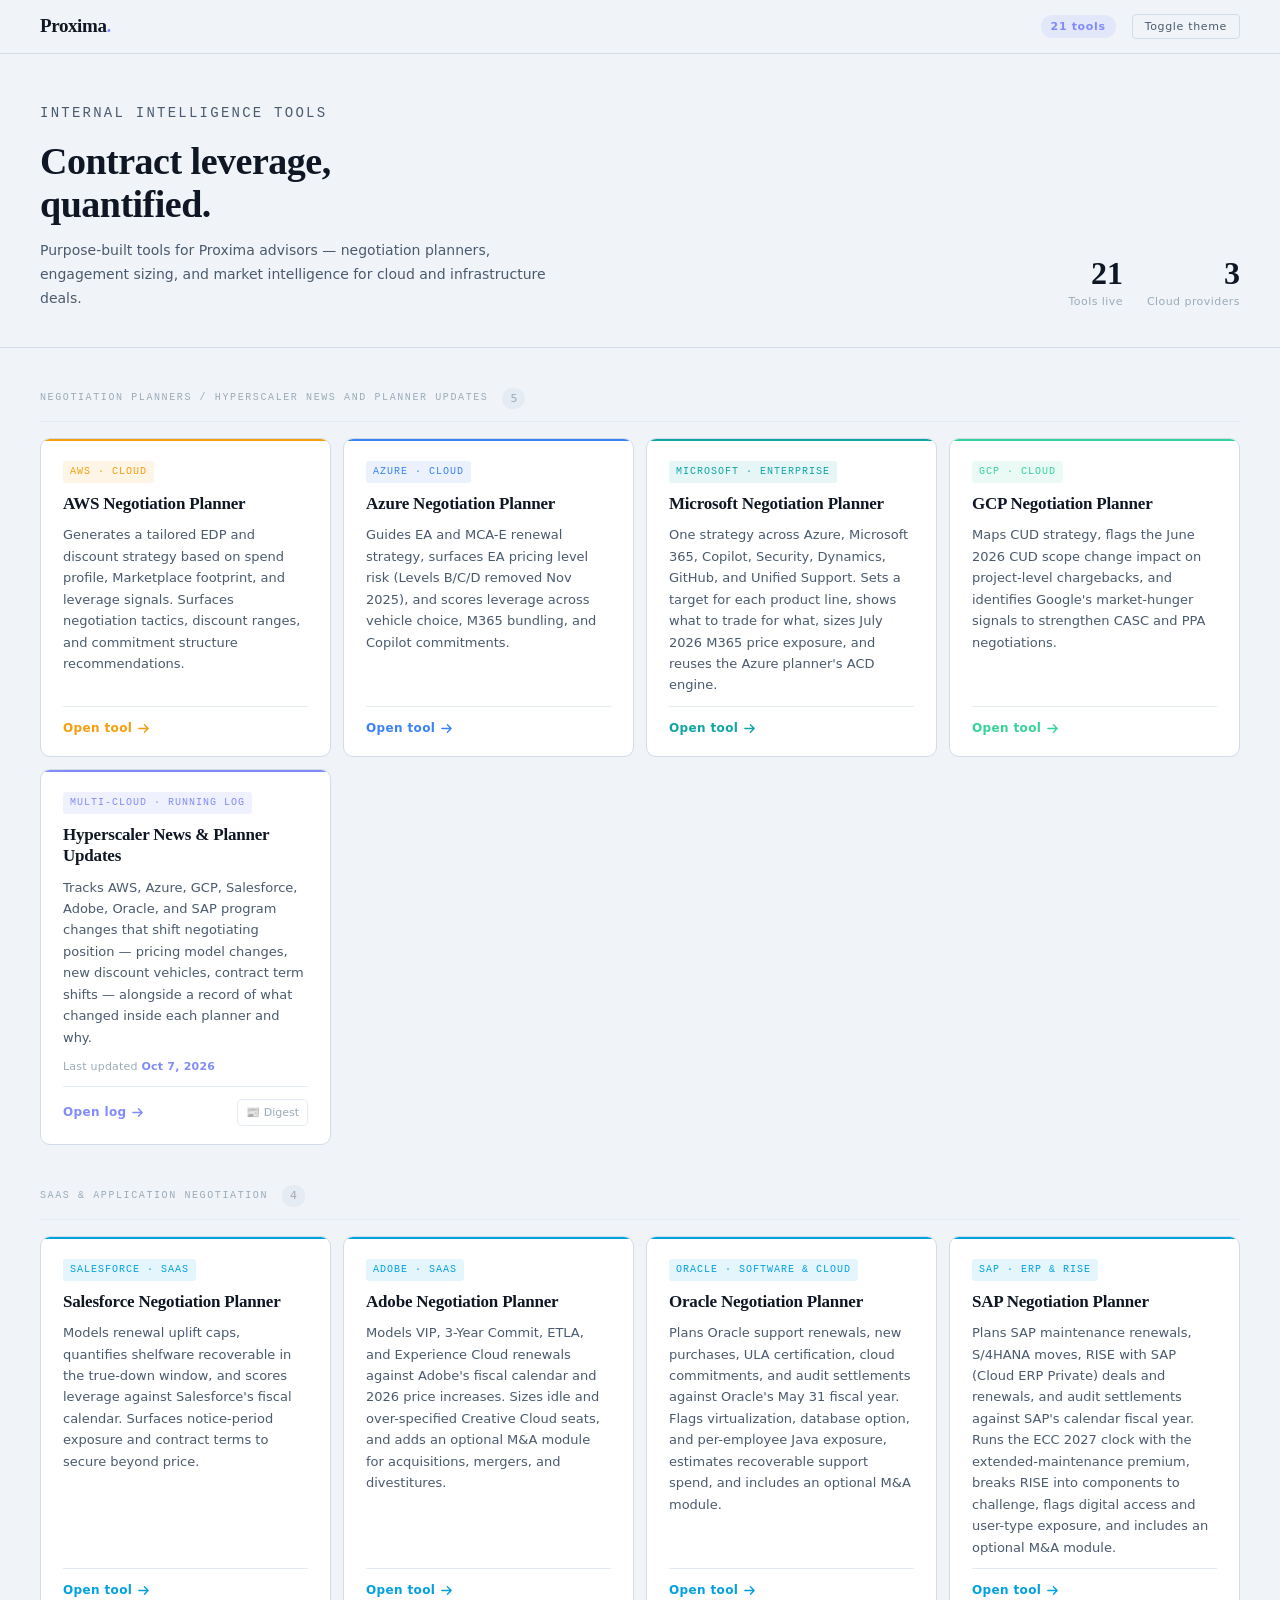
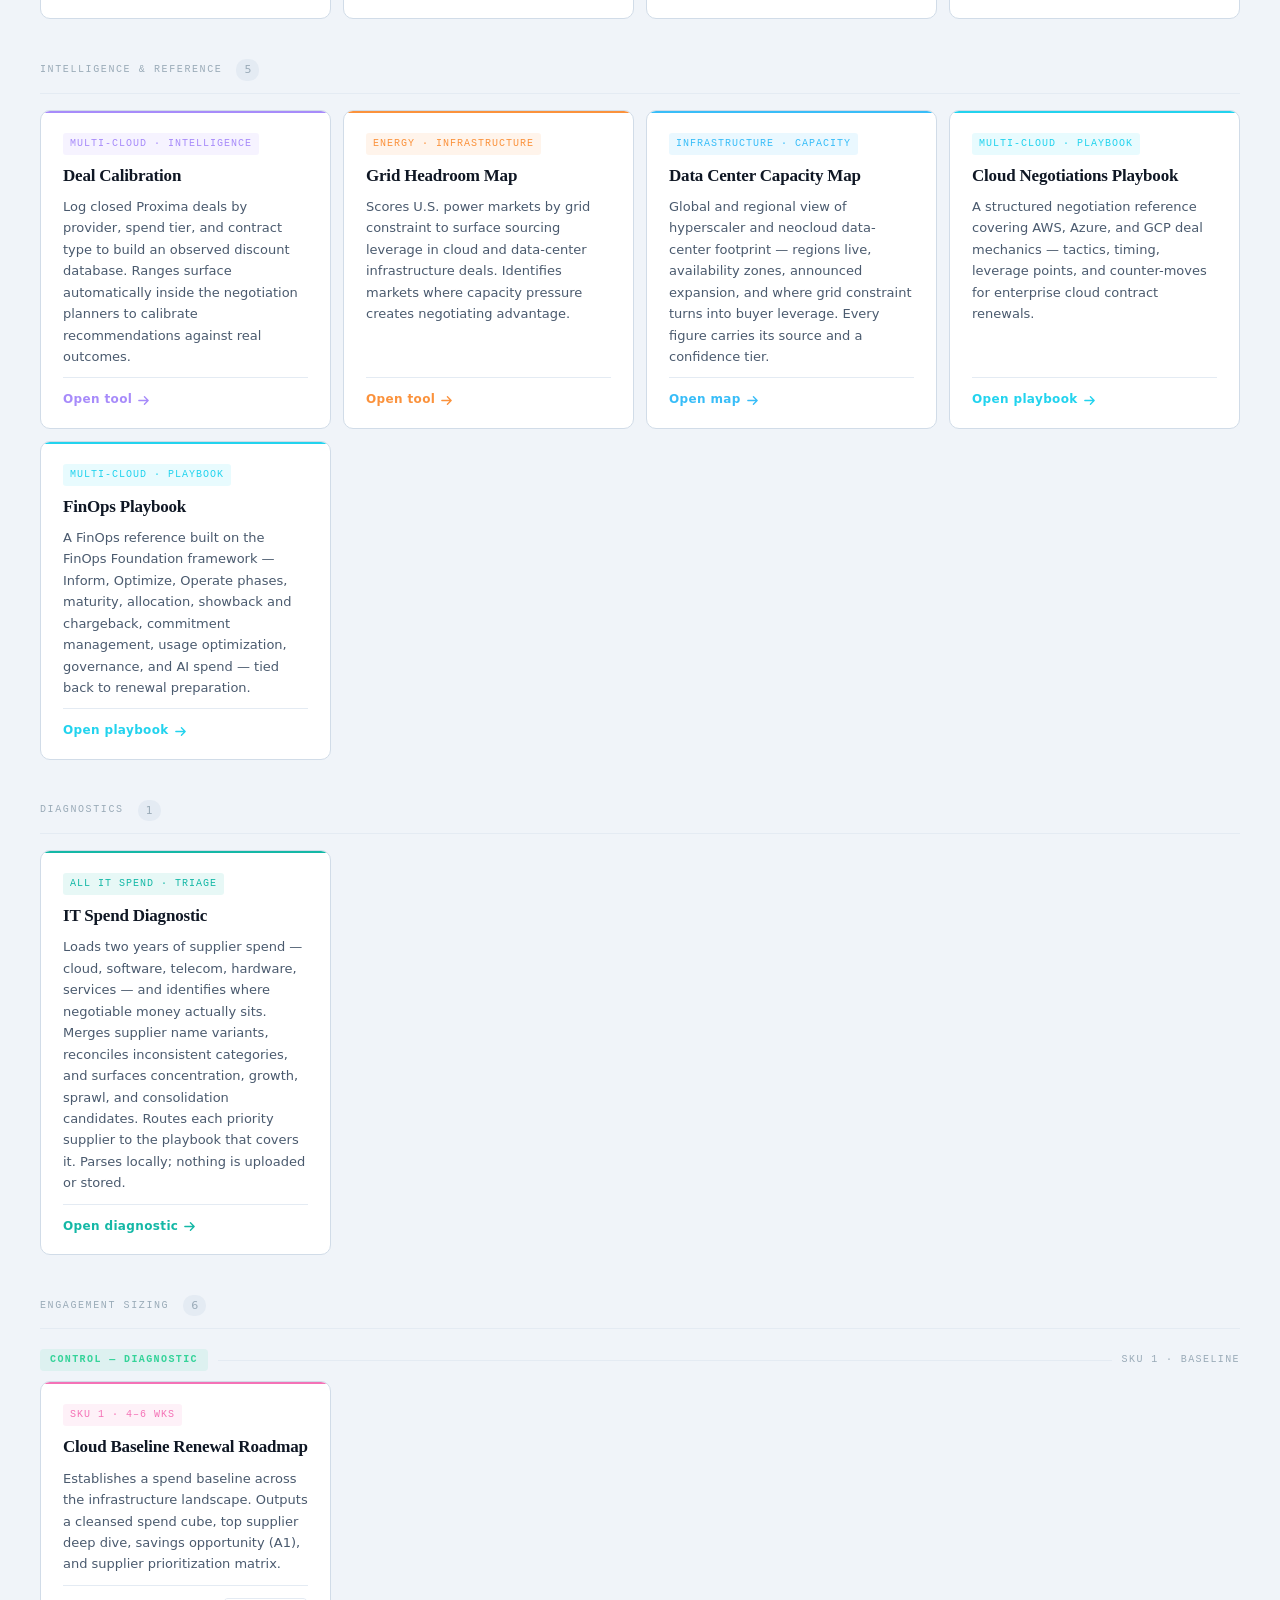
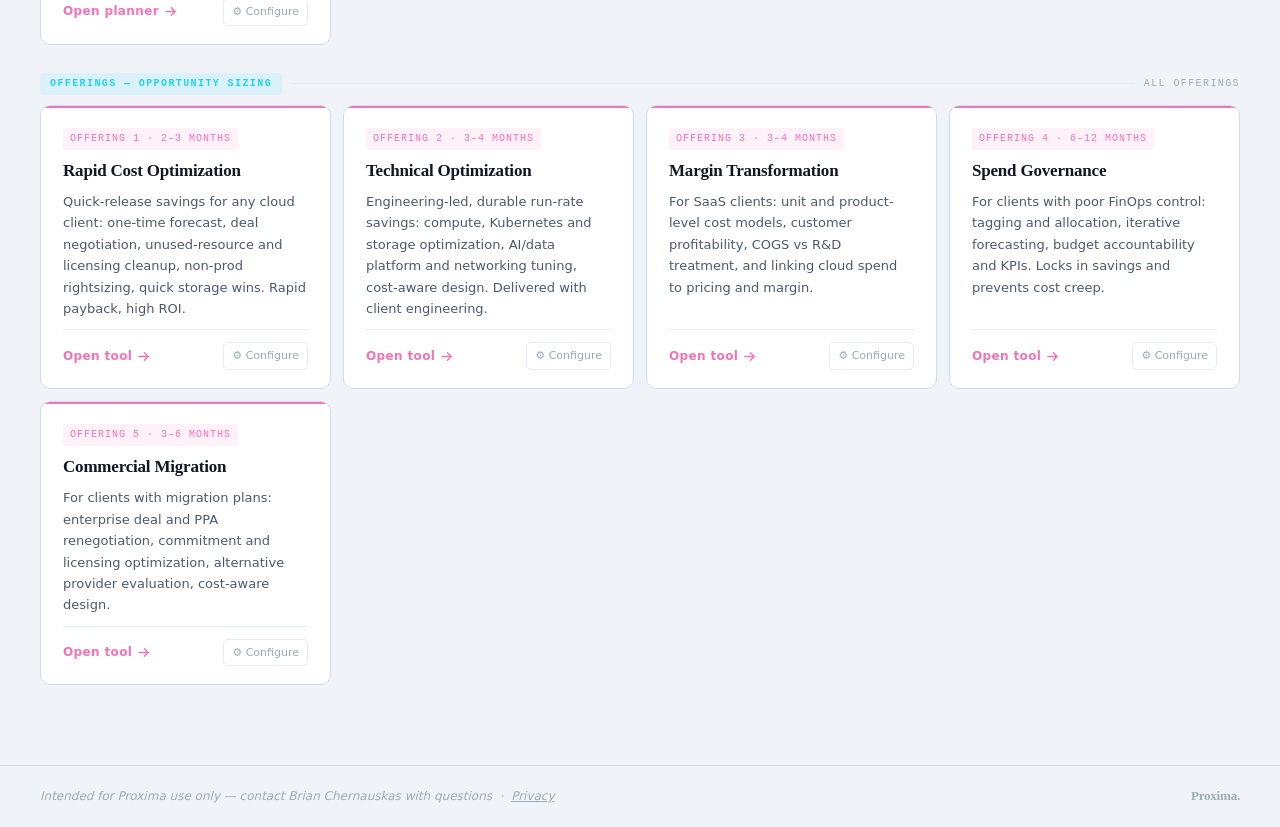
<file: index.html>
<!DOCTYPE html>
<html lang="en" data-theme="light">
<head>
  <meta charset="UTF-8">
  <script async src="https://www.googletagmanager.com/gtag/js?id=G-N5E1D26WRG"></script>
  <script>window.dataLayer=window.dataLayer||[];function gtag(){dataLayer.push(arguments);}gtag('js',new Date());gtag('config','G-N5E1D26WRG');</script>
  <meta name="viewport" content="width=device-width, initial-scale=1.0">
  <title>Proxima — Intelligence Tools</title>
  <style>
    :root {
      --bg:           #080D16;
      --surface:      #0F1724;
      --card:         #111B2B;
      --card-hover:   #152235;
      --border:       #1E2D42;
      --border-sub:   #162030;
      --text:         #E8EFF8;
      --text-2:       #7D8FA3;
      --text-3:       #3E5068;
      --proxima:      #818CF8;
      --proxima-dim:  rgba(129,140,248,.12);
      --aws:          #F59E0B;
      --aws-dim:      rgba(245,158,11,.1);
      --azure:        #3B82F6;
      --azure-dim:    rgba(59,130,246,.1);
      --microsoft:    #0EA5A4;
      --microsoft-dim: rgba(14,165,164,.1);
      --gcp:          #34D399;
      --gcp-dim:      rgba(52,211,153,.1);
      --grid:         #FB923C;
      --grid-dim:     rgba(251,146,60,.1);
      --capacity:     #38BDF8;
      --capacity-dim: rgba(56,189,248,.1);
      --playbook:     #22D3EE;
      --playbook-dim: rgba(34,211,238,.1);
      --deals:        #A78BFA;
      --deals-dim:    rgba(167,139,250,.1);
      --baseline:     #F472B6;
      --baseline-dim: rgba(244,114,182,.1);
      --news:         #818CF8;
      --news-dim:     rgba(129,140,248,.12);
      --saas:         #00A1E0;
      --saas-dim:     rgba(0,161,224,.1);
      --spend:        #14B8A6;
      --spend-dim:    rgba(20,184,166,.1);
    }
    :root[data-theme="light"],
    @media (prefers-color-scheme: light) { :root:not([data-theme="dark"]) {
      --bg:          #F0F4F9;
      --surface:     #FFFFFF;
      --card:        #FFFFFF;
      --card-hover:  #F7F9FC;
      --border:      #D1DCE8;
      --border-sub:  #E4EBF3;
      --text:        #0F1724;
      --text-2:      #4A5A6E;
      --text-3:      #9AABB8;
    }}
    :root[data-theme="light"] {
      --bg:#F0F4F9; --surface:#FFFFFF; --card:#FFFFFF; --card-hover:#F7F9FC;
      --border:#D1DCE8; --border-sub:#E4EBF3; --text:#0F1724; --text-2:#4A5A6E; --text-3:#9AABB8;
    }
    :root[data-theme="dark"] {
      --bg:#080D16; --surface:#0F1724; --card:#111B2B; --card-hover:#152235;
      --border:#1E2D42; --border-sub:#162030; --text:#E8EFF8; --text-2:#7D8FA3; --text-3:#3E5068;
    }

    *, *::before, *::after { box-sizing: border-box; margin: 0; padding: 0; }
    html { scroll-behavior: smooth; }
    body { background: var(--bg); color: var(--text); font-family: 'Segoe UI', system-ui, -apple-system, sans-serif; font-size: 15px; line-height: 1.6; min-height: 100vh; }
    a { color: inherit; text-decoration: none; }

    /* AUTH GATE */

    /* HEADER */
    .site-header { border-bottom:1px solid var(--border);padding:0 40px;display:flex;align-items:center;justify-content:space-between;height:54px; }
    .wordmark { font-family:Georgia,serif;font-size:19px;font-weight:700;letter-spacing:-.4px;color:var(--text); }
    .wordmark span { color:var(--proxima); }
    .header-right { display:flex;align-items:center;gap:16px; }
    .tool-count-pill { font-size:11px;font-weight:600;letter-spacing:.06em;background:var(--proxima-dim);color:var(--proxima);padding:3px 10px;border-radius:20px; }
    .theme-toggle { background:none;border:1px solid var(--border);color:var(--text-2);cursor:pointer;padding:5px 12px;font-size:11px;letter-spacing:.06em;font-family:inherit;border-radius:4px; }
    .theme-toggle:hover { border-color:var(--text-2);color:var(--text); }

    /* HERO */
    .hero { padding:48px 40px 36px;display:flex;align-items:flex-end;justify-content:space-between;gap:40px;border-bottom:1px solid var(--border); }
    .hero-left { max-width:520px; }
    .hero-eyebrow { font-family:'Courier New',monospace;font-size:10px;letter-spacing:.16em;text-transform:uppercase;color:var(--proxima);margin-bottom:14px; }
    .hero h1 { font-family:Georgia,serif;font-size:clamp(26px,3.5vw,38px);font-weight:700;line-height:1.15;letter-spacing:-.5px;color:var(--text);text-wrap:balance;margin-bottom:12px; }
    .hero p { font-size:14px;color:var(--text-2);line-height:1.7; }
    .hero-stats { display:flex;gap:24px;flex-shrink:0; }
    .hero-stat { text-align:right; }
    .hero-stat-num { font-family:Georgia,serif;font-size:32px;font-weight:700;line-height:1;color:var(--text); }
    .hero-stat-label { font-size:11px;color:var(--text-3);letter-spacing:.04em;margin-top:4px; }
    @media(max-width:640px) { .hero { flex-direction:column;padding:32px 20px 24px; } .hero-stats { display:none; } }

    /* TOOL SECTIONS */
    .tools-section { padding:0 40px 80px; }
    @media(max-width:640px) { .tools-section { padding:0 20px 60px; } }

    .tool-group { margin-top:40px; }
    .group-header { display:flex;align-items:center;gap:14px;margin-bottom:16px;padding-bottom:12px;border-bottom:1px solid var(--border-sub); }
    .group-label { font-family:'Courier New',monospace;font-size:10px;letter-spacing:.16em;text-transform:uppercase;color:var(--text-3); }
    .group-count { font-size:11px;color:var(--text-3);background:var(--border-sub);padding:2px 8px;border-radius:10px; }

    /* CARD GRID */
    .tool-grid { display:grid;grid-template-columns:repeat(auto-fill,minmax(280px,1fr));gap:12px; }

    /* CARD — use div so nested links are valid */
    .tool-card {
      background:var(--card);
      border:1px solid var(--border);
      border-radius:10px;
      padding:22px 22px 18px;
      display:flex;
      flex-direction:column;
      gap:10px;
      position:relative;
      cursor:pointer;
      transition:background .15s, border-color .15s, transform .12s;
      overflow:hidden;
    }
    .tool-card::before { content:'';position:absolute;top:0;left:0;right:0;height:2px; }
    .tool-card:hover { background:var(--card-hover);border-color:var(--border);transform:translateY(-1px); }

    .tool-card.aws::before    { background:var(--aws); }
    .tool-card.azure::before  { background:var(--azure); }
    .tool-card.microsoft::before { background:var(--microsoft); }
    .tool-card.gcp::before    { background:var(--gcp); }
    .tool-card.grid::before   { background:var(--grid); }
    .tool-card.capacity::before { background:var(--capacity); }
    .tool-card.playbook::before { background:var(--playbook); }
    .tool-card.deals::before  { background:var(--deals); }
    .tool-card.baseline::before { background:var(--baseline); }
    .tool-card.news::before { background:var(--news); }
    .tool-card.saas::before { background:var(--saas); }
    .tool-card.spend::before { background:var(--spend); }

    .tool-tag { font-family:'Courier New',monospace;font-size:10px;letter-spacing:.1em;text-transform:uppercase;padding:3px 7px;display:inline-block;width:fit-content;border-radius:3px; }
    .aws .tool-tag      { color:var(--aws);      background:var(--aws-dim); }
    .azure .tool-tag    { color:var(--azure);    background:var(--azure-dim); }
    .microsoft .tool-tag { color:var(--microsoft); background:var(--microsoft-dim); }
    .gcp .tool-tag      { color:var(--gcp);      background:var(--gcp-dim); }
    .grid .tool-tag     { color:var(--grid);     background:var(--grid-dim); }
    .capacity .tool-tag { color:var(--capacity); background:var(--capacity-dim); }
    .playbook .tool-tag { color:var(--playbook); background:var(--playbook-dim); }
    .deals .tool-tag    { color:var(--deals);    background:var(--deals-dim); }
    .baseline .tool-tag { color:var(--baseline); background:var(--baseline-dim); }
    .news .tool-tag     { color:var(--news);     background:var(--news-dim); }
    .saas .tool-tag     { color:var(--saas);     background:var(--saas-dim); }
    .spend .tool-tag    { color:var(--spend);    background:var(--spend-dim); }

    .tool-name { font-family:Georgia,serif;font-size:17px;font-weight:700;letter-spacing:-.2px;color:var(--text);line-height:1.25; }
    .tool-desc { font-size:13px;color:var(--text-2);line-height:1.65;flex:1; }

    .tool-footer { display:flex;align-items:center;justify-content:space-between;padding-top:12px;border-top:1px solid var(--border-sub);margin-top:auto; }
    .tool-link { display:inline-flex;align-items:center;gap:5px;font-size:12px;font-weight:600;letter-spacing:.03em; }
    .tool-link svg { transition:transform .15s; }
    .tool-card:hover .tool-link svg { transform:translateX(3px); }

    .aws .tool-link      { color:var(--aws); }
    .azure .tool-link    { color:var(--azure); }
    .microsoft .tool-link { color:var(--microsoft); }
    .gcp .tool-link      { color:var(--gcp); }
    .grid .tool-link     { color:var(--grid); }
    .capacity .tool-link { color:var(--capacity); }
    .playbook .tool-link { color:var(--playbook); }
    .deals .tool-link    { color:var(--deals); }
    .baseline .tool-link { color:var(--baseline); }
    .news .tool-link     { color:var(--news); }
    .saas .tool-link     { color:var(--saas); }
    .spend .tool-link    { color:var(--spend); }
    .news-stamp { font-size:11px;color:var(--text-3);font-variant-numeric:tabular-nums;letter-spacing:.02em; }
    .news-stamp strong { color:var(--news);font-weight:600; }

    .tool-config-link { font-size:11px;color:var(--text-3);display:inline-flex;align-items:center;gap:4px;padding:4px 8px;border-radius:5px;border:1px solid var(--border-sub); }
    .tool-config-link, .tool-link { white-space:nowrap; flex-shrink:0; }
    .tool-config-link:hover { color:var(--text-2);border-color:var(--border); }

    /* COMING SOON CARDS */
    .tool-card.soon { opacity:.55;cursor:default;pointer-events:none; }
    .soon-badge { font-size:10px;font-weight:700;letter-spacing:.08em;text-transform:uppercase;padding:2px 8px;border-radius:3px;background:var(--border);color:var(--text-3);margin-left:auto; }

    /* PHASE SUB-HEADERS */
    .phase-header { display:flex;align-items:center;gap:10px;margin:20px 0 10px;font-family:'Courier New',monospace;font-size:10px;letter-spacing:.14em;text-transform:uppercase; }
    .phase-pill { padding:3px 10px;border-radius:4px;font-weight:700; }
    .phase-control   { color:#34d399;background:rgba(52,211,153,.1); }
    .phase-optimize  { color:#22d3ee;background:rgba(34,211,238,.1); }
    .phase-transform { color:#a78bfa;background:rgba(167,139,250,.1); }
    .phase-line { flex:1;height:1px;background:var(--border-sub); }

    /* FOOTER */
    .site-footer { border-top:1px solid var(--border);padding:20px 40px;display:flex;align-items:center;justify-content:space-between;flex-wrap:wrap;gap:8px; }
    .site-footer p { font-size:12px;color:var(--text-3);font-style:italic; }
    .footer-wordmark { font-family:Georgia,serif;font-size:13px;font-weight:700;color:var(--text-3);letter-spacing:-.2px; }

    @media(max-width:640px) { .site-header { padding:0 20px; } .site-footer { padding:20px; } }
  </style>
</head>
<body>

<header class="site-header">
  <div class="wordmark">Proxima<span>.</span></div>
  <div class="header-right">
    <div class="tool-count-pill" id="tool-count"></div>
    <button class="theme-toggle" onclick="toggleTheme()">Toggle theme</button>
  </div>
</header>

<section class="hero">
  <div class="hero-left">
    <p class="hero-eyebrow">Internal Intelligence Tools</p>
    <h1>Contract leverage,<br>quantified.</h1>
    <p>Purpose-built tools for Proxima advisors — negotiation planners, engagement sizing, and market intelligence for cloud and infrastructure deals.</p>
  </div>
  <div class="hero-stats">
    <div class="hero-stat">
      <div class="hero-stat-num" id="stat-tools">7</div>
      <div class="hero-stat-label">Tools live</div>
    </div>
    <div class="hero-stat">
      <div class="hero-stat-num">3</div>
      <div class="hero-stat-label">Cloud providers</div>
    </div>
  </div>
</section>

<section class="tools-section">

  <!-- NEGOTIATION PLANNERS -->
  <div class="tool-group">
    <div class="group-header">
      <span class="group-label">Negotiation Planners / Hyperscaler News and Planner Updates</span>
      <span class="group-count">5</span>
    </div>
    <div class="tool-grid">

      <div class="tool-card aws" onclick="window.open('https://tools.briansavesbillions.com/aws-negotiation-planner/','_blank')">
        <span class="tool-tag">AWS · Cloud</span>
        <div class="tool-name">AWS Negotiation Planner</div>
        <p class="tool-desc">Generates a tailored EDP and discount strategy based on spend profile, Marketplace footprint, and leverage signals. Surfaces negotiation tactics, discount ranges, and commitment structure recommendations.</p>
        <div class="tool-footer">
          <span class="tool-link">Open tool <svg width="13" height="13" viewBox="0 0 14 14" fill="none"><path d="M2 7h10M8 3l4 4-4 4" stroke="currentColor" stroke-width="1.5" stroke-linecap="round" stroke-linejoin="round"/></svg></span>
        </div>
      </div>

      <div class="tool-card azure" onclick="window.open('https://tools.briansavesbillions.com/azure-negotiation-planner/','_blank')">
        <span class="tool-tag">Azure · Cloud</span>
        <div class="tool-name">Azure Negotiation Planner</div>
        <p class="tool-desc">Guides EA and MCA-E renewal strategy, surfaces EA pricing level risk (Levels B/C/D removed Nov 2025), and scores leverage across vehicle choice, M365 bundling, and Copilot commitments.</p>
        <div class="tool-footer">
          <span class="tool-link">Open tool <svg width="13" height="13" viewBox="0 0 14 14" fill="none"><path d="M2 7h10M8 3l4 4-4 4" stroke="currentColor" stroke-width="1.5" stroke-linecap="round" stroke-linejoin="round"/></svg></span>
        </div>
      </div>

      <div class="tool-card microsoft" onclick="window.open('https://tools.briansavesbillions.com/microsoft-negotiation-planner/','_blank')">
        <span class="tool-tag">Microsoft · Enterprise</span>
        <div class="tool-name">Microsoft Negotiation Planner</div>
        <p class="tool-desc">One strategy across Azure, Microsoft 365, Copilot, Security, Dynamics, GitHub, and Unified Support. Sets a target for each product line, shows what to trade for what, sizes July 2026 M365 price exposure, and reuses the Azure planner's ACD engine.</p>
        <div class="tool-footer">
          <span class="tool-link">Open tool <svg width="13" height="13" viewBox="0 0 14 14" fill="none"><path d="M2 7h10M8 3l4 4-4 4" stroke="currentColor" stroke-width="1.5" stroke-linecap="round" stroke-linejoin="round"/></svg></span>
        </div>
      </div>

      <div class="tool-card gcp" onclick="window.open('https://tools.briansavesbillions.com/gcp-negotiation-planner/','_blank')">
        <span class="tool-tag">GCP · Cloud</span>
        <div class="tool-name">GCP Negotiation Planner</div>
        <p class="tool-desc">Maps CUD strategy, flags the June 2026 CUD scope change impact on project-level chargebacks, and identifies Google's market-hunger signals to strengthen CASC and PPA negotiations.</p>
        <div class="tool-footer">
          <span class="tool-link">Open tool <svg width="13" height="13" viewBox="0 0 14 14" fill="none"><path d="M2 7h10M8 3l4 4-4 4" stroke="currentColor" stroke-width="1.5" stroke-linecap="round" stroke-linejoin="round"/></svg></span>
        </div>
      </div>

      <div class="tool-card news" onclick="window.open('https://tools.briansavesbillions.com/updates.html','_blank')">
        <span class="tool-tag">Multi-Cloud · Running Log</span>
        <div class="tool-name">Hyperscaler News &amp; Planner Updates</div>
        <p class="tool-desc">Tracks AWS, Azure, GCP, Salesforce, Adobe, Oracle, and SAP program changes that shift negotiating position — pricing model changes, new discount vehicles, contract term shifts — alongside a record of what changed inside each planner and why.</p>
        <div class="news-stamp">Last updated <strong id="news-last-updated">—</strong></div>
        <div class="tool-footer">
          <span class="tool-link">Open log <svg width="13" height="13" viewBox="0 0 14 14" fill="none"><path d="M2 7h10M8 3l4 4-4 4" stroke="currentColor" stroke-width="1.5" stroke-linecap="round" stroke-linejoin="round"/></svg></span>
          <a class="tool-config-link" id="digest-link" href="https://tools.briansavesbillions.com/digest/" target="_blank" onclick="event.stopPropagation()">📰 Digest</a>
        </div>
      </div>

    </div>
  </div>

  <!-- SAAS & APPLICATION PLANNERS -->
  <div class="tool-group">
    <div class="group-header">
      <span class="group-label">SaaS &amp; Application Negotiation</span>
      <span class="group-count">2</span>
    </div>
    <div class="tool-grid">

      <div class="tool-card saas" onclick="window.open('https://tools.briansavesbillions.com/salesforce-negotiation-planner/','_blank')">
        <span class="tool-tag">Salesforce · SaaS</span>
        <div class="tool-name">Salesforce Negotiation Planner</div>
        <p class="tool-desc">Models renewal uplift caps, quantifies shelfware recoverable in the true-down window, and scores leverage against Salesforce's fiscal calendar. Surfaces notice-period exposure and contract terms to secure beyond price.</p>
        <div class="tool-footer">
          <span class="tool-link">Open tool <svg width="13" height="13" viewBox="0 0 14 14" fill="none"><path d="M2 7h10M8 3l4 4-4 4" stroke="currentColor" stroke-width="1.5" stroke-linecap="round" stroke-linejoin="round"/></svg></span>
        </div>
      </div>

      <div class="tool-card saas" onclick="window.open('https://tools.briansavesbillions.com/adobe-negotiation-planner/','_blank')">
        <span class="tool-tag">Adobe · SaaS</span>
        <div class="tool-name">Adobe Negotiation Planner</div>
        <p class="tool-desc">Models VIP, 3-Year Commit, ETLA, and Experience Cloud renewals against Adobe's fiscal calendar and 2026 price increases. Sizes idle and over-specified Creative Cloud seats, and adds an optional M&amp;A module for acquisitions, mergers, and divestitures.</p>
        <div class="tool-footer">
          <span class="tool-link">Open tool <svg width="13" height="13" viewBox="0 0 14 14" fill="none"><path d="M2 7h10M8 3l4 4-4 4" stroke="currentColor" stroke-width="1.5" stroke-linecap="round" stroke-linejoin="round"/></svg></span>
        </div>
      </div>

      <div class="tool-card saas" onclick="window.open('https://tools.briansavesbillions.com/oracle-negotiation-planner/','_blank')">
        <span class="tool-tag">Oracle · Software &amp; Cloud</span>
        <div class="tool-name">Oracle Negotiation Planner</div>
        <p class="tool-desc">Plans Oracle support renewals, new purchases, ULA certification, cloud commitments, and audit settlements against Oracle's May 31 fiscal year. Flags virtualization, database option, and per-employee Java exposure, estimates recoverable support spend, and includes an optional M&amp;A module.</p>
        <div class="tool-footer">
          <span class="tool-link">Open tool <svg width="13" height="13" viewBox="0 0 14 14" fill="none"><path d="M2 7h10M8 3l4 4-4 4" stroke="currentColor" stroke-width="1.5" stroke-linecap="round" stroke-linejoin="round"/></svg></span>
        </div>
      </div>

      <div class="tool-card saas" onclick="window.open('https://tools.briansavesbillions.com/sap-negotiation-planner/','_blank')">
        <span class="tool-tag">SAP · ERP &amp; RISE</span>
        <div class="tool-name">SAP Negotiation Planner</div>
        <p class="tool-desc">Plans SAP maintenance renewals, S/4HANA moves, RISE with SAP (Cloud ERP Private) deals and renewals, and audit settlements against SAP's calendar fiscal year. Runs the ECC 2027 clock with the extended-maintenance premium, breaks RISE into components to challenge, flags digital access and user-type exposure, and includes an optional M&amp;A module.</p>
        <div class="tool-footer">
          <span class="tool-link">Open tool <svg width="13" height="13" viewBox="0 0 14 14" fill="none"><path d="M2 7h10M8 3l4 4-4 4" stroke="currentColor" stroke-width="1.5" stroke-linecap="round" stroke-linejoin="round"/></svg></span>
        </div>
      </div>

    </div>
  </div>

  <!-- INTELLIGENCE & REFERENCE -->
  <div class="tool-group">
    <div class="group-header">
      <span class="group-label">Intelligence & Reference</span>
      <span class="group-count">3</span>
    </div>
    <div class="tool-grid">

      <div class="tool-card deals" onclick="window.open('https://tools.briansavesbillions.com/deal-calibration/','_blank')">
        <span class="tool-tag">Multi-Cloud · Intelligence</span>
        <div class="tool-name">Deal Calibration</div>
        <p class="tool-desc">Log closed Proxima deals by provider, spend tier, and contract type to build an observed discount database. Ranges surface automatically inside the negotiation planners to calibrate recommendations against real outcomes.</p>
        <div class="tool-footer">
          <span class="tool-link">Open tool <svg width="13" height="13" viewBox="0 0 14 14" fill="none"><path d="M2 7h10M8 3l4 4-4 4" stroke="currentColor" stroke-width="1.5" stroke-linecap="round" stroke-linejoin="round"/></svg></span>
        </div>
      </div>

      <div class="tool-card grid" onclick="window.open('https://tools.briansavesbillions.com/grid-headroom-map/','_blank')">
        <span class="tool-tag">Energy · Infrastructure</span>
        <div class="tool-name">Grid Headroom Map</div>
        <p class="tool-desc">Scores U.S. power markets by grid constraint to surface sourcing leverage in cloud and data-center infrastructure deals. Identifies markets where capacity pressure creates negotiating advantage.</p>
        <div class="tool-footer">
          <span class="tool-link">Open tool <svg width="13" height="13" viewBox="0 0 14 14" fill="none"><path d="M2 7h10M8 3l4 4-4 4" stroke="currentColor" stroke-width="1.5" stroke-linecap="round" stroke-linejoin="round"/></svg></span>
        </div>
      </div>

      <div class="tool-card capacity" onclick="window.open('https://tools.briansavesbillions.com/datacenter-capacity-map/','_blank')">
        <span class="tool-tag">Infrastructure · Capacity</span>
        <div class="tool-name">Data Center Capacity Map</div>
        <p class="tool-desc">Global and regional view of hyperscaler and neocloud data-center footprint — regions live, availability zones, announced expansion, and where grid constraint turns into buyer leverage. Every figure carries its source and a confidence tier.</p>
        <div class="tool-footer">
          <span class="tool-link">Open map <svg width="13" height="13" viewBox="0 0 14 14" fill="none"><path d="M2 7h10M8 3l4 4-4 4" stroke="currentColor" stroke-width="1.5" stroke-linecap="round" stroke-linejoin="round"/></svg></span>
        </div>
      </div>

      <div class="tool-card playbook" onclick="window.open('https://tools.briansavesbillions.com/cloud-negotiation-playbook/','_blank')">
        <span class="tool-tag">Multi-Cloud · Playbook</span>
        <div class="tool-name">Cloud Negotiations Playbook</div>
        <p class="tool-desc">A structured negotiation reference covering AWS, Azure, and GCP deal mechanics — tactics, timing, leverage points, and counter-moves for enterprise cloud contract renewals.</p>
        <div class="tool-footer">
          <span class="tool-link">Open playbook <svg width="13" height="13" viewBox="0 0 14 14" fill="none"><path d="M2 7h10M8 3l4 4-4 4" stroke="currentColor" stroke-width="1.5" stroke-linecap="round" stroke-linejoin="round"/></svg></span>
        </div>
      </div>

      <div class="tool-card playbook" onclick="window.open('https://tools.briansavesbillions.com/finops-playbook/','_blank')">
        <span class="tool-tag">Multi-Cloud · Playbook</span>
        <div class="tool-name">FinOps Playbook</div>
        <p class="tool-desc">A FinOps reference built on the FinOps Foundation framework — Inform, Optimize, Operate phases, maturity, allocation, showback and chargeback, commitment management, usage optimization, governance, and AI spend — tied back to renewal preparation.</p>
        <div class="tool-footer">
          <span class="tool-link">Open playbook <svg width="13" height="13" viewBox="0 0 14 14" fill="none"><path d="M2 7h10M8 3l4 4-4 4" stroke="currentColor" stroke-width="1.5" stroke-linecap="round" stroke-linejoin="round"/></svg></span>
        </div>
      </div>

    </div>
  </div>

  <!-- DIAGNOSTICS -->
  <div class="tool-group">
    <div class="group-header">
      <span class="group-label">Diagnostics</span>
      <span class="group-count">1</span>
    </div>
    <div class="tool-grid">

      <div class="tool-card spend" onclick="window.open('https://tools.briansavesbillions.com/it-spend-diagnostic/','_blank')">
        <span class="tool-tag">All IT Spend · Triage</span>
        <div class="tool-name">IT Spend Diagnostic</div>
        <p class="tool-desc">Loads two years of supplier spend — cloud, software, telecom, hardware, services — and identifies where negotiable money actually sits. Merges supplier name variants, reconciles inconsistent categories, and surfaces concentration, growth, sprawl, and consolidation candidates. Routes each priority supplier to the playbook that covers it. Parses locally; nothing is uploaded or stored.</p>
        <div class="tool-footer">
          <span class="tool-link">Open diagnostic <svg width="13" height="13" viewBox="0 0 14 14" fill="none"><path d="M2 7h10M8 3l4 4-4 4" stroke="currentColor" stroke-width="1.5" stroke-linecap="round" stroke-linejoin="round"/></svg></span>
        </div>
      </div>

    </div>
  </div>

  <!-- ENGAGEMENT SIZING -->
  <div class="tool-group">
    <div class="group-header">
      <span class="group-label">Engagement Sizing</span>
      <span class="group-count">8</span>
    </div>

    <!-- CONTROL -->
    <div class="phase-header">
      <span class="phase-pill phase-control">Control — Diagnostic</span>
      <div class="phase-line"></div>
      <span style="font-size:10px;color:var(--text-3)">SKU 1 · Baseline</span>
    </div>
    <div class="tool-grid">

      <div class="tool-card baseline" onclick="window.open('https://tools.briansavesbillions.com/cloud-baseline-planner/','_blank')">
        <span class="tool-tag">SKU 1 · 4–6 wks</span>
        <div class="tool-name">Cloud Baseline Renewal Roadmap</div>
        <p class="tool-desc">Establishes a spend baseline across the infrastructure landscape. Outputs a cleansed spend cube, top supplier deep dive, savings opportunity (A1), and supplier prioritization matrix.</p>
        <div class="tool-footer">
          <span class="tool-link">Open planner <svg width="13" height="13" viewBox="0 0 14 14" fill="none"><path d="M2 7h10M8 3l4 4-4 4" stroke="currentColor" stroke-width="1.5" stroke-linecap="round" stroke-linejoin="round"/></svg></span>
          <a class="tool-config-link" href="https://tools.briansavesbillions.com/cloud-baseline-planner/config.html" target="_blank" onclick="event.stopPropagation()">⚙ Configure</a>
        </div>
      </div>

    </div>

    <!-- OFFERINGS -->
    <div class="phase-header" style="margin-top:28px">
      <span class="phase-pill phase-optimize">Offerings — Opportunity Sizing</span>
      <div class="phase-line"></div>
      <span style="font-size:10px;color:var(--text-3)"><a href="https://tools.briansavesbillions.com/" target="_blank" style="color:inherit">All offerings</a></span>
    </div>
    <div class="tool-grid">

      <div class="tool-card baseline" onclick="window.open('https://tools.briansavesbillions.com/rapid-cost-optimization/','_blank')">
        <span class="tool-tag">Offering 1 · 2–3 months</span>
        <div class="tool-name">Rapid Cost Optimization</div>
        <p class="tool-desc">Quick-release savings for any cloud client: one-time forecast, deal negotiation, unused-resource and licensing cleanup, non-prod rightsizing, quick storage wins. Rapid payback, high ROI.</p>
        <div class="tool-footer">
          <span class="tool-link">Open tool <svg width="13" height="13" viewBox="0 0 14 14" fill="none"><path d="M2 7h10M8 3l4 4-4 4" stroke="currentColor" stroke-width="1.5" stroke-linecap="round" stroke-linejoin="round"/></svg></span>
          <a class="tool-config-link" href="https://tools.briansavesbillions.com/rapid-cost-optimization/?config" target="_blank" onclick="event.stopPropagation()">⚙ Configure</a>
        </div>
      </div>

      <div class="tool-card baseline" onclick="window.open('https://tools.briansavesbillions.com/technical-optimization/','_blank')">
        <span class="tool-tag">Offering 2 · 3–4 months</span>
        <div class="tool-name">Technical Optimization</div>
        <p class="tool-desc">Engineering-led, durable run-rate savings: compute, Kubernetes and storage optimization, AI/data platform and networking tuning, cost-aware design. Delivered with client engineering.</p>
        <div class="tool-footer">
          <span class="tool-link">Open tool <svg width="13" height="13" viewBox="0 0 14 14" fill="none"><path d="M2 7h10M8 3l4 4-4 4" stroke="currentColor" stroke-width="1.5" stroke-linecap="round" stroke-linejoin="round"/></svg></span>
          <a class="tool-config-link" href="https://tools.briansavesbillions.com/technical-optimization/?config" target="_blank" onclick="event.stopPropagation()">⚙ Configure</a>
        </div>
      </div>

      <div class="tool-card baseline" onclick="window.open('https://tools.briansavesbillions.com/margin-transformation/','_blank')">
        <span class="tool-tag">Offering 3 · 3–4 months</span>
        <div class="tool-name">Margin Transformation</div>
        <p class="tool-desc">For SaaS clients: unit and product-level cost models, customer profitability, COGS vs R&amp;D treatment, and linking cloud spend to pricing and margin.</p>
        <div class="tool-footer">
          <span class="tool-link">Open tool <svg width="13" height="13" viewBox="0 0 14 14" fill="none"><path d="M2 7h10M8 3l4 4-4 4" stroke="currentColor" stroke-width="1.5" stroke-linecap="round" stroke-linejoin="round"/></svg></span>
          <a class="tool-config-link" href="https://tools.briansavesbillions.com/margin-transformation/?config" target="_blank" onclick="event.stopPropagation()">⚙ Configure</a>
        </div>
      </div>

      <div class="tool-card baseline" onclick="window.open('https://tools.briansavesbillions.com/spend-governance/','_blank')">
        <span class="tool-tag">Offering 4 · 6–12 months</span>
        <div class="tool-name">Spend Governance</div>
        <p class="tool-desc">For clients with poor FinOps control: tagging and allocation, iterative forecasting, budget accountability and KPIs. Locks in savings and prevents cost creep.</p>
        <div class="tool-footer">
          <span class="tool-link">Open tool <svg width="13" height="13" viewBox="0 0 14 14" fill="none"><path d="M2 7h10M8 3l4 4-4 4" stroke="currentColor" stroke-width="1.5" stroke-linecap="round" stroke-linejoin="round"/></svg></span>
          <a class="tool-config-link" href="https://tools.briansavesbillions.com/spend-governance/?config" target="_blank" onclick="event.stopPropagation()">⚙ Configure</a>
        </div>
      </div>

      <div class="tool-card baseline" onclick="window.open('https://tools.briansavesbillions.com/commercial-migration/','_blank')">
        <span class="tool-tag">Offering 5 · 3–6 months</span>
        <div class="tool-name">Commercial Migration</div>
        <p class="tool-desc">For clients with migration plans: enterprise deal and PPA renegotiation, commitment and licensing optimization, alternative provider evaluation, cost-aware design.</p>
        <div class="tool-footer">
          <span class="tool-link">Open tool <svg width="13" height="13" viewBox="0 0 14 14" fill="none"><path d="M2 7h10M8 3l4 4-4 4" stroke="currentColor" stroke-width="1.5" stroke-linecap="round" stroke-linejoin="round"/></svg></span>
          <a class="tool-config-link" href="https://tools.briansavesbillions.com/commercial-migration/?config" target="_blank" onclick="event.stopPropagation()">⚙ Configure</a>
        </div>
      </div>

    </div>

  </div>

</section>

<footer class="site-footer">
  <p>Intended for Proxima use only — contact Brian Chernauskas with questions &nbsp;·&nbsp; <a href="privacy.html" style="text-decoration:underline">Privacy</a></p>
  <div class="footer-wordmark">Proxima.</div>
</footer>

<script>

  // Bump this whenever a new entry is added to updates.html
  const NEWS_LAST_UPDATED = '2026-10-07';
  (function () {
    const [y, m, d] = NEWS_LAST_UPDATED.split('-').map(Number);
    document.getElementById('news-last-updated').textContent =
      new Date(y, m - 1, d).toLocaleDateString('en-US', { month: 'short', day: 'numeric', year: 'numeric' });
  })();

  // Digest link always resolves to whichever issue in issues.json has the newest date
  fetch('https://tools.briansavesbillions.com/digest/issues.json')
    .then(r => r.json())
    .then(issues => {
      const latest = issues.reduce((a, b) => a.date > b.date ? a : b);
      document.getElementById('digest-link').href =
        `https://tools.briansavesbillions.com/digest/${latest.slug}.html`;
    })
    .catch(() => {}); // falls back to the archive link already in the href

  const count = document.querySelectorAll('.tool-card').length;
  document.getElementById('tool-count').textContent = count + ' tools';
  document.getElementById('stat-tools').textContent = count;

  // Group counts are derived, not hand-maintained — they drifted out of sync once already.
  document.querySelectorAll('.tool-group').forEach(g => {
    const pill = g.querySelector('.group-count');
    if (pill) pill.textContent = g.querySelectorAll('.tool-card').length;
  });

  function toggleTheme() {
    const root = document.documentElement;
    root.setAttribute('data-theme', root.getAttribute('data-theme') === 'dark' ? 'light' : 'dark');
  }
</script>
</body>
</html>
</file>
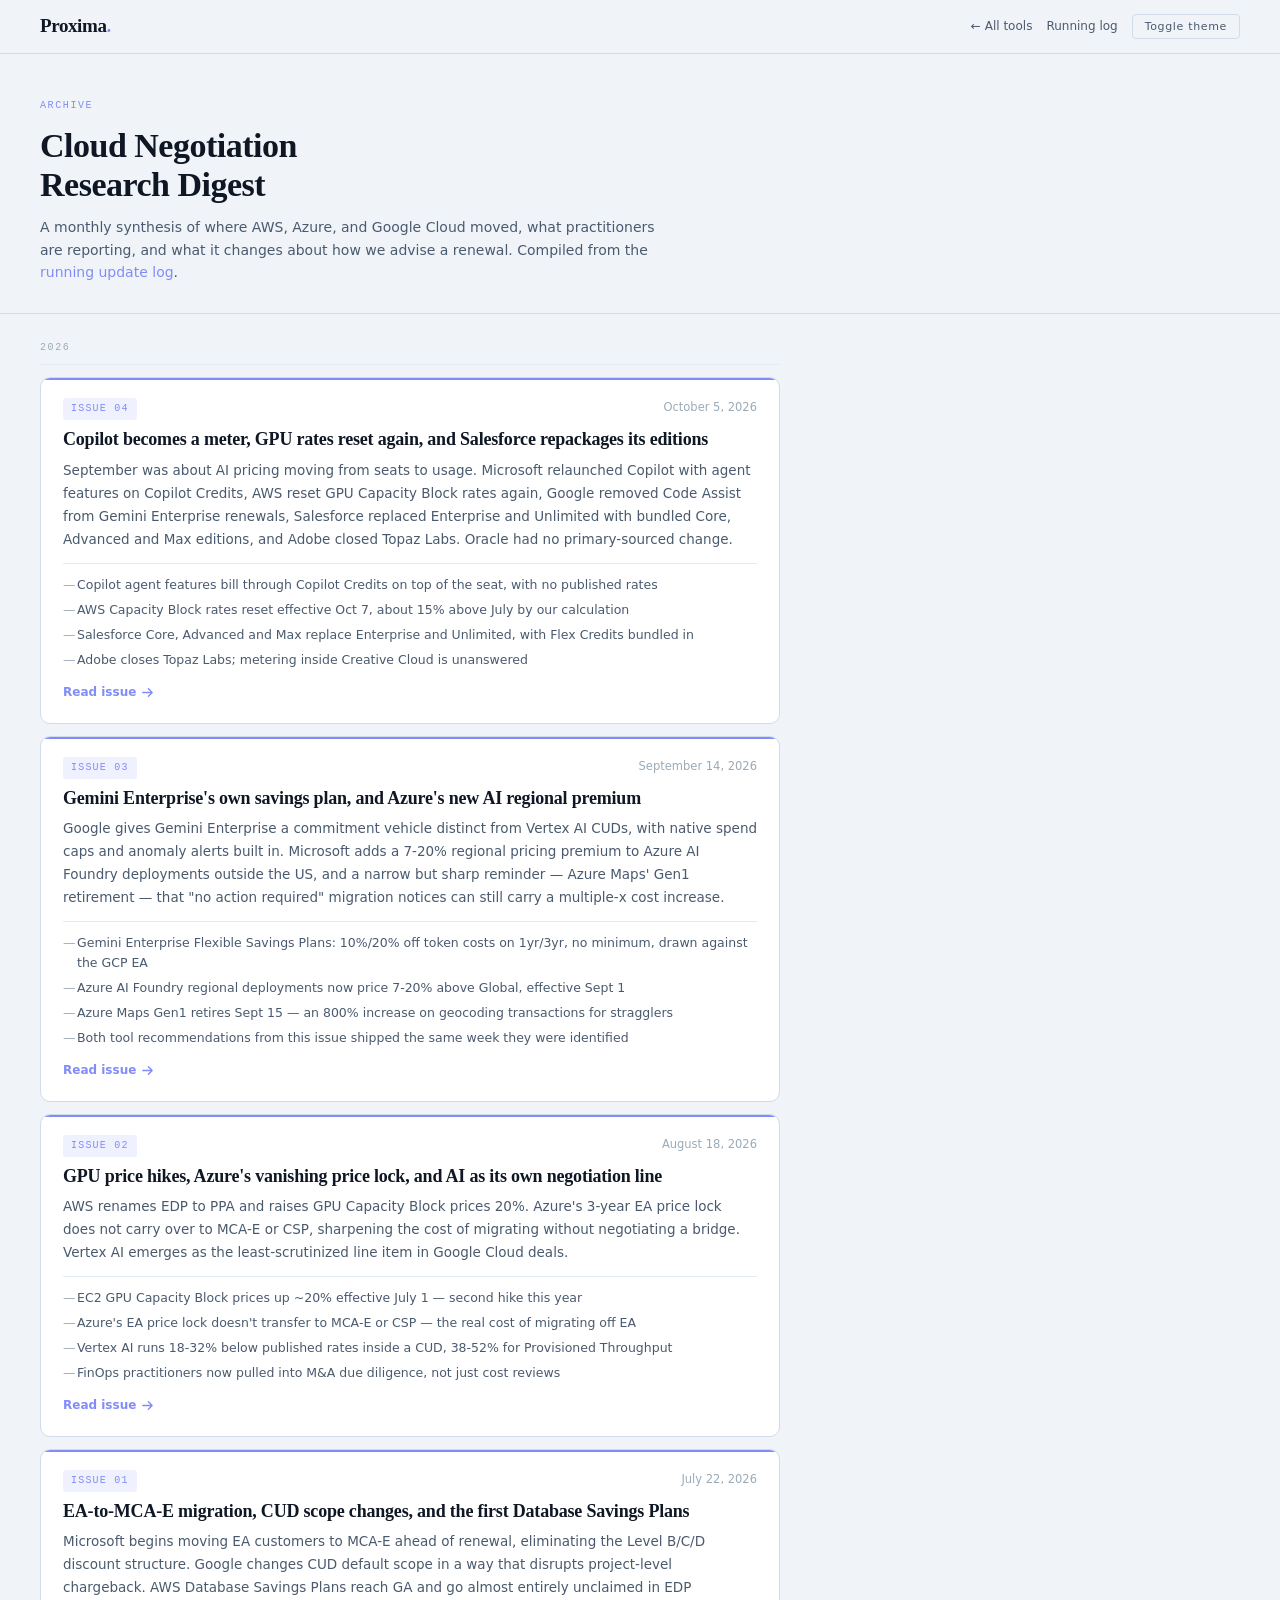
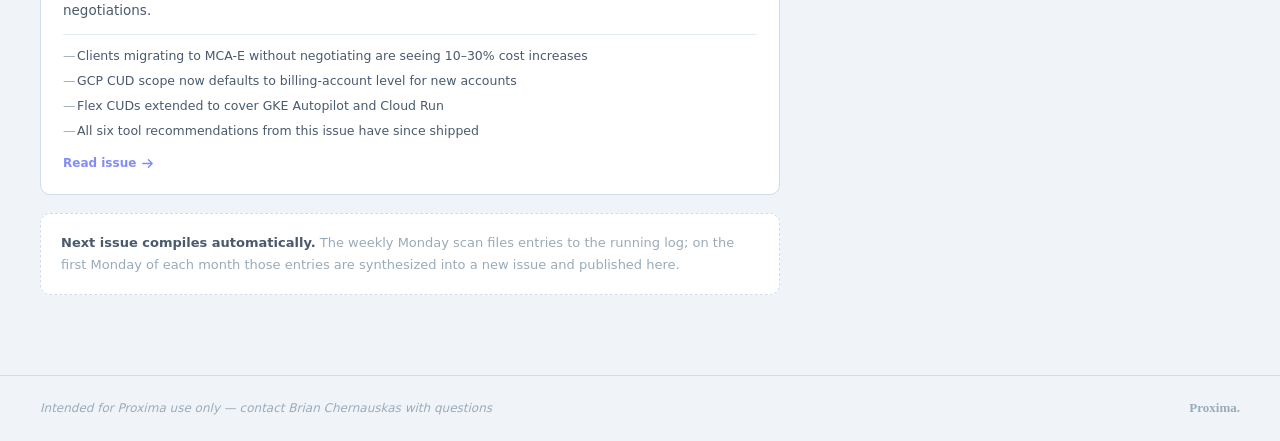
<file: digest/index.html>
<!DOCTYPE html>
<html lang="en">
<head>
  <meta charset="UTF-8">
  <script async src="https://www.googletagmanager.com/gtag/js?id=G-N5E1D26WRG"></script>
  <script>window.dataLayer=window.dataLayer||[];function gtag(){dataLayer.push(arguments);}gtag('js',new Date());gtag('config','G-N5E1D26WRG');</script>
  <meta name="viewport" content="width=device-width, initial-scale=1.0">
  <title>Proxima — Cloud Negotiation Research Digest</title>
  <link rel="stylesheet" href="digest.css">
  <style>
    .archive { padding:26px 40px 80px;max-width:820px; }
    @media(max-width:640px) { .archive { padding:20px 20px 60px; } }
    .year-label { font-family:'Courier New',monospace;font-size:10px;letter-spacing:.16em;text-transform:uppercase;color:var(--text-3);margin:26px 0 12px;padding-bottom:8px;border-bottom:1px solid var(--border-sub); }
    .year-label:first-child { margin-top:0; }
    .issue-card { background:var(--card);border:1px solid var(--border);border-radius:10px;padding:20px 22px;margin-bottom:12px;position:relative;overflow:hidden;cursor:pointer;transition:background .15s,border-color .15s,transform .12s; }
    .issue-card::before { content:'';position:absolute;top:0;left:0;right:0;height:2px;background:var(--proxima); }
    .issue-card:hover { background:var(--card-hover);transform:translateY(-1px);border-color:var(--proxima); }
    .issue-top { display:flex;align-items:baseline;gap:10px;flex-wrap:wrap;margin-bottom:8px; }
    .issue-num { font-family:'Courier New',monospace;font-size:10px;letter-spacing:.12em;text-transform:uppercase;color:var(--proxima);background:var(--proxima-dim);padding:3px 8px;border-radius:3px; }
    .issue-when { font-size:11.5px;color:var(--text-3);margin-left:auto;font-variant-numeric:tabular-nums; }
    .issue-card h2 { font-family:Georgia,serif;font-size:18px;font-weight:700;letter-spacing:-.2px;line-height:1.3;margin-bottom:7px; }
    .issue-card p.summary { font-size:13.5px;color:var(--text-2);line-height:1.7; }
    .highlights { list-style:none;margin-top:12px;padding-top:11px;border-top:1px solid var(--border-sub);display:flex;flex-direction:column;gap:5px; }
    .highlights li { font-size:12.5px;color:var(--text-2);padding-left:14px;position:relative;line-height:1.6; }
    .highlights li::before { content:'—';position:absolute;left:0;color:var(--text-3); }
    .issue-open { display:inline-flex;align-items:center;gap:5px;margin-top:13px;font-size:12px;font-weight:600;color:var(--proxima); }
    .next-issue { background:var(--card);border:1px dashed var(--border);border-radius:10px;padding:18px 20px;margin-top:18px;font-size:13px;color:var(--text-3);line-height:1.7; }
    .next-issue strong { color:var(--text-2); }
  </style>
</head>
<body>

<header class="site-header">
  <div class="wordmark">Proxima<span>.</span></div>
  <div class="header-right">
    <a class="back-link" href="../index.html">← All tools</a>
    <a class="back-link" href="../updates.html">Running log</a>
    <button class="theme-toggle" onclick="toggleTheme()">Toggle theme</button>
  </div>
</header>

<div class="masthead">
  <p class="masthead-eyebrow">Archive</p>
  <h1>Cloud Negotiation<br>Research Digest</h1>
  <p class="standfirst">A monthly synthesis of where AWS, Azure, and Google Cloud moved, what practitioners are reporting, and what it changes about how we advise a renewal. Compiled from the <a href="../updates.html" style="color:var(--proxima)">running update log</a>.</p>
</div>

<div class="archive" id="archive"></div>

<footer class="site-footer">
  <p>Intended for Proxima use only — contact Brian Chernauskas with questions</p>
  <div class="footer-wordmark">Proxima.</div>
</footer>

<script>
/* ============================================================
   DIGEST ARCHIVE
   Issue metadata now lives in digest/issues.json (single source
   of truth shared with the hub's "latest issue" link). Add a new
   entry there when publishing — nothing to edit here.
   ============================================================ */
let ISSUES = [];

function fmtDate(iso) {
  const [y, m, d] = iso.split('-').map(Number);
  return new Date(y, m - 1, d).toLocaleDateString('en-US', { month: 'long', day: 'numeric', year: 'numeric' });
}

function render() {
  const sorted = [...ISSUES].sort((a, b) => b.date.localeCompare(a.date));
  let html = '', lastYear = '';

  for (const i of sorted) {
    const year = i.date.slice(0, 4);
    if (year !== lastYear) { html += `<div class="year-label">${year}</div>`; lastYear = year; }
    html += `<article class="issue-card" onclick="location.href='${i.slug}.html'">
      <div class="issue-top">
        <span class="issue-num">Issue ${String(i.issueNum).padStart(2, '0')}</span>
        <span class="issue-when">${fmtDate(i.date)}</span>
      </div>
      <h2>${i.title}</h2>
      <p class="summary">${i.summary}</p>
      ${i.highlights && i.highlights.length ? `<ul class="highlights">${i.highlights.map(h => `<li>${h}</li>`).join('')}</ul>` : ''}
      <span class="issue-open">Read issue <svg width="13" height="13" viewBox="0 0 14 14" fill="none"><path d="M2 7h10M8 3l4 4-4 4" stroke="currentColor" stroke-width="1.5" stroke-linecap="round" stroke-linejoin="round"/></svg></span>
    </article>`;
  }

  html += `<div class="next-issue"><strong>Next issue compiles automatically.</strong> The weekly Monday scan files entries to the running log; on the first Monday of each month those entries are synthesized into a new issue and published here.</div>`;

  document.getElementById('archive').innerHTML = html;
}

fetch('issues.json')
  .then(r => r.json())
  .then(data => { ISSUES = data; render(); })
  .catch(() => {
    document.getElementById('archive').innerHTML =
      '<p class="summary">Could not load the issue list. <a href="issues.json" style="color:var(--proxima)">View issues.json</a> directly.</p>';
  });

function toggleTheme() {
  const root = document.documentElement;
  root.setAttribute('data-theme', root.getAttribute('data-theme') === 'dark' ? 'light' : 'dark');
}
</script>
</body>
</html>
</file>
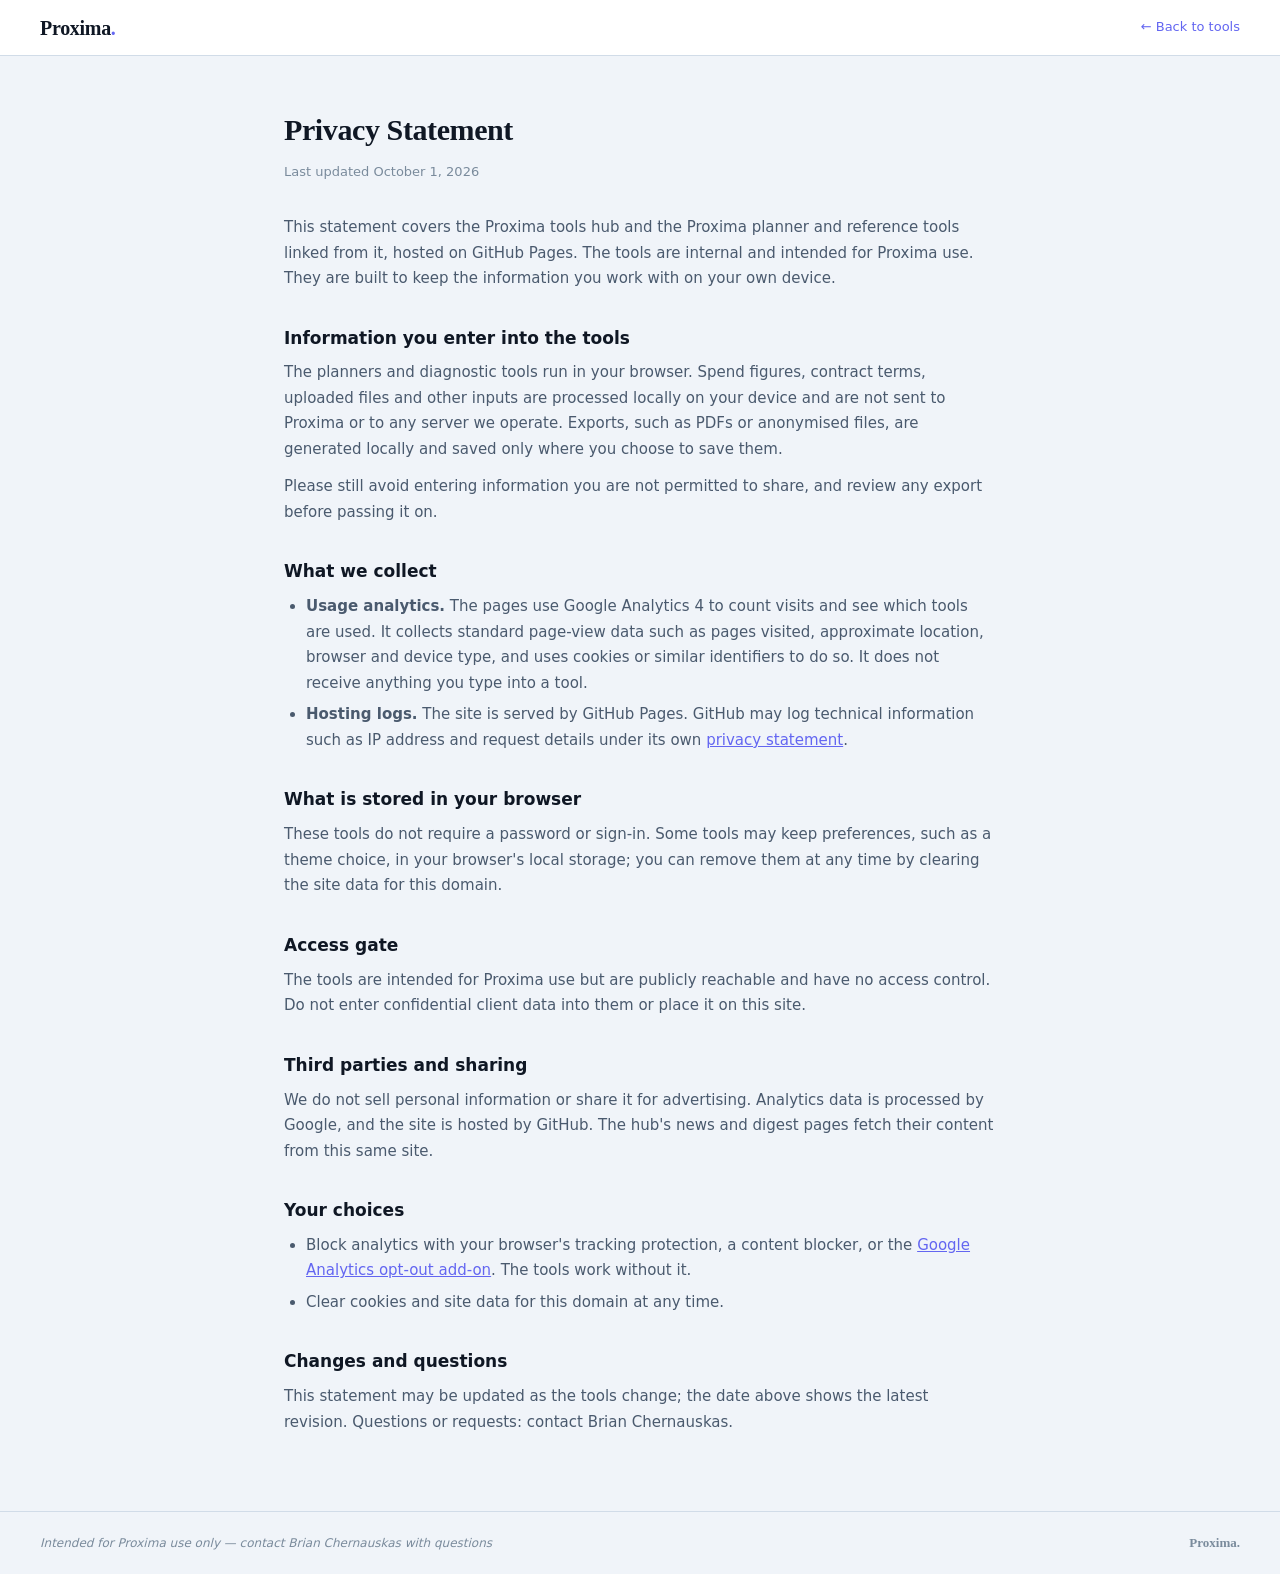
<file: privacy.html>
<!DOCTYPE html>
<html lang="en" data-theme="light">
<head>
  <meta charset="UTF-8">
  <script async src="https://www.googletagmanager.com/gtag/js?id=G-N5E1D26WRG"></script>
  <script>window.dataLayer=window.dataLayer||[];function gtag(){dataLayer.push(arguments);}gtag('js',new Date());gtag('config','G-N5E1D26WRG');</script>
  <meta name="viewport" content="width=device-width, initial-scale=1.0">
  <title>Proxima — Privacy Statement</title>
  <style>
    :root { --bg:#F0F4F9; --surface:#FFFFFF; --border:#D1DCE8; --text:#0F1724; --text-2:#4A5A6E; --text-3:#7A8B9C; --proxima:#6366F1; }
    @media (prefers-color-scheme: dark) {
      :root:not([data-theme="light"]) { --bg:#080D16; --surface:#0F1724; --border:#1E2D42; --text:#E8EFF8; --text-2:#9AABB8; --text-3:#6B7F94; --proxima:#818CF8; }
    }
    *, *::before, *::after { box-sizing:border-box; margin:0; padding:0; }
    body { background:var(--bg); color:var(--text); font-family:'Segoe UI',system-ui,-apple-system,sans-serif; font-size:15px; line-height:1.7; min-height:100vh; display:flex; flex-direction:column; }
    a { color:var(--proxima); }
    .site-header { border-bottom:1px solid var(--border); background:var(--surface); padding:0 40px; height:56px; display:flex; align-items:center; justify-content:space-between; }
    .wordmark { font-family:Georgia,serif; font-size:20px; font-weight:700; letter-spacing:-.3px; color:var(--text); }
    .wordmark span { color:var(--proxima); }
    .back { font-size:13px; text-decoration:none; }
    main { flex:1; width:100%; max-width:760px; margin:0 auto; padding:48px 24px 64px; }
    h1 { font-family:Georgia,serif; font-size:30px; letter-spacing:-.4px; margin-bottom:6px; }
    .updated { font-size:13px; color:var(--text-3); margin-bottom:32px; }
    h2 { font-size:17px; margin:32px 0 8px; }
    p, li { color:var(--text-2); }
    p { margin-bottom:12px; }
    ul { margin:0 0 12px 22px; }
    li { margin-bottom:6px; }
    .site-footer { border-top:1px solid var(--border); padding:20px 40px; display:flex; align-items:center; justify-content:space-between; flex-wrap:wrap; gap:8px; }
    .site-footer p { font-size:12px; color:var(--text-3); font-style:italic; margin:0; }
    .footer-wordmark { font-family:Georgia,serif; font-size:13px; font-weight:700; color:var(--text-3); }
    @media(max-width:640px) { .site-header, .site-footer { padding-left:20px; padding-right:20px; } }
  </style>
</head>
<body>
<header class="site-header">
  <div class="wordmark">Proxima<span>.</span></div>
  <a class="back" href="index.html">&larr; Back to tools</a>
</header>

<main>
  <h1>Privacy Statement</h1>
  <div class="updated">Last updated October 1, 2026</div>

  <p>This statement covers the Proxima tools hub and the Proxima planner and reference tools linked from it, hosted on GitHub Pages. The tools are internal and intended for Proxima use. They are built to keep the information you work with on your own device.</p>

  <h2>Information you enter into the tools</h2>
  <p>The planners and diagnostic tools run in your browser. Spend figures, contract terms, uploaded files and other inputs are processed locally on your device and are not sent to Proxima or to any server we operate. Exports, such as PDFs or anonymised files, are generated locally and saved only where you choose to save them.</p>
  <p>Please still avoid entering information you are not permitted to share, and review any export before passing it on.</p>

  <h2>What we collect</h2>
  <ul>
    <li><strong>Usage analytics.</strong> The pages use Google Analytics 4 to count visits and see which tools are used. It collects standard page-view data such as pages visited, approximate location, browser and device type, and uses cookies or similar identifiers to do so. It does not receive anything you type into a tool.</li>
    <li><strong>Hosting logs.</strong> The site is served by GitHub Pages. GitHub may log technical information such as IP address and request details under its own <a href="https://docs.github.com/en/site-policy/privacy-policies/github-general-privacy-statement" rel="noopener">privacy statement</a>.</li>
  </ul>

  <h2>What is stored in your browser</h2>
  <p>These tools do not require a password or sign-in. Some tools may keep preferences, such as a theme choice, in your browser's local storage; you can remove them at any time by clearing the site data for this domain.</p>

  <h2>Access gate</h2>
  <p>The tools are intended for Proxima use but are publicly reachable and have no access control. Do not enter confidential client data into them or place it on this site.</p>

  <h2>Third parties and sharing</h2>
  <p>We do not sell personal information or share it for advertising. Analytics data is processed by Google, and the site is hosted by GitHub. The hub's news and digest pages fetch their content from this same site.</p>

  <h2>Your choices</h2>
  <ul>
    <li>Block analytics with your browser's tracking protection, a content blocker, or the <a href="https://tools.google.com/dlpage/gaoptout" rel="noopener">Google Analytics opt-out add-on</a>. The tools work without it.</li>
    <li>Clear cookies and site data for this domain at any time.</li>
  </ul>

  <h2>Changes and questions</h2>
  <p>This statement may be updated as the tools change; the date above shows the latest revision. Questions or requests: contact Brian Chernauskas.</p>
</main>

<footer class="site-footer">
  <p>Intended for Proxima use only — contact Brian Chernauskas with questions</p>
  <div class="footer-wordmark">Proxima.</div>
</footer>
</body>
</html>
</file>
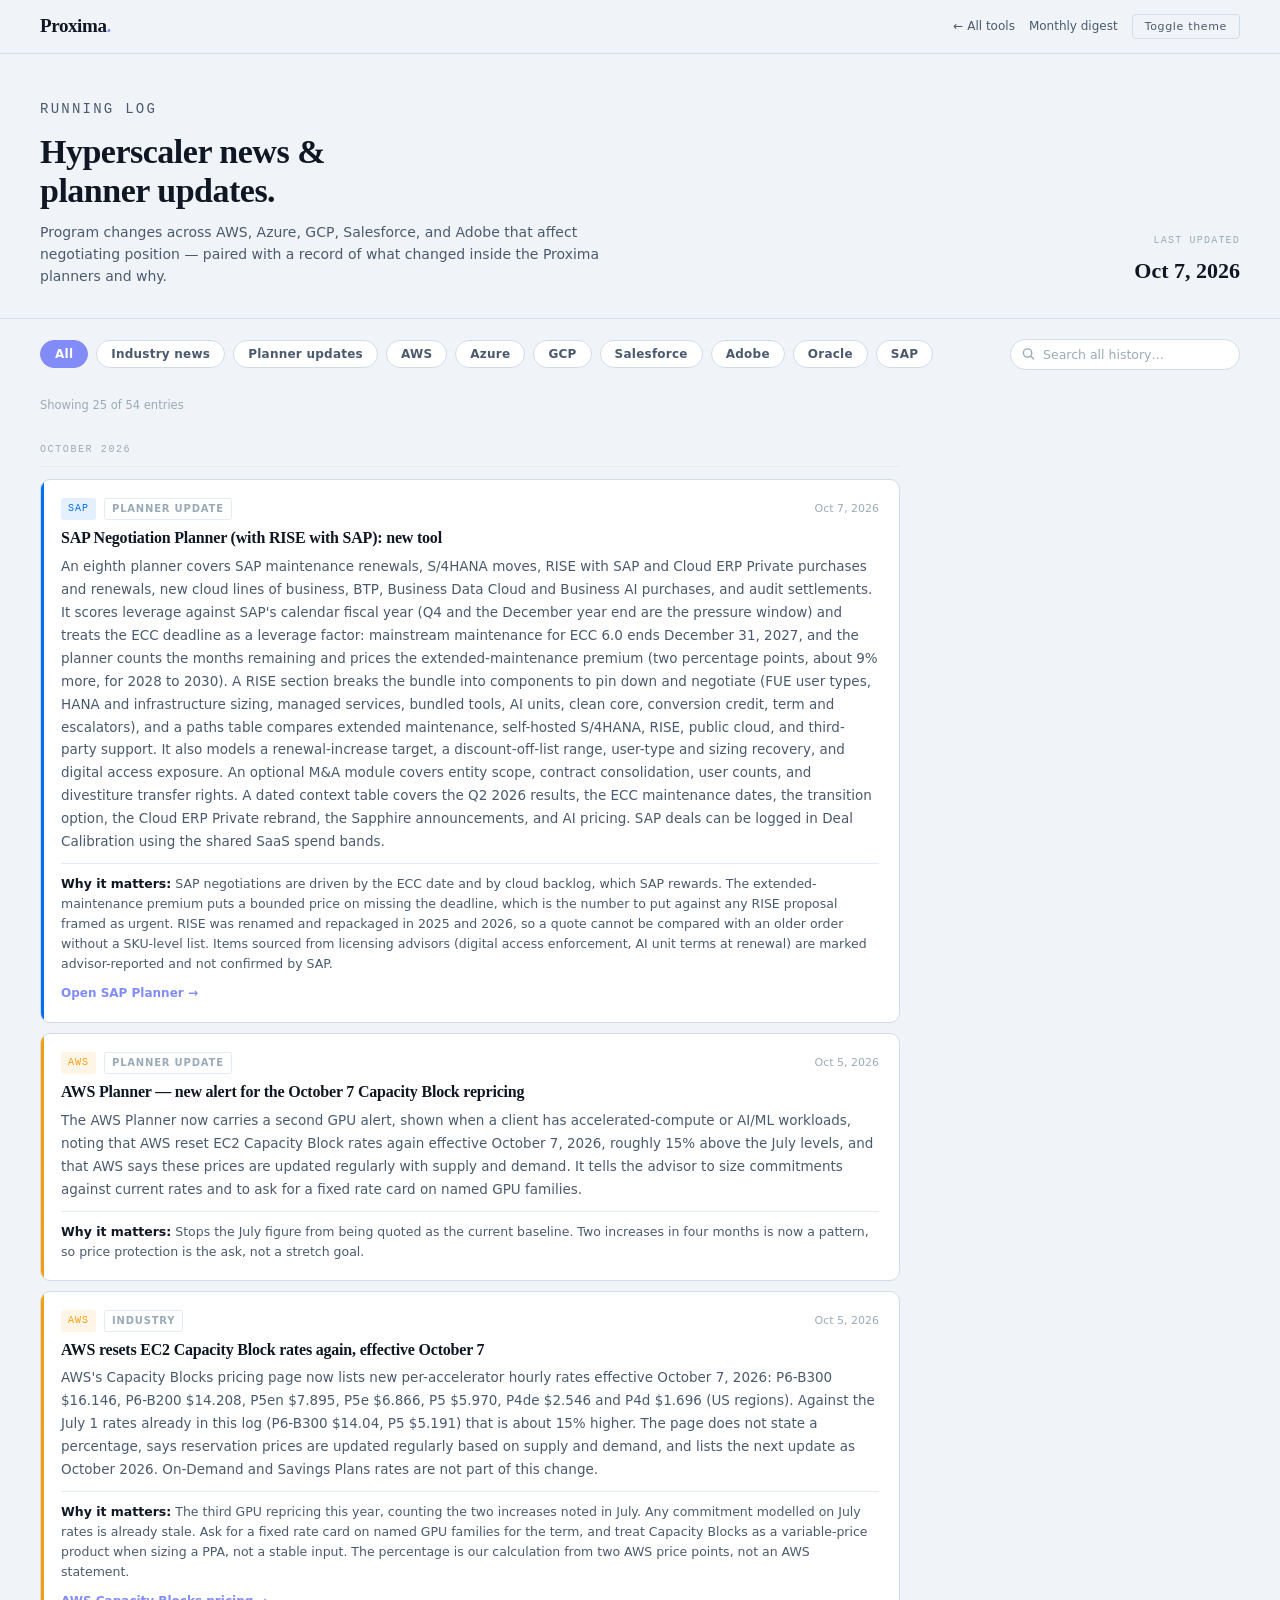
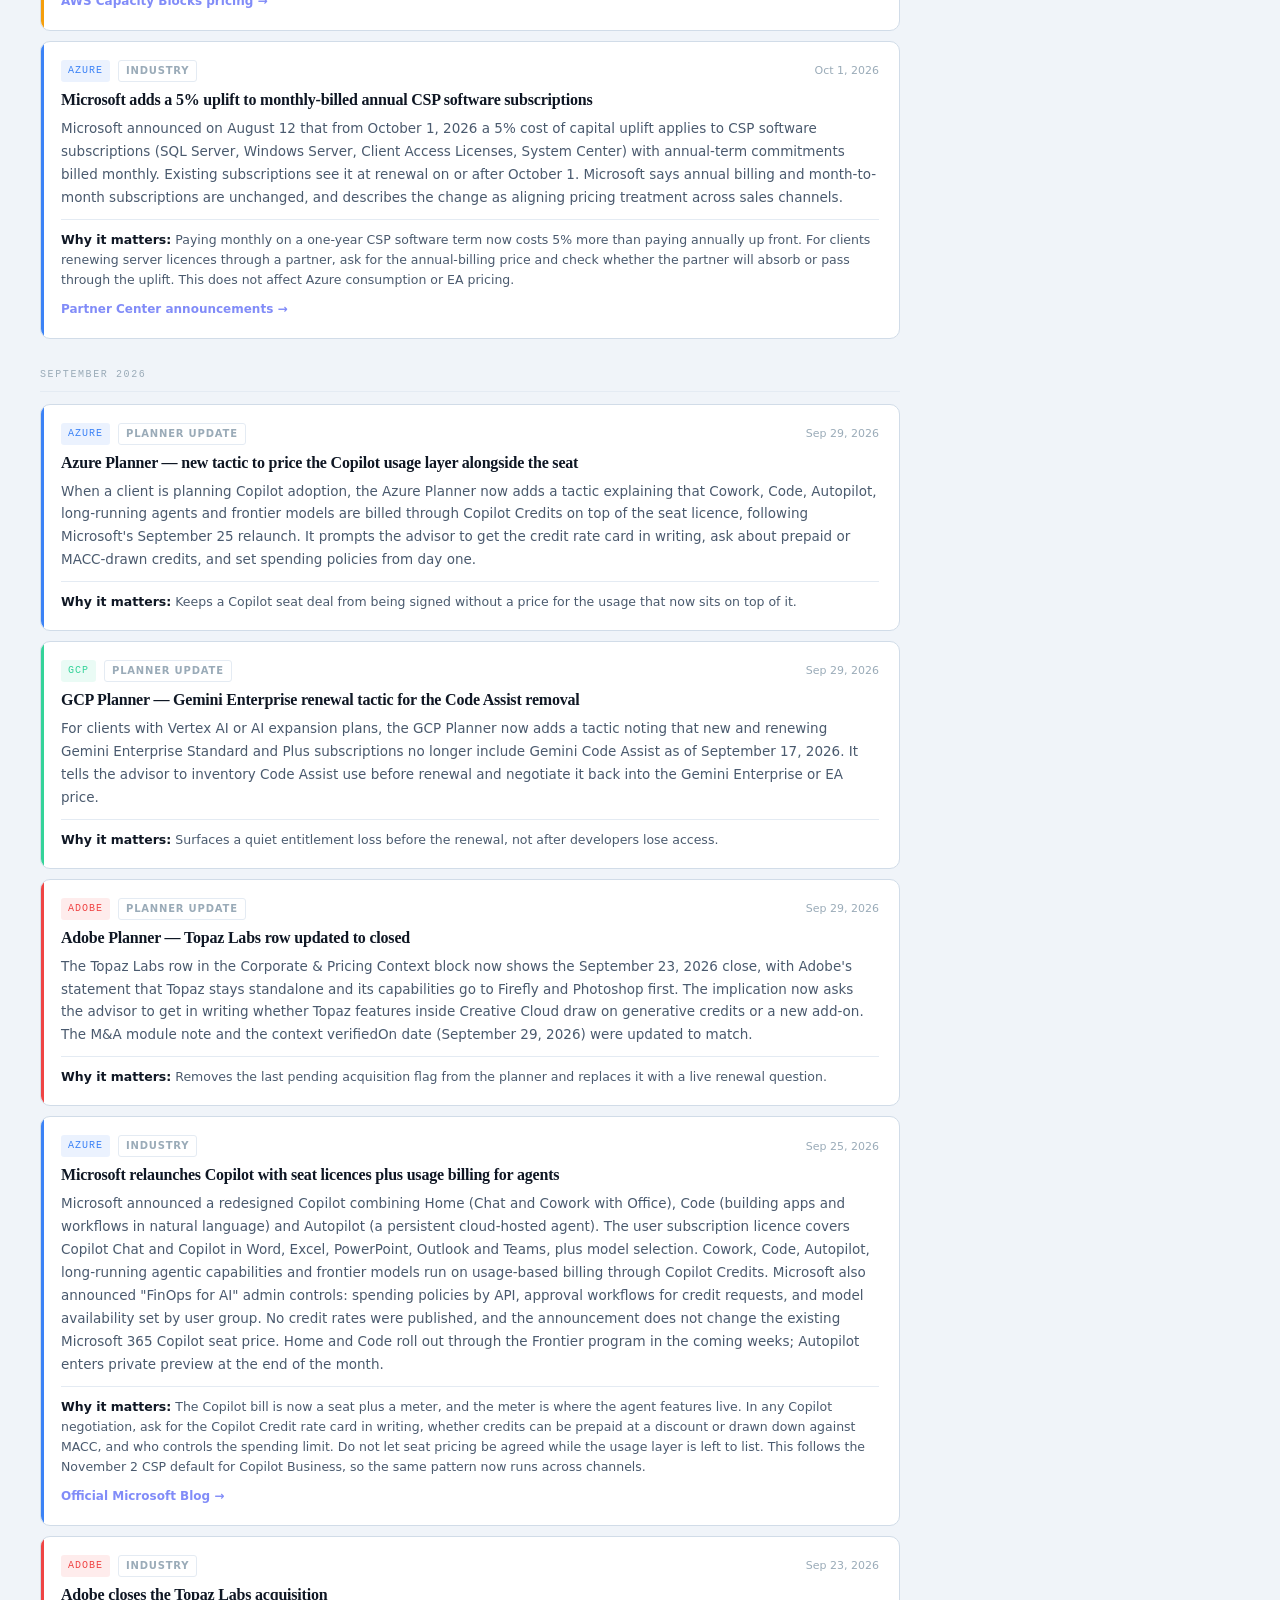
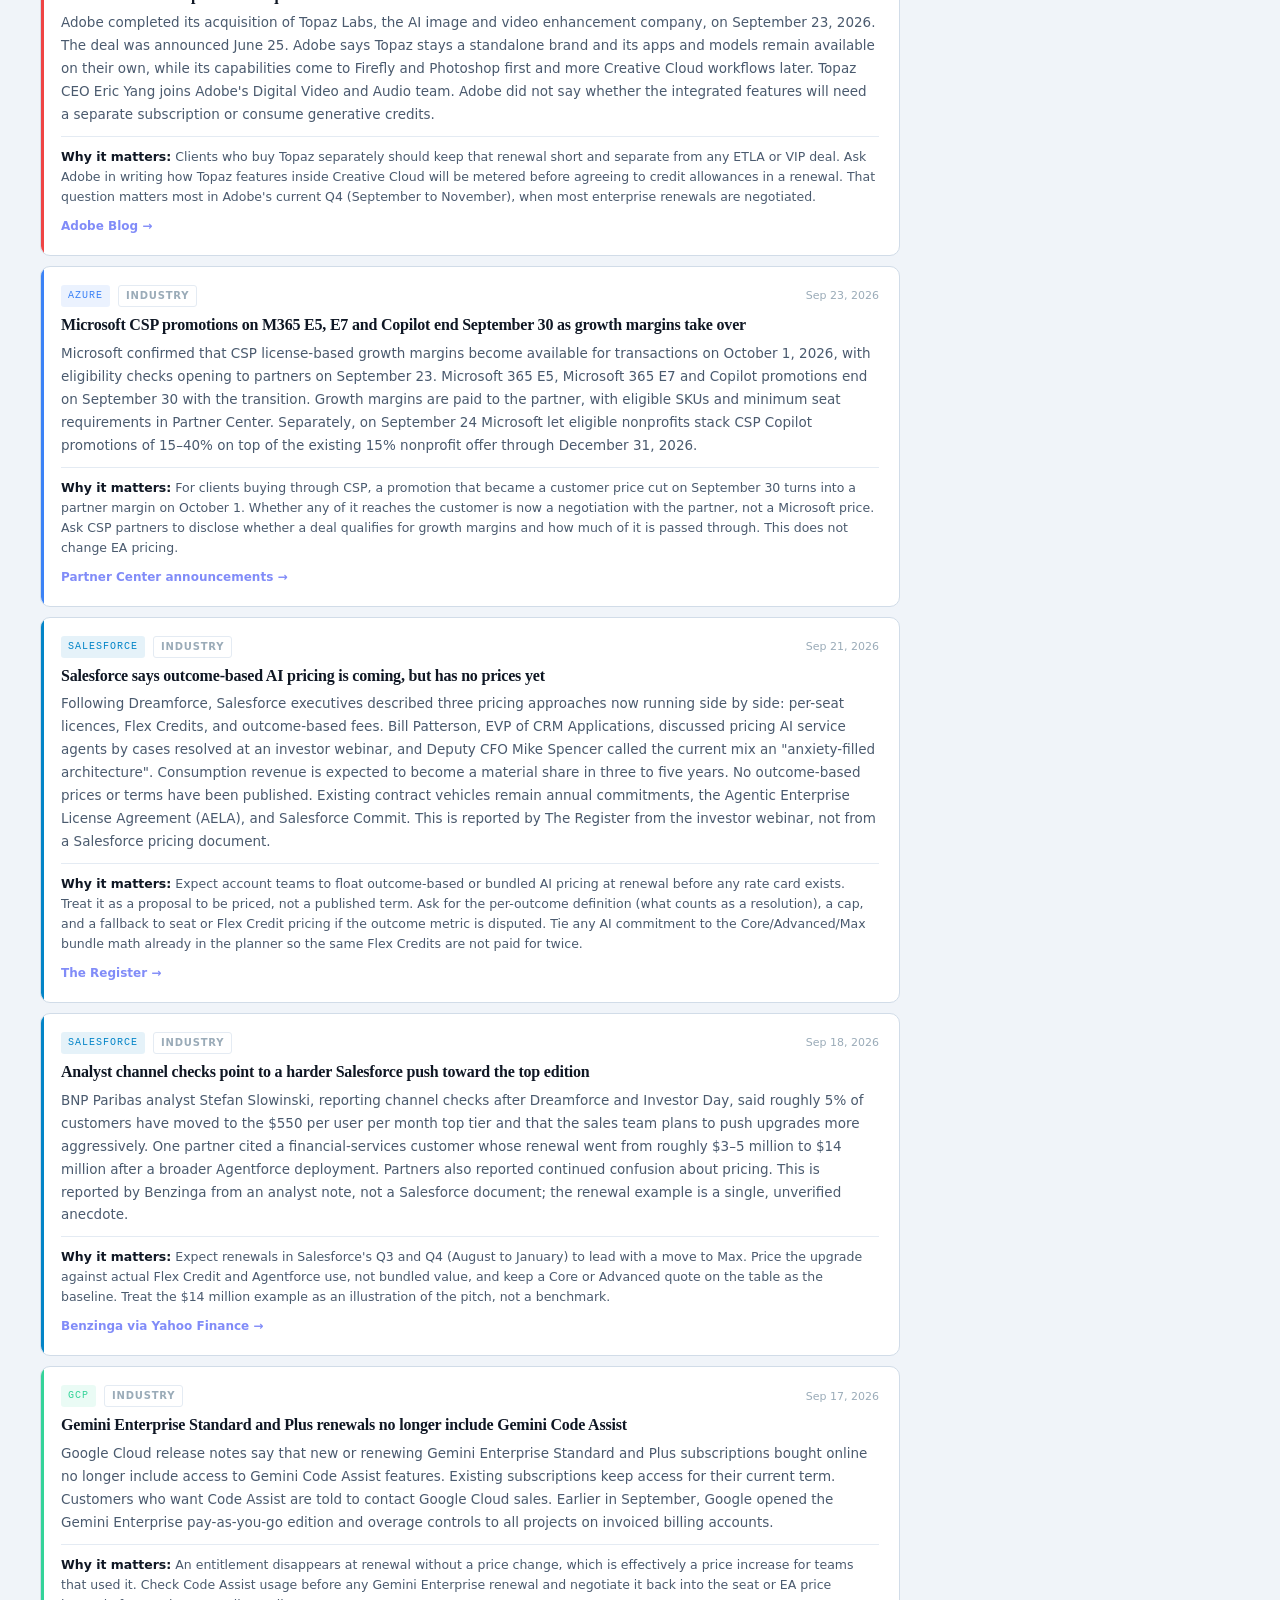
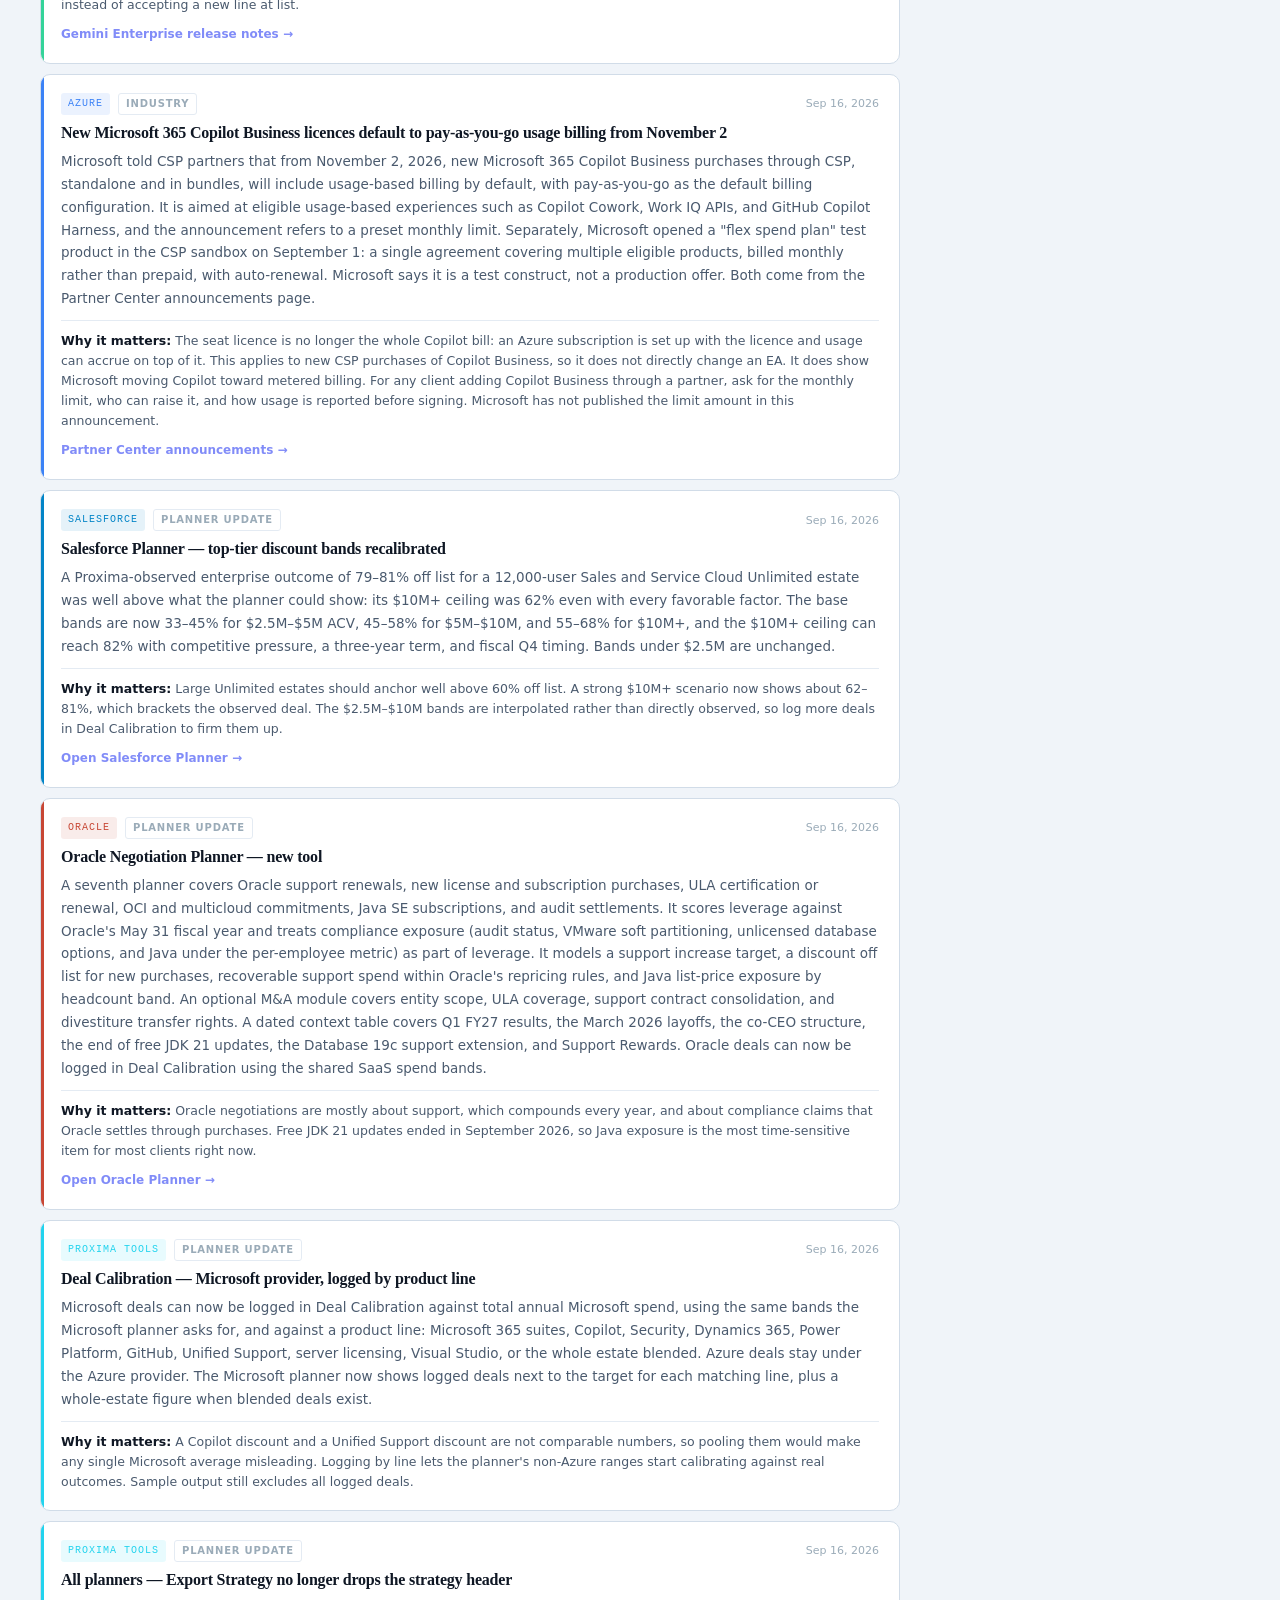
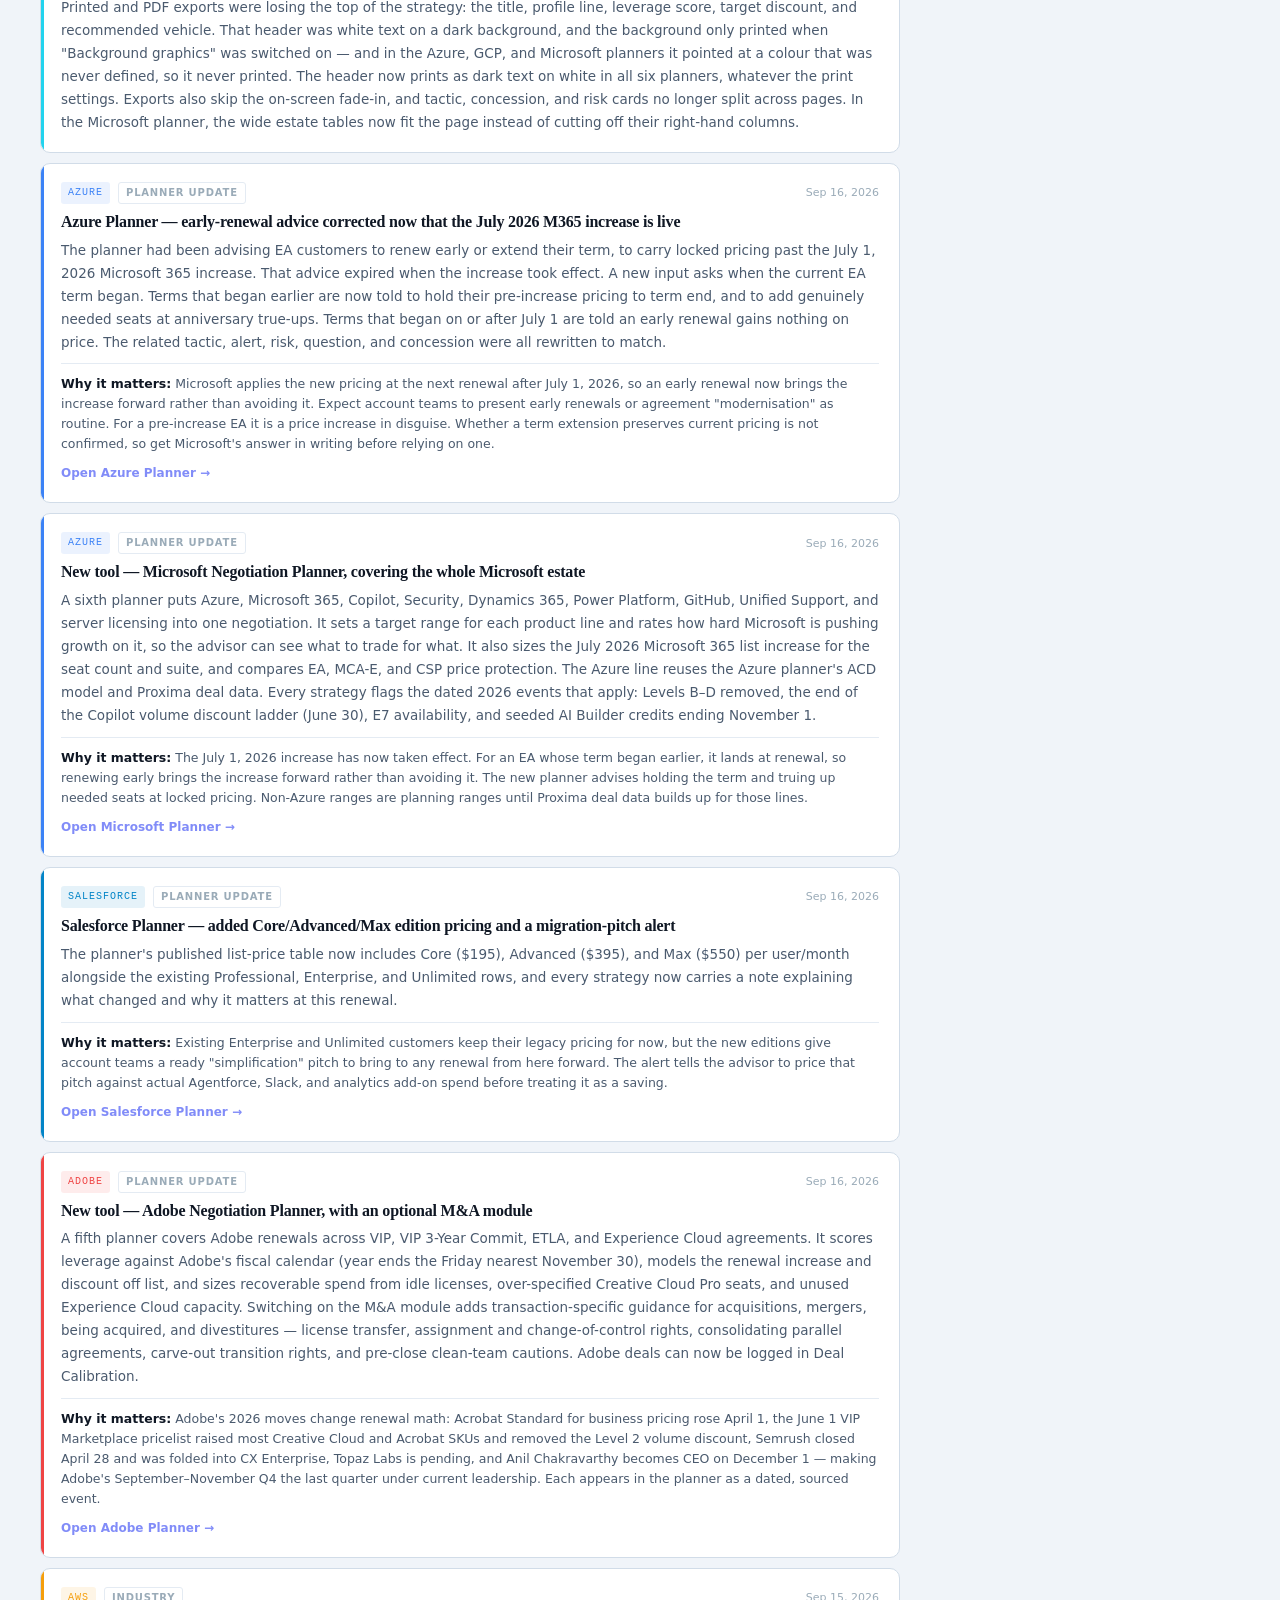
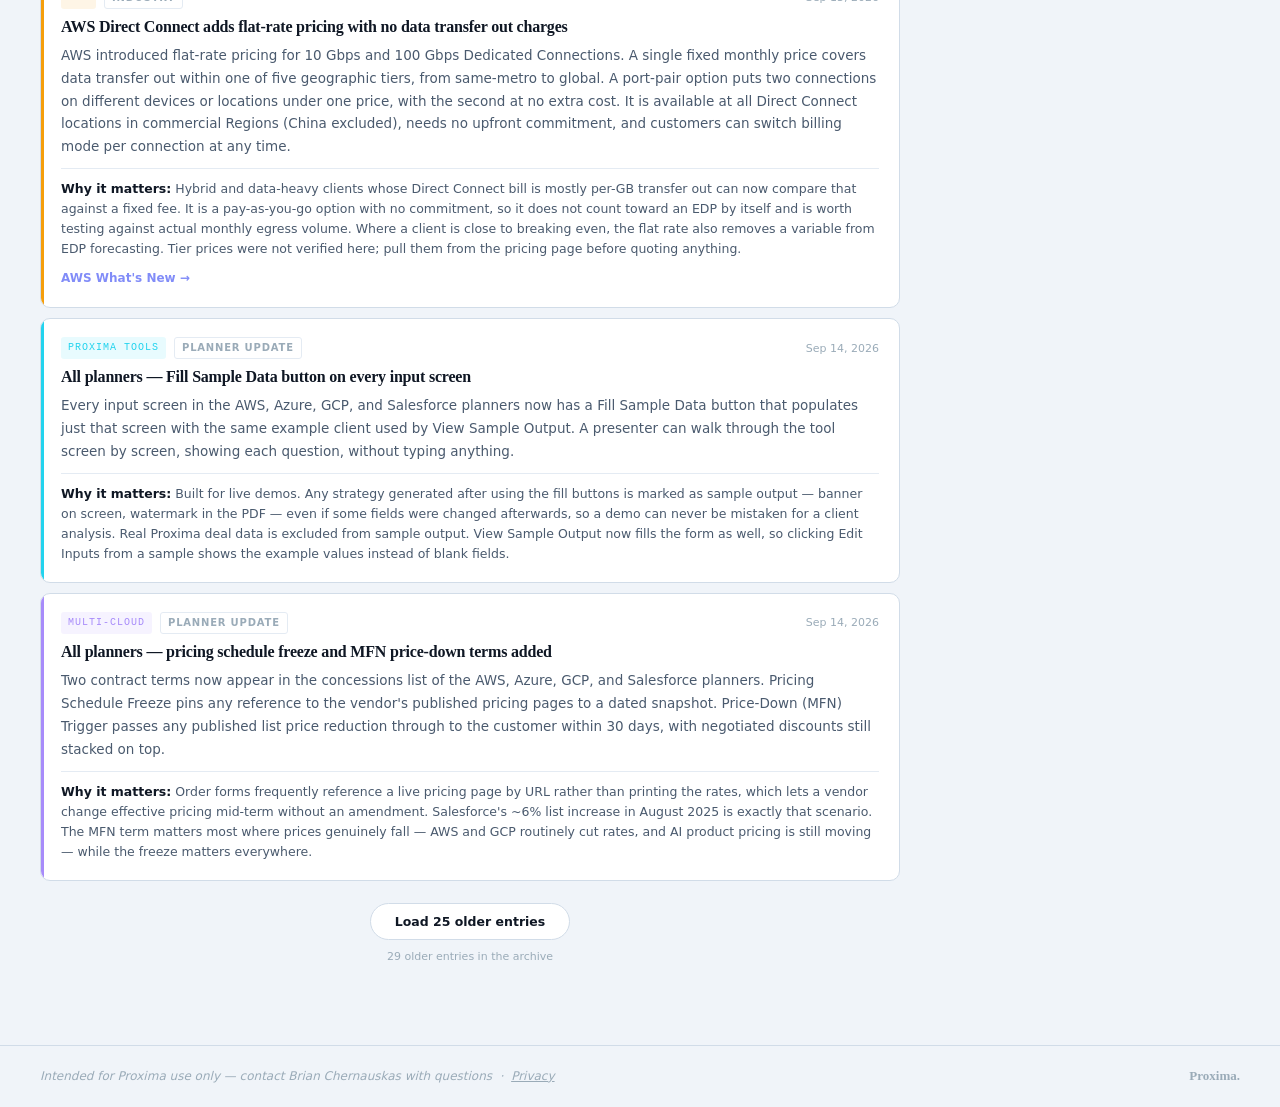
<file: updates.html>
<!DOCTYPE html>
<html lang="en" data-theme="light">
<head>
  <meta charset="UTF-8">
  <script async src="https://www.googletagmanager.com/gtag/js?id=G-N5E1D26WRG"></script>
  <script>window.dataLayer=window.dataLayer||[];function gtag(){dataLayer.push(arguments);}gtag('js',new Date());gtag('config','G-N5E1D26WRG');</script>
  <meta name="viewport" content="width=device-width, initial-scale=1.0">
  <title>Proxima — Hyperscaler News & Planner Updates</title>
  <style>
    :root {
      --bg:#F0F4F9; --surface:#FFFFFF; --card:#FFFFFF; --card-hover:#F7F9FC;
      --border:#D1DCE8; --border-sub:#E4EBF3; --text:#0F1724; --text-2:#4A5A6E; --text-3:#9AABB8;
      --proxima:#818CF8; --proxima-dim:rgba(129,140,248,.12);
      --aws:#F59E0B;   --aws-dim:rgba(245,158,11,.1);
      --azure:#3B82F6; --azure-dim:rgba(59,130,246,.1);
      --gcp:#34D399;   --gcp-dim:rgba(52,211,153,.1);
      --multi:#A78BFA; --multi-dim:rgba(167,139,250,.1);
      --tool:#22D3EE;  --tool-dim:rgba(34,211,238,.1);
      --salesforce:#0284C7; --salesforce-dim:rgba(2,132,199,.1);
      --adobe:#EF4444; --adobe-dim:rgba(239,68,68,.1);
      --oracle:#C74634; --oracle-dim:rgba(199,70,52,.1);
      --sap:#0070F2; --sap-dim:rgba(0,112,242,.1);
    }
    @media (prefers-color-scheme: dark) {
      :root:not([data-theme="light"]) {
        --bg:#080D16; --surface:#0F1724; --card:#111B2B; --card-hover:#152235;
        --border:#1E2D42; --border-sub:#162030; --text:#E8EFF8; --text-2:#7D8FA3; --text-3:#3E5068;
      }
    }
    :root[data-theme="dark"] {
      --bg:#080D16; --surface:#0F1724; --card:#111B2B; --card-hover:#152235;
      --border:#1E2D42; --border-sub:#162030; --text:#E8EFF8; --text-2:#7D8FA3; --text-3:#3E5068;
    }
    :root[data-theme="light"] {
      --bg:#F0F4F9; --surface:#FFFFFF; --card:#FFFFFF; --card-hover:#F7F9FC;
      --border:#D1DCE8; --border-sub:#E4EBF3; --text:#0F1724; --text-2:#4A5A6E; --text-3:#9AABB8;
    }

    *, *::before, *::after { box-sizing:border-box; margin:0; padding:0; }
    body { background:var(--bg); color:var(--text); font-family:'Segoe UI',system-ui,-apple-system,sans-serif; font-size:15px; line-height:1.6; min-height:100vh; }
    a { color:inherit; text-decoration:none; }

    /* AUTH GATE */

    /* HEADER */
    .site-header { border-bottom:1px solid var(--border);padding:0 40px;display:flex;align-items:center;justify-content:space-between;height:54px; }
    .wordmark { font-family:Georgia,serif;font-size:19px;font-weight:700;letter-spacing:-.4px; }
    .wordmark span { color:var(--proxima); }
    .header-right { display:flex;align-items:center;gap:14px; }
    .back-link { font-size:12px;color:var(--text-2);display:inline-flex;align-items:center;gap:5px; }
    .back-link:hover { color:var(--text); }
    .theme-toggle { background:none;border:1px solid var(--border);color:var(--text-2);cursor:pointer;padding:5px 12px;font-size:11px;letter-spacing:.06em;font-family:inherit;border-radius:4px; }
    .theme-toggle:hover { border-color:var(--text-2);color:var(--text); }

    /* HERO */
    .hero { padding:44px 40px 30px;border-bottom:1px solid var(--border);display:flex;align-items:flex-end;justify-content:space-between;gap:36px;flex-wrap:wrap; }
    .hero-eyebrow { font-family:'Courier New',monospace;font-size:10px;letter-spacing:.16em;text-transform:uppercase;color:var(--proxima);margin-bottom:12px; }
    .hero h1 { font-family:Georgia,serif;font-size:clamp(24px,3vw,34px);font-weight:700;line-height:1.15;letter-spacing:-.5px;margin-bottom:10px;text-wrap:balance; }
    .hero p { font-size:14px;color:var(--text-2);max-width:560px; }
    .last-updated { text-align:right;flex-shrink:0; }
    .last-updated-label { font-size:10px;letter-spacing:.12em;text-transform:uppercase;color:var(--text-3);font-family:'Courier New',monospace; }
    .last-updated-date { font-family:Georgia,serif;font-size:22px;font-weight:700;margin-top:4px; }
    @media(max-width:640px) { .hero { padding:30px 20px 22px; } .last-updated { text-align:left; } }

    /* FILTERS */
    .filter-bar { padding:20px 40px 0;display:flex;gap:8px;flex-wrap:wrap;align-items:center; }
    .search-wrap { position:relative;margin-left:auto; }
    .search-input { background:var(--card);border:1px solid var(--border);color:var(--text);font-family:inherit;font-size:12.5px;padding:7px 30px 7px 32px;border-radius:20px;width:230px;outline:none; }
    .search-input:focus { border-color:var(--proxima);width:280px; }
    .search-input::placeholder { color:var(--text-3); }
    .search-icon { position:absolute;left:12px;top:50%;transform:translateY(-50%);color:var(--text-3);pointer-events:none; }
    .search-clear { position:absolute;right:10px;top:50%;transform:translateY(-50%);background:none;border:none;color:var(--text-3);cursor:pointer;font-size:15px;line-height:1;padding:0;display:none; }
    .search-clear.show { display:block; }
    .search-clear:hover { color:var(--text); }
    @media(max-width:720px) { .search-wrap { margin-left:0;width:100%; } .search-input, .search-input:focus { width:100%; } }
    .filter-btn { background:var(--card);border:1px solid var(--border);color:var(--text-2);padding:6px 14px;border-radius:20px;font-size:12px;font-weight:600;font-family:inherit;cursor:pointer;letter-spacing:.02em; }
    .filter-btn:hover { color:var(--text);border-color:var(--text-3); }
    .filter-btn.active { background:var(--proxima);border-color:var(--proxima);color:#fff; }
    @media(max-width:640px) { .filter-bar { padding:16px 20px 0; } }

    /* TIMELINE */
    .feed { padding:26px 40px 80px;max-width:940px; }
    @media(max-width:640px) { .feed { padding:20px 20px 60px; } }

    .month-label { font-family:'Courier New',monospace;font-size:10px;letter-spacing:.16em;text-transform:uppercase;color:var(--text-3);margin:28px 0 12px;padding-bottom:8px;border-bottom:1px solid var(--border-sub); }
    .month-label:first-child { margin-top:0; }

    .entry { background:var(--card);border:1px solid var(--border);border-radius:10px;padding:18px 20px;margin-bottom:10px;position:relative;overflow:hidden; }
    .entry::before { content:'';position:absolute;top:0;left:0;bottom:0;width:3px; }
    .entry.aws::before   { background:var(--aws); }
    .entry.azure::before { background:var(--azure); }
    .entry.gcp::before   { background:var(--gcp); }
    .entry.multi::before { background:var(--multi); }
    .entry.tool::before  { background:var(--tool); }
    .entry.salesforce::before { background:var(--salesforce); }
    .entry.adobe::before { background:var(--adobe); }
    .entry.oracle::before { background:var(--oracle); }
    .entry.sap::before { background:var(--sap); }

    .entry-top { display:flex;align-items:center;gap:8px;flex-wrap:wrap;margin-bottom:8px; }
    .entry-tag { font-family:'Courier New',monospace;font-size:10px;letter-spacing:.1em;text-transform:uppercase;padding:3px 7px;border-radius:3px; }
    .aws .entry-tag   { color:var(--aws);background:var(--aws-dim); }
    .azure .entry-tag { color:var(--azure);background:var(--azure-dim); }
    .gcp .entry-tag   { color:var(--gcp);background:var(--gcp-dim); }
    .multi .entry-tag { color:var(--multi);background:var(--multi-dim); }
    .tool .entry-tag  { color:var(--tool);background:var(--tool-dim); }
    .salesforce .entry-tag { color:var(--salesforce);background:var(--salesforce-dim); }
    .adobe .entry-tag { color:var(--adobe);background:var(--adobe-dim); }
    .oracle .entry-tag { color:var(--oracle);background:var(--oracle-dim); }
    .sap .entry-tag { color:var(--sap);background:var(--sap-dim); }
    .entry-kind { font-size:10px;font-weight:700;letter-spacing:.08em;text-transform:uppercase;color:var(--text-3);border:1px solid var(--border-sub);padding:2px 7px;border-radius:3px; }
    .entry-date { font-size:11px;color:var(--text-3);margin-left:auto;font-variant-numeric:tabular-nums; }

    .entry-title { font-family:Georgia,serif;font-size:16px;font-weight:700;letter-spacing:-.2px;line-height:1.3;margin-bottom:6px; }
    .entry-body { font-size:13.5px;color:var(--text-2);line-height:1.7; }
    .entry-impact { margin-top:10px;padding-top:10px;border-top:1px solid var(--border-sub);font-size:12.5px;color:var(--text-2); }
    .entry-impact strong { color:var(--text); }
    .entry-link { display:inline-block;margin-top:10px;font-size:12px;font-weight:600;color:var(--proxima); }
    .entry-link:hover { text-decoration:underline; }

    .empty { color:var(--text-3);font-size:13px;font-style:italic;padding:30px 0; }

    .result-count { font-size:11.5px;color:var(--text-3);margin-bottom:14px;font-variant-numeric:tabular-nums; }
    .load-more-wrap { display:flex;flex-direction:column;align-items:center;gap:8px;margin-top:22px; }
    .load-more { background:var(--card);border:1px solid var(--border);color:var(--text);font-family:inherit;font-size:12.5px;font-weight:600;padding:10px 24px;border-radius:20px;cursor:pointer; }
    .load-more:hover { border-color:var(--proxima);color:var(--proxima); }
    .load-more-note { font-size:11px;color:var(--text-3); }
    .mark-hint { font-size:11.5px;color:var(--text-3);font-style:italic;text-align:center;margin-top:22px;padding-top:14px;border-top:1px solid var(--border-sub); }
    mark { background:var(--proxima-dim);color:inherit;border-radius:2px;padding:0 1px; }

    /* FOOTER */
    .site-footer { border-top:1px solid var(--border);padding:20px 40px;display:flex;align-items:center;justify-content:space-between;flex-wrap:wrap;gap:8px; }
    .site-footer p { font-size:12px;color:var(--text-3);font-style:italic; }
    .footer-wordmark { font-family:Georgia,serif;font-size:13px;font-weight:700;color:var(--text-3); }
    @media(max-width:640px) { .site-header { padding:0 20px; } .site-footer { padding:20px; } }
  </style>
</head>
<body>

<header class="site-header">
  <div class="wordmark">Proxima<span>.</span></div>
  <div class="header-right">
    <a class="back-link" href="https://tools.briansavesbillions.com/">← All tools</a>
    <a class="back-link" href="digest/">Monthly digest</a>
    <button class="theme-toggle" onclick="toggleTheme()">Toggle theme</button>
  </div>
</header>

<section class="hero">
  <div>
    <p class="hero-eyebrow">Running Log</p>
    <h1>Hyperscaler news &amp;<br>planner updates.</h1>
    <p>Program changes across AWS, Azure, GCP, Salesforce, and Adobe that affect negotiating position — paired with a record of what changed inside the Proxima planners and why.</p>
  </div>
  <div class="last-updated">
    <div class="last-updated-label">Last updated</div>
    <div class="last-updated-date" id="last-updated-date">—</div>
  </div>
</section>

<div class="filter-bar">
  <button class="filter-btn active" data-filter="all"      onclick="setFilter(this)">All</button>
  <button class="filter-btn"        data-filter="industry" onclick="setFilter(this)">Industry news</button>
  <button class="filter-btn"        data-filter="update"   onclick="setFilter(this)">Planner updates</button>
  <button class="filter-btn"        data-filter="aws"      onclick="setFilter(this)">AWS</button>
  <button class="filter-btn"        data-filter="azure"    onclick="setFilter(this)">Azure</button>
  <button class="filter-btn"        data-filter="gcp"      onclick="setFilter(this)">GCP</button>
  <button class="filter-btn"        data-filter="salesforce" onclick="setFilter(this)">Salesforce</button>
  <button class="filter-btn"        data-filter="adobe"    onclick="setFilter(this)">Adobe</button>
  <button class="filter-btn"        data-filter="oracle"   onclick="setFilter(this)">Oracle</button>
  <button class="filter-btn"        data-filter="sap"      onclick="setFilter(this)">SAP</button>
  <div class="search-wrap">
    <svg class="search-icon" width="13" height="13" viewBox="0 0 14 14" fill="none"><circle cx="6" cy="6" r="4.5" stroke="currentColor" stroke-width="1.5"/><path d="M9.5 9.5L12.5 12.5" stroke="currentColor" stroke-width="1.5" stroke-linecap="round"/></svg>
    <input id="search-input" class="search-input" type="search" placeholder="Search all history…" oninput="setSearch(this.value)" autocomplete="off">
    <button class="search-clear" id="search-clear" onclick="clearSearch()" aria-label="Clear search">&times;</button>
  </div>
</div>

<section class="feed" id="feed"></section>

<footer class="site-footer">
  <p>Intended for Proxima use only — contact Brian Chernauskas with questions &nbsp;·&nbsp; <a href="privacy.html" style="text-decoration:underline">Privacy</a></p>
  <div class="footer-wordmark">Proxima.</div>
</footer>

<script>
/* ============================================================
   UPDATE LOG
   Newest entry first. To add an entry, copy the block below.

   date    : 'YYYY-MM-DD'
   kind    : 'industry'  (hyperscaler / market change)
           | 'update'    (change made to a Proxima tool)
   cloud   : 'aws' | 'azure' | 'gcp' | 'salesforce' | 'adobe' | 'oracle' | 'sap' | 'multi' | 'tool'
   title   : short headline
   body    : what happened
   impact  : (optional) what it means for negotiations
   link    : (optional) { label, url }
   ============================================================ */
const ENTRIES = [

  {
    date: '2026-10-07',
    kind: 'update',
    cloud: 'sap',
    title: 'SAP Negotiation Planner (with RISE with SAP): new tool',
    body: 'An eighth planner covers SAP maintenance renewals, S/4HANA moves, RISE with SAP and Cloud ERP Private purchases and renewals, new cloud lines of business, BTP, Business Data Cloud and Business AI purchases, and audit settlements. It scores leverage against SAP\'s calendar fiscal year (Q4 and the December year end are the pressure window) and treats the ECC deadline as a leverage factor: mainstream maintenance for ECC 6.0 ends December 31, 2027, and the planner counts the months remaining and prices the extended-maintenance premium (two percentage points, about 9% more, for 2028 to 2030). A RISE section breaks the bundle into components to pin down and negotiate (FUE user types, HANA and infrastructure sizing, managed services, bundled tools, AI units, clean core, conversion credit, term and escalators), and a paths table compares extended maintenance, self-hosted S/4HANA, RISE, public cloud, and third-party support. It also models a renewal-increase target, a discount-off-list range, user-type and sizing recovery, and digital access exposure. An optional M&A module covers entity scope, contract consolidation, user counts, and divestiture transfer rights. A dated context table covers the Q2 2026 results, the ECC maintenance dates, the transition option, the Cloud ERP Private rebrand, the Sapphire announcements, and AI pricing. SAP deals can be logged in Deal Calibration using the shared SaaS spend bands.',
    impact: 'SAP negotiations are driven by the ECC date and by cloud backlog, which SAP rewards. The extended-maintenance premium puts a bounded price on missing the deadline, which is the number to put against any RISE proposal framed as urgent. RISE was renamed and repackaged in 2025 and 2026, so a quote cannot be compared with an older order without a SKU-level list. Items sourced from licensing advisors (digital access enforcement, AI unit terms at renewal) are marked advisor-reported and not confirmed by SAP.',
    link: { label: 'Open SAP Planner', url: 'https://tools.briansavesbillions.com/sap-negotiation-planner/' }
  },

  {
    date: '2026-10-05',
    kind: 'update',
    cloud: 'aws',
    title: 'AWS Planner — new alert for the October 7 Capacity Block repricing',
    body: 'The AWS Planner now carries a second GPU alert, shown when a client has accelerated-compute or AI/ML workloads, noting that AWS reset EC2 Capacity Block rates again effective October 7, 2026, roughly 15% above the July levels, and that AWS says these prices are updated regularly with supply and demand. It tells the advisor to size commitments against current rates and to ask for a fixed rate card on named GPU families.',
    impact: 'Stops the July figure from being quoted as the current baseline. Two increases in four months is now a pattern, so price protection is the ask, not a stretch goal.'
  },

  {
    date: '2026-10-05',
    kind: 'industry',
    cloud: 'aws',
    title: 'AWS resets EC2 Capacity Block rates again, effective October 7',
    body: 'AWS\'s Capacity Blocks pricing page now lists new per-accelerator hourly rates effective October 7, 2026: P6-B300 $16.146, P6-B200 $14.208, P5en $7.895, P5e $6.866, P5 $5.970, P4de $2.546 and P4d $1.696 (US regions). Against the July 1 rates already in this log (P6-B300 $14.04, P5 $5.191) that is about 15% higher. The page does not state a percentage, says reservation prices are updated regularly based on supply and demand, and lists the next update as October 2026. On-Demand and Savings Plans rates are not part of this change.',
    impact: 'The third GPU repricing this year, counting the two increases noted in July. Any commitment modelled on July rates is already stale. Ask for a fixed rate card on named GPU families for the term, and treat Capacity Blocks as a variable-price product when sizing a PPA, not a stable input. The percentage is our calculation from two AWS price points, not an AWS statement.',
    link: { label: 'AWS Capacity Blocks pricing', url: 'https://aws.amazon.com/ec2/capacityblocks/pricing/' }
  },

  {
    date: '2026-10-01',
    kind: 'industry',
    cloud: 'azure',
    title: 'Microsoft adds a 5% uplift to monthly-billed annual CSP software subscriptions',
    body: 'Microsoft announced on August 12 that from October 1, 2026 a 5% cost of capital uplift applies to CSP software subscriptions (SQL Server, Windows Server, Client Access Licenses, System Center) with annual-term commitments billed monthly. Existing subscriptions see it at renewal on or after October 1. Microsoft says annual billing and month-to-month subscriptions are unchanged, and describes the change as aligning pricing treatment across sales channels.',
    impact: 'Paying monthly on a one-year CSP software term now costs 5% more than paying annually up front. For clients renewing server licences through a partner, ask for the annual-billing price and check whether the partner will absorb or pass through the uplift. This does not affect Azure consumption or EA pricing.',
    link: { label: 'Partner Center announcements', url: 'https://learn.microsoft.com/en-us/partner-center/announcements/2026-august' }
  },

  {
    date: '2026-09-29',
    kind: 'update',
    cloud: 'azure',
    title: 'Azure Planner — new tactic to price the Copilot usage layer alongside the seat',
    body: 'When a client is planning Copilot adoption, the Azure Planner now adds a tactic explaining that Cowork, Code, Autopilot, long-running agents and frontier models are billed through Copilot Credits on top of the seat licence, following Microsoft\'s September 25 relaunch. It prompts the advisor to get the credit rate card in writing, ask about prepaid or MACC-drawn credits, and set spending policies from day one.',
    impact: 'Keeps a Copilot seat deal from being signed without a price for the usage that now sits on top of it.'
  },

  {
    date: '2026-09-29',
    kind: 'update',
    cloud: 'gcp',
    title: 'GCP Planner — Gemini Enterprise renewal tactic for the Code Assist removal',
    body: 'For clients with Vertex AI or AI expansion plans, the GCP Planner now adds a tactic noting that new and renewing Gemini Enterprise Standard and Plus subscriptions no longer include Gemini Code Assist as of September 17, 2026. It tells the advisor to inventory Code Assist use before renewal and negotiate it back into the Gemini Enterprise or EA price.',
    impact: 'Surfaces a quiet entitlement loss before the renewal, not after developers lose access.'
  },

  {
    date: '2026-09-29',
    kind: 'update',
    cloud: 'adobe',
    title: 'Adobe Planner — Topaz Labs row updated to closed',
    body: 'The Topaz Labs row in the Corporate &amp; Pricing Context block now shows the September 23, 2026 close, with Adobe\'s statement that Topaz stays standalone and its capabilities go to Firefly and Photoshop first. The implication now asks the advisor to get in writing whether Topaz features inside Creative Cloud draw on generative credits or a new add-on. The M&amp;A module note and the context verifiedOn date (September 29, 2026) were updated to match.',
    impact: 'Removes the last pending acquisition flag from the planner and replaces it with a live renewal question.'
  },

  {
    date: '2026-09-25',
    kind: 'industry',
    cloud: 'azure',
    title: 'Microsoft relaunches Copilot with seat licences plus usage billing for agents',
    body: 'Microsoft announced a redesigned Copilot combining Home (Chat and Cowork with Office), Code (building apps and workflows in natural language) and Autopilot (a persistent cloud-hosted agent). The user subscription licence covers Copilot Chat and Copilot in Word, Excel, PowerPoint, Outlook and Teams, plus model selection. Cowork, Code, Autopilot, long-running agentic capabilities and frontier models run on usage-based billing through Copilot Credits. Microsoft also announced "FinOps for AI" admin controls: spending policies by API, approval workflows for credit requests, and model availability set by user group. No credit rates were published, and the announcement does not change the existing Microsoft 365 Copilot seat price. Home and Code roll out through the Frontier program in the coming weeks; Autopilot enters private preview at the end of the month.',
    impact: 'The Copilot bill is now a seat plus a meter, and the meter is where the agent features live. In any Copilot negotiation, ask for the Copilot Credit rate card in writing, whether credits can be prepaid at a discount or drawn down against MACC, and who controls the spending limit. Do not let seat pricing be agreed while the usage layer is left to list. This follows the November 2 CSP default for Copilot Business, so the same pattern now runs across channels.',
    link: { label: 'Official Microsoft Blog', url: 'https://blogs.microsoft.com/blog/2026/09/25/introducing-the-new-copilot-with-home-code-and-autopilot/' }
  },

  {
    date: '2026-09-23',
    kind: 'industry',
    cloud: 'adobe',
    title: 'Adobe closes the Topaz Labs acquisition',
    body: 'Adobe completed its acquisition of Topaz Labs, the AI image and video enhancement company, on September 23, 2026. The deal was announced June 25. Adobe says Topaz stays a standalone brand and its apps and models remain available on their own, while its capabilities come to Firefly and Photoshop first and more Creative Cloud workflows later. Topaz CEO Eric Yang joins Adobe\'s Digital Video and Audio team. Adobe did not say whether the integrated features will need a separate subscription or consume generative credits.',
    impact: 'Clients who buy Topaz separately should keep that renewal short and separate from any ETLA or VIP deal. Ask Adobe in writing how Topaz features inside Creative Cloud will be metered before agreeing to credit allowances in a renewal. That question matters most in Adobe\'s current Q4 (September to November), when most enterprise renewals are negotiated.',
    link: { label: 'Adobe Blog', url: 'https://blog.adobe.com/en/publish/2026/09/23/adobe-completes-acquisition-of-topaz-labs' }
  },

  {
    date: '2026-09-23',
    kind: 'industry',
    cloud: 'azure',
    title: 'Microsoft CSP promotions on M365 E5, E7 and Copilot end September 30 as growth margins take over',
    body: 'Microsoft confirmed that CSP license-based growth margins become available for transactions on October 1, 2026, with eligibility checks opening to partners on September 23. Microsoft 365 E5, Microsoft 365 E7 and Copilot promotions end on September 30 with the transition. Growth margins are paid to the partner, with eligible SKUs and minimum seat requirements in Partner Center. Separately, on September 24 Microsoft let eligible nonprofits stack CSP Copilot promotions of 15–40% on top of the existing 15% nonprofit offer through December 31, 2026.',
    impact: 'For clients buying through CSP, a promotion that became a customer price cut on September 30 turns into a partner margin on October 1. Whether any of it reaches the customer is now a negotiation with the partner, not a Microsoft price. Ask CSP partners to disclose whether a deal qualifies for growth margins and how much of it is passed through. This does not change EA pricing.',
    link: { label: 'Partner Center announcements', url: 'https://learn.microsoft.com/en-us/partner-center/announcements/2026-september' }
  },

  {
    date: '2026-09-18',
    kind: 'industry',
    cloud: 'salesforce',
    title: 'Analyst channel checks point to a harder Salesforce push toward the top edition',
    body: 'BNP Paribas analyst Stefan Slowinski, reporting channel checks after Dreamforce and Investor Day, said roughly 5% of customers have moved to the $550 per user per month top tier and that the sales team plans to push upgrades more aggressively. One partner cited a financial-services customer whose renewal went from roughly $3–5 million to $14 million after a broader Agentforce deployment. Partners also reported continued confusion about pricing. This is reported by Benzinga from an analyst note, not a Salesforce document; the renewal example is a single, unverified anecdote.',
    impact: 'Expect renewals in Salesforce\'s Q3 and Q4 (August to January) to lead with a move to Max. Price the upgrade against actual Flex Credit and Agentforce use, not bundled value, and keep a Core or Advanced quote on the table as the baseline. Treat the $14 million example as an illustration of the pitch, not a benchmark.',
    link: { label: 'Benzinga via Yahoo Finance', url: 'https://finance.yahoo.com/markets/stocks/articles/agentforce-triggers-renewal-surge-sparking-102117886.html' }
  },

  {
    date: '2026-09-17',
    kind: 'industry',
    cloud: 'gcp',
    title: 'Gemini Enterprise Standard and Plus renewals no longer include Gemini Code Assist',
    body: 'Google Cloud release notes say that new or renewing Gemini Enterprise Standard and Plus subscriptions bought online no longer include access to Gemini Code Assist features. Existing subscriptions keep access for their current term. Customers who want Code Assist are told to contact Google Cloud sales. Earlier in September, Google opened the Gemini Enterprise pay-as-you-go edition and overage controls to all projects on invoiced billing accounts.',
    impact: 'An entitlement disappears at renewal without a price change, which is effectively a price increase for teams that used it. Check Code Assist usage before any Gemini Enterprise renewal and negotiate it back into the seat or EA price instead of accepting a new line at list.',
    link: { label: 'Gemini Enterprise release notes', url: 'https://docs.cloud.google.com/gemini/enterprise/docs/release-notes' }
  },

  {
    date: '2026-09-01',
    kind: 'industry',
    cloud: 'aws',
    title: 'AWS Marketplace private offers can now auto-renew, including with a price change',
    body: 'AWS Marketplace added auto-renewal for direct private offers with contract pricing. Sellers set the renewal terms when creating the offer: no price change, a fixed price change, or a price change within a defined range. Buyers choose auto-renewal when accepting and can change the setting later; either side can decline before the deadline. AWS sends both parties a comparison of current and upcoming terms before renewal, and buyers can map purchase orders to each renewal. The announcement does not address EDP commitment treatment.',
    impact: 'Read the renewal terms on every private offer before accepting. A price change "within a defined range" is a pre-agreed uplift, so negotiate the range down or to zero at signing, when leverage is highest. Diarise the decline deadline for any Marketplace software that counts toward EDP drawdown, so a renewal is a choice and not a default.',
    link: { label: 'AWS What\'s New', url: 'https://aws.amazon.com/about-aws/whats-new/2026/09/aws-marketplace-auto-renewals-for-private-offers/' }
  },

  {
    date: '2026-09-21',
    kind: 'industry',
    cloud: 'salesforce',
    title: 'Salesforce says outcome-based AI pricing is coming, but has no prices yet',
    body: 'Following Dreamforce, Salesforce executives described three pricing approaches now running side by side: per-seat licences, Flex Credits, and outcome-based fees. Bill Patterson, EVP of CRM Applications, discussed pricing AI service agents by cases resolved at an investor webinar, and Deputy CFO Mike Spencer called the current mix an "anxiety-filled architecture". Consumption revenue is expected to become a material share in three to five years. No outcome-based prices or terms have been published. Existing contract vehicles remain annual commitments, the Agentic Enterprise License Agreement (AELA), and Salesforce Commit. This is reported by The Register from the investor webinar, not from a Salesforce pricing document.',
    impact: 'Expect account teams to float outcome-based or bundled AI pricing at renewal before any rate card exists. Treat it as a proposal to be priced, not a published term. Ask for the per-outcome definition (what counts as a resolution), a cap, and a fallback to seat or Flex Credit pricing if the outcome metric is disputed. Tie any AI commitment to the Core/Advanced/Max bundle math already in the planner so the same Flex Credits are not paid for twice.',
    link: { label: 'The Register', url: 'https://www.theregister.com/software/2026/09/21/salesforce-wants-to-charge-for-ai-outcomes-but-first-it-needs-to-figure-out-how/5297402' }
  },

  {
    date: '2026-09-16',
    kind: 'industry',
    cloud: 'azure',
    title: 'New Microsoft 365 Copilot Business licences default to pay-as-you-go usage billing from November 2',
    body: 'Microsoft told CSP partners that from November 2, 2026, new Microsoft 365 Copilot Business purchases through CSP, standalone and in bundles, will include usage-based billing by default, with pay-as-you-go as the default billing configuration. It is aimed at eligible usage-based experiences such as Copilot Cowork, Work IQ APIs, and GitHub Copilot Harness, and the announcement refers to a preset monthly limit. Separately, Microsoft opened a "flex spend plan" test product in the CSP sandbox on September 1: a single agreement covering multiple eligible products, billed monthly rather than prepaid, with auto-renewal. Microsoft says it is a test construct, not a production offer. Both come from the Partner Center announcements page.',
    impact: 'The seat licence is no longer the whole Copilot bill: an Azure subscription is set up with the licence and usage can accrue on top of it. This applies to new CSP purchases of Copilot Business, so it does not directly change an EA. It does show Microsoft moving Copilot toward metered billing. For any client adding Copilot Business through a partner, ask for the monthly limit, who can raise it, and how usage is reported before signing. Microsoft has not published the limit amount in this announcement.',
    link: { label: 'Partner Center announcements', url: 'https://learn.microsoft.com/en-us/partner-center/announcements/2026-september' }
  },

  {
    date: '2026-09-15',
    kind: 'industry',
    cloud: 'aws',
    title: 'AWS Direct Connect adds flat-rate pricing with no data transfer out charges',
    body: 'AWS introduced flat-rate pricing for 10 Gbps and 100 Gbps Dedicated Connections. A single fixed monthly price covers data transfer out within one of five geographic tiers, from same-metro to global. A port-pair option puts two connections on different devices or locations under one price, with the second at no extra cost. It is available at all Direct Connect locations in commercial Regions (China excluded), needs no upfront commitment, and customers can switch billing mode per connection at any time.',
    impact: 'Hybrid and data-heavy clients whose Direct Connect bill is mostly per-GB transfer out can now compare that against a fixed fee. It is a pay-as-you-go option with no commitment, so it does not count toward an EDP by itself and is worth testing against actual monthly egress volume. Where a client is close to breaking even, the flat rate also removes a variable from EDP forecasting. Tier prices were not verified here; pull them from the pricing page before quoting anything.',
    link: { label: 'AWS What\'s New', url: 'https://aws.amazon.com/about-aws/whats-new/2026/09/aws-direct-connect-announces-flat-rate-pricing/' }
  },

  {
    date: '2026-09-16',
    kind: 'update',
    cloud: 'salesforce',
    title: 'Salesforce Planner — top-tier discount bands recalibrated',
    body: 'A Proxima-observed enterprise outcome of 79–81% off list for a 12,000-user Sales and Service Cloud Unlimited estate was well above what the planner could show: its $10M+ ceiling was 62% even with every favorable factor. The base bands are now 33–45% for $2.5M–$5M ACV, 45–58% for $5M–$10M, and 55–68% for $10M+, and the $10M+ ceiling can reach 82% with competitive pressure, a three-year term, and fiscal Q4 timing. Bands under $2.5M are unchanged.',
    impact: 'Large Unlimited estates should anchor well above 60% off list. A strong $10M+ scenario now shows about 62–81%, which brackets the observed deal. The $2.5M–$10M bands are interpolated rather than directly observed, so log more deals in Deal Calibration to firm them up.',
    link: { label: 'Open Salesforce Planner', url: 'https://tools.briansavesbillions.com/salesforce-negotiation-planner/' }
  },

  {
    date: '2026-09-16',
    kind: 'update',
    cloud: 'oracle',
    title: 'Oracle Negotiation Planner — new tool',
    body: 'A seventh planner covers Oracle support renewals, new license and subscription purchases, ULA certification or renewal, OCI and multicloud commitments, Java SE subscriptions, and audit settlements. It scores leverage against Oracle\'s May 31 fiscal year and treats compliance exposure (audit status, VMware soft partitioning, unlicensed database options, and Java under the per-employee metric) as part of leverage. It models a support increase target, a discount off list for new purchases, recoverable support spend within Oracle\'s repricing rules, and Java list-price exposure by headcount band. An optional M&A module covers entity scope, ULA coverage, support contract consolidation, and divestiture transfer rights. A dated context table covers Q1 FY27 results, the March 2026 layoffs, the co-CEO structure, the end of free JDK 21 updates, the Database 19c support extension, and Support Rewards. Oracle deals can now be logged in Deal Calibration using the shared SaaS spend bands.',
    impact: 'Oracle negotiations are mostly about support, which compounds every year, and about compliance claims that Oracle settles through purchases. Free JDK 21 updates ended in September 2026, so Java exposure is the most time-sensitive item for most clients right now.',
    link: { label: 'Open Oracle Planner', url: 'https://tools.briansavesbillions.com/oracle-negotiation-planner/' }
  },

  {
    date: '2026-09-16',
    kind: 'update',
    cloud: 'tool',
    title: 'Deal Calibration — Microsoft provider, logged by product line',
    body: 'Microsoft deals can now be logged in Deal Calibration against total annual Microsoft spend, using the same bands the Microsoft planner asks for, and against a product line: Microsoft 365 suites, Copilot, Security, Dynamics 365, Power Platform, GitHub, Unified Support, server licensing, Visual Studio, or the whole estate blended. Azure deals stay under the Azure provider. The Microsoft planner now shows logged deals next to the target for each matching line, plus a whole-estate figure when blended deals exist.',
    impact: 'A Copilot discount and a Unified Support discount are not comparable numbers, so pooling them would make any single Microsoft average misleading. Logging by line lets the planner\'s non-Azure ranges start calibrating against real outcomes. Sample output still excludes all logged deals.'
  },

  {
    date: '2026-09-16',
    kind: 'update',
    cloud: 'tool',
    title: 'All planners — Export Strategy no longer drops the strategy header',
    body: 'Printed and PDF exports were losing the top of the strategy: the title, profile line, leverage score, target discount, and recommended vehicle. That header was white text on a dark background, and the background only printed when "Background graphics" was switched on — and in the Azure, GCP, and Microsoft planners it pointed at a colour that was never defined, so it never printed. The header now prints as dark text on white in all six planners, whatever the print settings. Exports also skip the on-screen fade-in, and tactic, concession, and risk cards no longer split across pages. In the Microsoft planner, the wide estate tables now fit the page instead of cutting off their right-hand columns.'
  },

  {
    date: '2026-09-16',
    kind: 'update',
    cloud: 'azure',
    title: 'Azure Planner — early-renewal advice corrected now that the July 2026 M365 increase is live',
    body: 'The planner had been advising EA customers to renew early or extend their term, to carry locked pricing past the July 1, 2026 Microsoft 365 increase. That advice expired when the increase took effect. A new input asks when the current EA term began. Terms that began earlier are now told to hold their pre-increase pricing to term end, and to add genuinely needed seats at anniversary true-ups. Terms that began on or after July 1 are told an early renewal gains nothing on price. The related tactic, alert, risk, question, and concession were all rewritten to match.',
    impact: 'Microsoft applies the new pricing at the next renewal after July 1, 2026, so an early renewal now brings the increase forward rather than avoiding it. Expect account teams to present early renewals or agreement "modernisation" as routine. For a pre-increase EA it is a price increase in disguise. Whether a term extension preserves current pricing is not confirmed, so get Microsoft\'s answer in writing before relying on one.',
    link: { label: 'Open Azure Planner', url: 'https://tools.briansavesbillions.com/azure-negotiation-planner/' }
  },

  {
    date: '2026-09-16',
    kind: 'update',
    cloud: 'azure',
    title: 'New tool — Microsoft Negotiation Planner, covering the whole Microsoft estate',
    body: 'A sixth planner puts Azure, Microsoft 365, Copilot, Security, Dynamics 365, Power Platform, GitHub, Unified Support, and server licensing into one negotiation. It sets a target range for each product line and rates how hard Microsoft is pushing growth on it, so the advisor can see what to trade for what. It also sizes the July 2026 Microsoft 365 list increase for the seat count and suite, and compares EA, MCA-E, and CSP price protection. The Azure line reuses the Azure planner\'s ACD model and Proxima deal data. Every strategy flags the dated 2026 events that apply: Levels B–D removed, the end of the Copilot volume discount ladder (June 30), E7 availability, and seeded AI Builder credits ending November 1.',
    impact: 'The July 1, 2026 increase has now taken effect. For an EA whose term began earlier, it lands at renewal, so renewing early brings the increase forward rather than avoiding it. The new planner advises holding the term and truing up needed seats at locked pricing. Non-Azure ranges are planning ranges until Proxima deal data builds up for those lines.',
    link: { label: 'Open Microsoft Planner', url: 'https://tools.briansavesbillions.com/microsoft-negotiation-planner/' }
  },

  {
    date: '2026-09-16',
    kind: 'update',
    cloud: 'salesforce',
    title: 'Salesforce Planner — added Core/Advanced/Max edition pricing and a migration-pitch alert',
    body: 'The planner\'s published list-price table now includes Core ($195), Advanced ($395), and Max ($550) per user/month alongside the existing Professional, Enterprise, and Unlimited rows, and every strategy now carries a note explaining what changed and why it matters at this renewal.',
    impact: 'Existing Enterprise and Unlimited customers keep their legacy pricing for now, but the new editions give account teams a ready "simplification" pitch to bring to any renewal from here forward. The alert tells the advisor to price that pitch against actual Agentforce, Slack, and analytics add-on spend before treating it as a saving.',
    link: { label: 'Open Salesforce Planner', url: 'https://tools.briansavesbillions.com/salesforce-negotiation-planner/' }
  },

  {
    date: '2026-09-03',
    kind: 'industry',
    cloud: 'salesforce',
    title: 'Salesforce replaces Enterprise and Unlimited with Core, Advanced, and Max editions',
    body: 'Salesforce consolidated Enterprise, Unlimited, and the Agentforce 1 Edition into three new editions for Agentforce Sales, Service, and Industries: Core at $195/user/month (500,000 Flex Credits), Advanced at $395 (1 million Flex Credits), and Max at $550 (2.75 million Flex Credits) — matching the former Agentforce 1 list price. Every edition now bundles Agentforce, Slack, Tableau Next-based analytics, and a Premier Success Plan into the seat price rather than selling them as separate add-ons. Existing Agentforce 1 Edition customers can upgrade to Max at no extra cost with up to $500 in added value; Agentforce Industries pricing follows later this fall. Salesforce says current Enterprise/Unlimited customers keep their existing pricing.',
    impact: 'This is a repackaging, not just a price change — what used to be Enterprise plus a separately priced Agentforce add-on is now sold as one bundled number. Expect Salesforce account teams to pitch a Core/Advanced/Max migration at any renewal from here forward as a simplification. The bundle can be a genuine saving for an account that would buy the Agentforce/Slack/analytics components anyway, or a disguised uplift for one that would not — model actual add-on spend against the bundled price before agreeing, and do not let "simplification" substitute for that math.',
    link: { label: 'Salesforce Newsroom', url: 'https://www.salesforce.com/news/stories/salesforce-simplifies-editions-2026/' }
  },

  {
    date: '2026-09-16',
    kind: 'update',
    cloud: 'adobe',
    title: 'New tool — Adobe Negotiation Planner, with an optional M&A module',
    body: 'A fifth planner covers Adobe renewals across VIP, VIP 3-Year Commit, ETLA, and Experience Cloud agreements. It scores leverage against Adobe\'s fiscal calendar (year ends the Friday nearest November 30), models the renewal increase and discount off list, and sizes recoverable spend from idle licenses, over-specified Creative Cloud Pro seats, and unused Experience Cloud capacity. Switching on the M&A module adds transaction-specific guidance for acquisitions, mergers, being acquired, and divestitures — license transfer, assignment and change-of-control rights, consolidating parallel agreements, carve-out transition rights, and pre-close clean-team cautions. Adobe deals can now be logged in Deal Calibration.',
    impact: 'Adobe\'s 2026 moves change renewal math: Acrobat Standard for business pricing rose April 1, the June 1 VIP Marketplace pricelist raised most Creative Cloud and Acrobat SKUs and removed the Level 2 volume discount, Semrush closed April 28 and was folded into CX Enterprise, Topaz Labs is pending, and Anil Chakravarthy becomes CEO on December 1 — making Adobe\'s September–November Q4 the last quarter under current leadership. Each appears in the planner as a dated, sourced event.',
    link: { label: 'Open Adobe Planner', url: 'https://tools.briansavesbillions.com/adobe-negotiation-planner/' }
  },

  {
    date: '2026-09-14',
    kind: 'update',
    cloud: 'tool',
    title: 'All planners — Fill Sample Data button on every input screen',
    body: 'Every input screen in the AWS, Azure, GCP, and Salesforce planners now has a Fill Sample Data button that populates just that screen with the same example client used by View Sample Output. A presenter can walk through the tool screen by screen, showing each question, without typing anything.',
    impact: 'Built for live demos. Any strategy generated after using the fill buttons is marked as sample output — banner on screen, watermark in the PDF — even if some fields were changed afterwards, so a demo can never be mistaken for a client analysis. Real Proxima deal data is excluded from sample output. View Sample Output now fills the form as well, so clicking Edit Inputs from a sample shows the example values instead of blank fields.'
  },

  {
    date: '2026-09-14',
    kind: 'update',
    cloud: 'multi',
    title: 'All planners — pricing schedule freeze and MFN price-down terms added',
    body: 'Two contract terms now appear in the concessions list of the AWS, Azure, GCP, and Salesforce planners. Pricing Schedule Freeze pins any reference to the vendor\'s published pricing pages to a dated snapshot. Price-Down (MFN) Trigger passes any published list price reduction through to the customer within 30 days, with negotiated discounts still stacked on top.',
    impact: 'Order forms frequently reference a live pricing page by URL rather than printing the rates, which lets a vendor change effective pricing mid-term without an amendment. Salesforce\'s ~6% list increase in August 2025 is exactly that scenario. The MFN term matters most where prices genuinely fall — AWS and GCP routinely cut rates, and AI product pricing is still moving — while the freeze matters everywhere.'
  },

  {
    date: '2026-09-14',
    kind: 'update',
    cloud: 'tool',
    title: 'All planners — sample output available without filling in the form',
    body: 'Each planner now has a View Sample Output button on its first step that renders a complete strategy from a fixed example client: a mid-market SaaS company spending $10M–$25M a year with the provider ($1M–$2.5M ACV for Salesforce), on a 3-year term with renewal 6–12 months out. The profile is kept consistent across all four planners.',
    impact: 'Useful for showing a prospect or new team member what the tools produce before asking for their data. Sample output is marked on screen with a banner and title suffix, and in the PDF export with a watermark on every page and a letterhead tag. Real Proxima deal calibration data is deliberately excluded from sample output so logged client outcomes never appear in a demo.'
  },

  {
    date: '2026-09-14',
    kind: 'update',
    cloud: 'azure',
    title: 'Azure Planner — added regional AI Foundry pricing alert',
    body: 'The planner now flags that Azure AI Foundry model deployments outside the default global region carry a price premium, whenever AI/ML use is selected. It appears as an informational alert alongside the existing Copilot and Azure OpenAI content.',
    impact: 'A client sizing a MACC or EA commitment with AI workloads pinned to the EU, APAC, or another compliance region now gets a prompt to size that spend off regional rates rather than the global rate card, before the commitment is set.',
    link: { label: 'Open Azure Planner', url: 'https://tools.briansavesbillions.com/azure-negotiation-planner/' }
  },

  {
    date: '2026-09-11',
    kind: 'update',
    cloud: 'gcp',
    title: 'GCP Planner — added Gemini Enterprise Flexible Savings Plans guidance',
    body: 'The planner now surfaces Gemini Enterprise Flexible Savings Plans (FSPs) as a tactic alongside the existing Vertex AI content, plus a matching diligence question. It appears wherever Vertex AI use or AI-expansion plans are already flagged, so it does not require a new input.',
    impact: 'Clients adopting Gemini Enterprise seats or agent workloads now get a concrete ask: route that spend through an FSP tied to the EA rather than paying list, and get spend caps and anomaly alerts confirmed before go-live.',
    link: { label: 'Open GCP Planner', url: 'https://tools.briansavesbillions.com/gcp-negotiation-planner/' }
  },

  {
    date: '2026-08-26',
    kind: 'industry',
    cloud: 'gcp',
    title: 'Gemini Enterprise gets its own commitment vehicle: Flexible Savings Plans',
    body: 'Google introduced Flexible Savings Plans (FSPs) for Gemini Enterprise — a spend-based commitment separate from Vertex AI CUDs, discounting token costs 10% on a 1-year term and 20% on a 3-year term, with no minimum or maximum spend and month-to-month adjustment as usage grows. FSPs draw down against an existing Google Cloud EA. The same update added pay-as-you-go pricing, per-project spend caps, and anomaly alerts for Gemini Enterprise and agent workloads (Antigravity, Android Studio AI), with a "deferred execution" discount of up to 50% for off-peak agent workloads coming soon.',
    impact: 'This is a second, distinct AI commitment lever alongside Vertex AI CUDs — model Gemini Enterprise seat and agent-workload spend into EA sizing rather than treating it as an unplanned pay-as-you-go add-on. Push for the FSP rate to be documented in the EA itself, and confirm spend caps and anomaly alerts are configured before rollout so an agent workload can&rsquo;t run past a fixed monthly commitment unnoticed.',
    link: { label: 'Google Cloud Blog', url: 'https://cloud.google.com/blog/products/ai-machine-learning/flexible-billing-and-cost-controls-for-agents-on-google-cloud' }
  },

  {
    date: '2026-09-01',
    kind: 'industry',
    cloud: 'azure',
    title: 'Azure AI Foundry adds a regional pricing premium for model deployments',
    body: 'Effective September 1, 2026, Microsoft Foundry updated pricing for model deployments outside the default global region. Global pricing is unchanged, but the EU Data Zone now prices 9% above Global, other regional deployments outside the US run 7–16% above Global, and a new APAC Data Zone launches at 20% above Global. Microsoft frames the premium as the cost of delivering AI within a specific geography at high availability — data residency, compliance, and latency requirements.',
    impact: 'Any client sizing a MACC or EA commitment around Azure OpenAI/Foundry consumption in the EU, APAC, or another compliance-driven region needs to model that premium explicitly rather than assume global list rates — a regionally concentrated AI estate runs meaningfully hotter than a US-anchored one at the same token volume. Worth raising proactively if a renewal is treating AI spend as a single blended line.',
    link: { label: 'Microsoft Tech Community', url: 'https://techcommunity.microsoft.com/blog/azure-ai-foundry-blog/microsoft-foundry-model-deployment-pricing-update/4535385' }
  },

  {
    date: '2026-06-22',
    kind: 'industry',
    cloud: 'azure',
    title: 'Azure Maps Gen1 pricing tier retires Sept 15 — up to a 9x cost increase for stragglers',
    body: 'Microsoft retires the Azure Maps Gen1 (Standard S0/S1) pricing tier on September 15, 2026. Any account still on Gen1 auto-migrates to Gen2, no action required — but Gen2 prices some transaction types far higher: geocoding moves from $0.50 to $4.50 per 1,000 transactions, an 800% increase. A 100,000-transaction/month application goes from roughly $600 to $5,400 a year with no functionality change.',
    impact: 'A narrow line item on its own, but it is another instance of a pattern worth watching across all three providers: a "simplified" pricing-tier consolidation that lands as an order-of-magnitude increase on specific meters, announced months ahead but easy to miss past the "no action required" framing. Worth a one-time Azure Maps usage check for any client with geospatial workloads before the auto-migration date.',
    link: { label: 'Microsoft Q&A', url: 'https://learn.microsoft.com/en-us/answers/questions/1377213/retirement-announcement-azure-maps-gen1-price-tier' }
  },

  {
    date: '2026-08-20',
    kind: 'update',
    cloud: 'tool',
    title: 'Salesforce Planner — swap rights added to the negotiation model',
    body: 'The planner now recommends negotiating swap rights: the contractual right to exchange licenses for a different product, edition, or user type mid-term without reopening the agreement. It appears as a ranked tactic, a must-have contract term, and a diligence question, with a companion tactic covering the three clauses that commonly render the right unusable.',
    impact: 'A Salesforce agreement locks which licenses you hold, not only how many. When the business shifts toward service, an edition proves over-specified, or a cloud fails to land, the original mix keeps billing and the replacement is bought on top. Swap rights are also the specific answer to wanting a multi-year term for the pricing without freezing the product mix for three years — so the tactic is ranked high when the mix is uncertain and the term is long, and suppressed entirely for a single-product one-year deal where it would be noise.',
    link: { label: 'Open Salesforce Planner', url: 'https://tools.briansavesbillions.com/salesforce-negotiation-planner/' }
  },



  {
    date: '2026-08-18',
    kind: 'update',
    cloud: 'tool',
    title: 'Planner updates shipped from the August scan',
    body: 'Six tool changes went in across the three cloud planners. AWS: PPA terminology adopted tool-wide plus a new Accelerated Compute (GPU) usage input. Azure: an EA-vs-MCA-E price protection section, and an EA anniversary input that drives an early-renewal window. GCP: Vertex AI added as a fourth layer of the discount stack, plus guidance for multiprice direct-discount billing on spend-based CUDs.',
    impact: 'Each change is wired through the leverage or discount model, tactics, alerts, concession asks, and diligence questions rather than sitting as standalone copy. One correction worth noting: the GCP recommendation called for retiring legacy credit-reconciliation math, but the planners never modelled CUD savings that way. The real gap was missing guidance, including a warning that any internal savings report or chargeback split still built on credit reconciliation is measuring something that no longer exists.'
  },

  {
    date: '2026-08-18',
    kind: 'industry',
    cloud: 'aws',
    title: 'AWS rebrands EDP to Private Pricing Agreement (PPA)',
    body: 'AWS now refers to all negotiated enterprise discount contracts as Private Pricing Agreements. The commercial mechanics are unchanged — the same 5–25% discount tiers, with the top tier still requiring a 5-year term and $50M+ annual commitment.',
    impact: 'Purely a naming change, but expect PPA in contract paperwork and in account team conversations from here. Client-facing material that still says EDP will read as dated.',
    link: { label: 'Source', url: 'https://redresscompliance.com/aws-edp-negotiation-enterprise-playbook-2026.html' }
  },

  {
    date: '2026-08-18',
    kind: 'industry',
    cloud: 'azure',
    title: 'EA auto-renewal proposes an inflated commitment off trailing consumption',
    body: 'Microsoft EA auto-renewal triggers 30–90 days before expiration, and the proposed new Azure Monetary Commitment is built from trailing-12-month consumption. Practitioners report this commonly lands 15–30% above the historical average.',
    impact: 'Renewal is also the only point in a 3-year EA term where committed quantities can be reduced, so an auto-renewal that passes unchallenged locks in an inflated commit for the full next term. Diarise the notice window and size the commitment independently before Microsoft proposes a number.',
    link: { label: 'Source', url: 'https://redresscompliance.com/microsoft-enterprise-agreement-guide' }
  },

  {
    date: '2026-08-18',
    kind: 'industry',
    cloud: 'gcp',
    title: 'Vertex AI is the least-scrutinised line item in Google Cloud deals',
    body: 'Vertex AI consumption counts toward CUD and PPA commitments, but analysis of recent Google Cloud negotiations shows AI meters growing faster than any other while receiving the least negotiation attention. Inside a CUD, Vertex AI reportedly runs 18–32% below published rates; Provisioned Throughput inside a CUD runs 38–52% below standalone on-demand.',
    impact: 'Flexibility and burn-down terms for AI consumption are increasingly written into side letters rather than the base agreement, so standard CUD terms should not be assumed to apply. Ask for them explicitly. Discount figures come from advisory commentary, not Google documentation — confirm before quoting.',
    link: { label: 'Source', url: 'https://redresscompliance.com/google-cloud-vertex-ai-gemini-negotiation' }
  },

  {
    date: '2026-08-18',
    kind: 'industry',
    cloud: 'multi',
    title: 'Gartner treats AI pricing as its own negotiation category',
    body: 'Gartner published “Negotiate AI and Generative AI Pricing to Avoid Skyrocketing Costs” this period, formalising what practitioners had been reporting informally.',
    impact: 'Copilot, Vertex AI, and Bedrock consumption should be scoped and negotiated as a distinct line item rather than absorbed into general cloud spend assumptions. Renewals this quarter need an AI-bundling position that did not exist a year ago.',
    link: { label: 'Gartner', url: 'https://www.gartner.com/en/documents/7522053' }
  },

  {
    date: '2026-08-18',
    kind: 'industry',
    cloud: 'multi',
    title: 'Rightsize before committing — post-signature cleanup cannot recover it',
    body: 'A theme repeated across AWS, Azure, and GCP negotiation guidance this period: entering any commitment vehicle with unoptimised spend locks the waste in at a committed rate. A structured optimisation pass before sizing typically recovers 20–40% that a later cleanup cannot touch.',
    impact: 'This reorders the engagement sequence. Optimisation is not a follow-on workstream after a renewal — done afterwards, most of its value is already contractually spent. The 20–40% figure is advisory-sourced and directional.',
    link: { label: 'Source', url: 'https://redresscompliance.com/aws-edp-negotiation-enterprise-playbook-2026.html' }
  },

  {
    date: '2026-07-01',
    kind: 'industry',
    cloud: 'aws',
    title: 'EC2 GPU Capacity Block prices up ~20%',
    body: 'Effective July 1, 2026, AWS raised EC2 GPU Capacity Block pricing roughly 20% across the P6-B300, P6-B200, P5, P5e, P5en, and P4de instance families. P6-B300 now bills at $14.04 per accelerator-hour and P5 (H100) at $5.191/hr in US regions. This is the second GPU increase this year. All other EC2 pricing is unchanged.',
    impact: 'Material for any client sizing a PPA commitment around AI/ML training or inference. A commitment modelled on pre-July GPU rates will understate consumption, and the increase lands entirely on the workload category growing fastest in most estates.',
    link: { label: 'Source', url: 'https://aiweekly.co/alerts/aws-raises-ec2-gpu-capacity-block-prices-20-from-july-1' }
  },

  {
    date: '2026-07-01',
    kind: 'industry',
    cloud: 'azure',
    title: 'EA 3-year price lock does not carry over to MCA-E or CSP',
    body: 'EA customers whose term began before the July 2026 Microsoft 365 price increase are shielded from it for the life of that term, and new seats are added at the locked price. MCA-E and CSP annual subscriptions carry no equivalent protection.',
    impact: 'This is the single largest hidden cost of migrating off EA, and Microsoft is actively pushing MACC customers toward MCA-E. Clients with an EA anniversary falling before their next scheduled renewal should evaluate an early renewal or term extension to lock pre-increase pricing before auto-renewal removes the option.',
    link: { label: 'Directions on Microsoft', url: 'https://www.directionsonmicrosoft.com/want-to-sign-an-azure-consumption-agreement-soon-mca-may-be-your-only-option/' }
  },

  {
    date: '2026-07-01',
    kind: 'industry',
    cloud: 'azure',
    title: 'Copilot now bundled by default into M365 Business Standard and Premium',
    body: 'From July 1, 2026, every Microsoft 365 Business Standard and Business Premium subscription includes Copilot under new SKU names. Separately, the Microsoft 365 E7 “Frontier Suite” — E5 plus Copilot, Agent 365, and Entra Suite at $99/user/month — became purchasable May 1, 2026.',
    impact: 'Both change how AI spend enters EA and MCA-E renewal math. Copilot arriving by default means it is no longer a discrete line to accept or decline, so the negotiation shifts to what the bundled price should be rather than whether to buy it at all.',
    link: { label: 'Source', url: 'https://www.velosio.com/blog/m365-copilot-pricing-reset-2026/' }
  },

  {
    date: '2026-08-14',
    kind: 'update',
    cloud: 'gcp',
    title: 'GCP Planner — fixed error that blocked strategy generation entirely',
    body: 'The GCP planner\'s discount stack section referenced a variable scoped to a different function, throwing a ReferenceError every time "Generate My Strategy" was clicked. No output was produced for any user. The value is now passed in as a parameter. The AWS and Azure planners used the same value inline within a single function and were never affected.',
    impact: 'If anyone reported the GCP tool appearing to do nothing when they submitted their inputs, this was the cause. Verified fixed against the live site — strategy generation now returns the full report. Worth re-running any GCP scenario that was attempted and abandoned.',
    link: { label: 'Open GCP Planner', url: 'https://tools.briansavesbillions.com/gcp-negotiation-planner/' }
  },

  {
    date: '2026-08-14',
    kind: 'update',
    cloud: 'multi',
    title: 'Input audit across all four planners — 28 dead fields removed or wired',
    body: 'Audited every collected input against whether the strategy engine actually reads it. Across AWS, Azure, GCP, and Salesforce, 28 fields were being collected and never used — including "primary negotiation goal" and "number of regions", which were required fields in every planner and changed nothing. Fields that were genuinely irrelevant were removed; fields that mattered but had never been connected were wired into the logic.',
    impact: 'Salesforce dropped from 4 steps and roughly 29 inputs to 3 steps and 18. The cloud planners each shed 4 inputs. Newly wired: AWS MAP participation, current discount posture, spend concentration and workload profile; Azure and GCP tenure and consumption trajectory; GCP Spot VM usage and public-sector compliance. Every remaining input now moves a number in the output.'
  },

  {
    date: '2026-08-14',
    kind: 'update',
    cloud: 'multi',
    title: 'Fixed tactic list silently truncating recommendations',
    body: 'All three cloud planners capped the tactics list at ten entries by slicing it in authoring order. Any tactic added to the end of the function over time was discarded before display, regardless of how important it was, while lower-value tactics defined earlier survived. The list now sorts by impact before capping, and the cap was raised to twelve.',
    impact: 'In a busy scenario the planners were generating fifteen or more applicable tactics and showing whichever ten happened to be defined first. High-impact recommendations were being dropped in exactly the situations where the most was at stake.'
  },

  {
    date: '2026-08-14',
    kind: 'update',
    cloud: 'tool',
    title: 'Fixed Export Strategy producing a blank page on the Salesforce planner',
    body: 'The print stylesheet hid step panels by hard-coded id, a list inherited from the AWS planner where the strategy sits on step five. When the Salesforce planner was simplified to three input steps, its output moved to step four — which the stylesheet was still hiding, so Export Strategy printed an empty page. Print rules now target the active panel rather than specific ids.',
    impact: 'Applied the same change to all four planners so renumbering steps can no longer break export. Also corrected the Salesforce print letterhead, which still carried the AWS navy it was copied from.'
  },

  {
    date: '2026-08-14',
    kind: 'update',
    cloud: 'tool',
    title: 'Salesforce Negotiation Planner launched',
    body: 'First non-cloud negotiation planner is live. Salesforce renewals move through uplift rather than consumption discounts, so the tool models three outputs instead of one: a target cap on renewal uplift, a dollar estimate of shelfware recoverable in the true-down window, and a discount-off-list band scaled by ACV. Leverage is scored against Salesforce\'s fiscal calendar, which ends January 31.',
    impact: 'Two mechanics drive most of the value. Renewal is typically the only moment a Salesforce agreement permits reducing seat counts, so unused licenses carried through it are carried for the full next term. And an uncapped uplift compounds across every year and every subsequent renewal, which makes the cap worth more than an equivalent one-time discount. The planner flags notice-window exposure as a hard alert, since a missed date converts a negotiation into an automatic renewal at Salesforce\'s number.',
    link: { label: 'Open Salesforce Planner', url: 'https://tools.briansavesbillions.com/salesforce-negotiation-planner/' }
  },

  {
    date: '2026-08-14',
    kind: 'update',
    cloud: 'aws',
    title: 'AWS Planner — reseller channel discounts added for sub-$5M spend',
    body: 'The AWS Negotiation Planner now surfaces the reseller channel as a distinct discount layer for clients spending under $5M annually. APN channel partners hold their own volume agreements with AWS and can pass through margin as an incremental 5–15% discount that AWS will not offer on a direct deal of that size.',
    impact: 'Appears in three places: a ranked tactic, a green opportunity alert, and a line in the discount factors table. Above $5M the entry suppresses itself, since direct EDP terms generally outpace channel pricing at that level.',
    link: { label: 'Open AWS Planner', url: 'https://tools.briansavesbillions.com/aws-negotiation-planner/' }
  },

  {
    date: '2026-08-12',
    kind: 'update',
    cloud: 'tool',
    title: 'Cloud Baseline Renewal Roadmap (SKU 1) launched',
    body: 'First engagement sizing planner is live. Takes client profile, contract status, and data readiness as inputs, then returns a recommended team composition by role (VP through Associate Consultant), an engagement duration range, and a projected savings range that shifts by provider.',
    impact: 'All sizing assumptions are editable on the companion Configure page and persist locally, so you can rerun a scenario against your own resourcing model rather than the defaults.',
    link: { label: 'Open Baseline Planner', url: 'https://tools.briansavesbillions.com/cloud-baseline-planner/' }
  },

  {
    date: '2026-08-12',
    kind: 'update',
    cloud: 'tool',
    title: 'Tools hub reorganized around the SKU model',
    body: 'The hub now groups tools into Negotiation Planners, Engagement Sizing, and Intelligence &amp; Reference. Engagement Sizing is further split by delivery phase — Control, Optimize, and Transform — with all SKUs visible, live or otherwise, so the full offering shape is legible at a glance.',
    impact: 'SKUs without a planner yet appear dimmed rather than hidden, which keeps the roadmap visible when walking a client or an internal team through the catalog.'
  },

  {
    date: '2025-12-01',
    kind: 'industry',
    cloud: 'aws',
    title: 'AWS launches Database Savings Plans',
    body: 'AWS introduced Database Savings Plans covering Aurora Serverless, DocumentDB, Neptune, Keyspaces, and Timestream, offering 12–35% discounts on 1-year no-upfront terms.',
    impact: 'These are almost never included in an initial EDP proposal. Raise them proactively as a separate workstream and push to have them bundled into the EDP credit package — it adds material value at no additional commitment.'
  },

  {
    date: '2025-11-01',
    kind: 'industry',
    cloud: 'azure',
    title: 'Microsoft removes EA pricing Levels B, C, and D',
    body: 'Microsoft collapsed the Enterprise Agreement pricing level structure, eliminating Levels B, C, and D. Customers who had earned their way into a higher level through volume no longer hold that structural advantage.',
    impact: 'Clients renewing an EA should model the pricing impact before entering discussions — the loss of level-based pricing can quietly erode an otherwise flat renewal. It also strengthens the case for evaluating MCA-E as the go-forward vehicle.'
  },

  {
    date: '2025-06-01',
    kind: 'industry',
    cloud: 'gcp',
    title: 'Google announces CUD scope change effective June 2026',
    body: 'Google is changing how Committed Use Discounts apply across projects, altering the way CUD benefit flows to project-level cost attribution.',
    impact: 'Clients running chargeback or showback models off project-level GCP costs will see their internal allocation shift even if total spend is unchanged. Flag this during CASC and PPA discussions so the finance impact is not discovered post-signature.'
  }

];
/* ============================================================ */

const KIND_LABEL  = { industry:'Industry', update:'Planner update' };
const CLOUD_LABEL = { aws:'AWS', azure:'Azure', gcp:'GCP', salesforce:'Salesforce', adobe:'Adobe', oracle:'Oracle', sap:'SAP', multi:'Multi-Cloud', tool:'Proxima Tools' };

function fmtDate(iso) {
  const [y,m,d] = iso.split('-').map(Number);
  return new Date(y, m-1, d).toLocaleDateString('en-US',{month:'short',day:'numeric',year:'numeric'});
}
function fmtMonth(iso) {
  const [y,m] = iso.split('-').map(Number);
  return new Date(y, m-1, 1).toLocaleDateString('en-US',{month:'long',year:'numeric'});
}

const PAGE_SIZE = 25;

let activeFilter = 'all';
let searchTerm   = '';
let shownCount   = PAGE_SIZE;

function matchesFilter(e) {
  if (activeFilter === 'all') return true;
  if (activeFilter === 'industry' || activeFilter === 'update') return e.kind === activeFilter;
  return e.cloud === activeFilter;
}

// Search runs against the full archive, not just the loaded page
function matchesSearch(e) {
  if (!searchTerm) return true;
  const hay = [e.title, e.body, e.impact || '', CLOUD_LABEL[e.cloud] || '', KIND_LABEL[e.kind] || '', fmtDate(e.date)]
    .join(' ').toLowerCase();
  return searchTerm.toLowerCase().split(/\s+/).filter(Boolean).every(t => hay.includes(t));
}

function escapeHTML(s) {
  return s.replace(/[&<>"]/g, c => ({ '&':'&amp;', '<':'&lt;', '>':'&gt;', '"':'&quot;' }[c]));
}

function highlight(html) {
  if (!searchTerm) return html;
  const terms = searchTerm.trim().split(/\s+/).filter(Boolean).map(t => t.replace(/[.*+?^${}()|[\]\\]/g, '\\$&'));
  if (!terms.length) return html;
  // Only touch text outside of tags and entities so markup stays intact
  return html.replace(/>([^<]+)</g, (m, text) =>
    '>' + text.replace(new RegExp('(?<!&[a-z]{0,8})(' + terms.join('|') + ')', 'gi'), '<mark>$1</mark>') + '<'
  );
}

function render() {
  const sorted   = [...ENTRIES].sort((a, b) => b.date.localeCompare(a.date));
  const filtered = sorted.filter(e => matchesFilter(e) && matchesSearch(e));
  const page     = filtered.slice(0, shownCount);
  const feed     = document.getElementById('feed');

  if (!filtered.length) {
    feed.innerHTML = searchTerm
      ? `<p class="empty">No entries match “${escapeHTML(searchTerm)}”. Try a different term or clear the filters.</p>`
      : '<p class="empty">No entries match this filter yet.</p>';
    return;
  }

  const countLine = filtered.length > PAGE_SIZE
    ? `<div class="result-count">Showing ${page.length} of ${filtered.length} entries</div>`
    : `<div class="result-count">${filtered.length} ${filtered.length === 1 ? 'entry' : 'entries'}</div>`;

  let html = '', lastMonth = '';
  for (const e of page) {
    const month = fmtMonth(e.date);
    if (month !== lastMonth) { html += `<div class="month-label">${month}</div>`; lastMonth = month; }
    html += `<article class="entry ${e.cloud}">
      <div class="entry-top">
        <span class="entry-tag">${CLOUD_LABEL[e.cloud] || e.cloud}</span>
        <span class="entry-kind">${KIND_LABEL[e.kind] || e.kind}</span>
        <span class="entry-date">${fmtDate(e.date)}</span>
      </div>
      <h2 class="entry-title">${e.title}</h2>
      <p class="entry-body">${e.body}</p>
      ${e.impact ? `<div class="entry-impact"><strong>Why it matters:</strong> ${e.impact}</div>` : ''}
      ${e.link ? `<a class="entry-link" href="${e.link.url}" target="_blank">${e.link.label} →</a>` : ''}
    </article>`;
  }

  const remaining = filtered.length - page.length;
  if (remaining > 0) {
    html += `<div class="load-more-wrap">
      <button class="load-more" onclick="loadMore()">Load ${Math.min(remaining, PAGE_SIZE)} older ${remaining === 1 ? 'entry' : 'entries'}</button>
      <span class="load-more-note">${remaining} older ${remaining === 1 ? 'entry' : 'entries'} in the archive</span>
    </div>`;
  } else if (filtered.length > PAGE_SIZE) {
    html += '<p class="mark-hint">End of archive — all entries loaded.</p>';
  }

  feed.innerHTML = countLine + highlight(html);
}

function loadMore() {
  shownCount += PAGE_SIZE;
  render();
}

function setFilter(btn) {
  activeFilter = btn.dataset.filter;
  shownCount = PAGE_SIZE;
  document.querySelectorAll('.filter-btn').forEach(b => b.classList.toggle('active', b === btn));
  render();
}

function setSearch(val) {
  searchTerm = val.trim();
  shownCount = PAGE_SIZE;
  document.getElementById('search-clear').classList.toggle('show', !!searchTerm);
  render();
}

function clearSearch() {
  document.getElementById('search-input').value = '';
  setSearch('');
}

// Latest date drives the "last updated" stamp
const latest = [...ENTRIES].sort((a,b) => b.date.localeCompare(a.date))[0];
document.getElementById('last-updated-date').textContent = latest ? fmtDate(latest.date) : '—';

render();

/* AUTH */

function toggleTheme() {
  const root = document.documentElement;
  root.setAttribute('data-theme', root.getAttribute('data-theme') === 'dark' ? 'light' : 'dark');
}
</script>
</body>
</html>
</file>
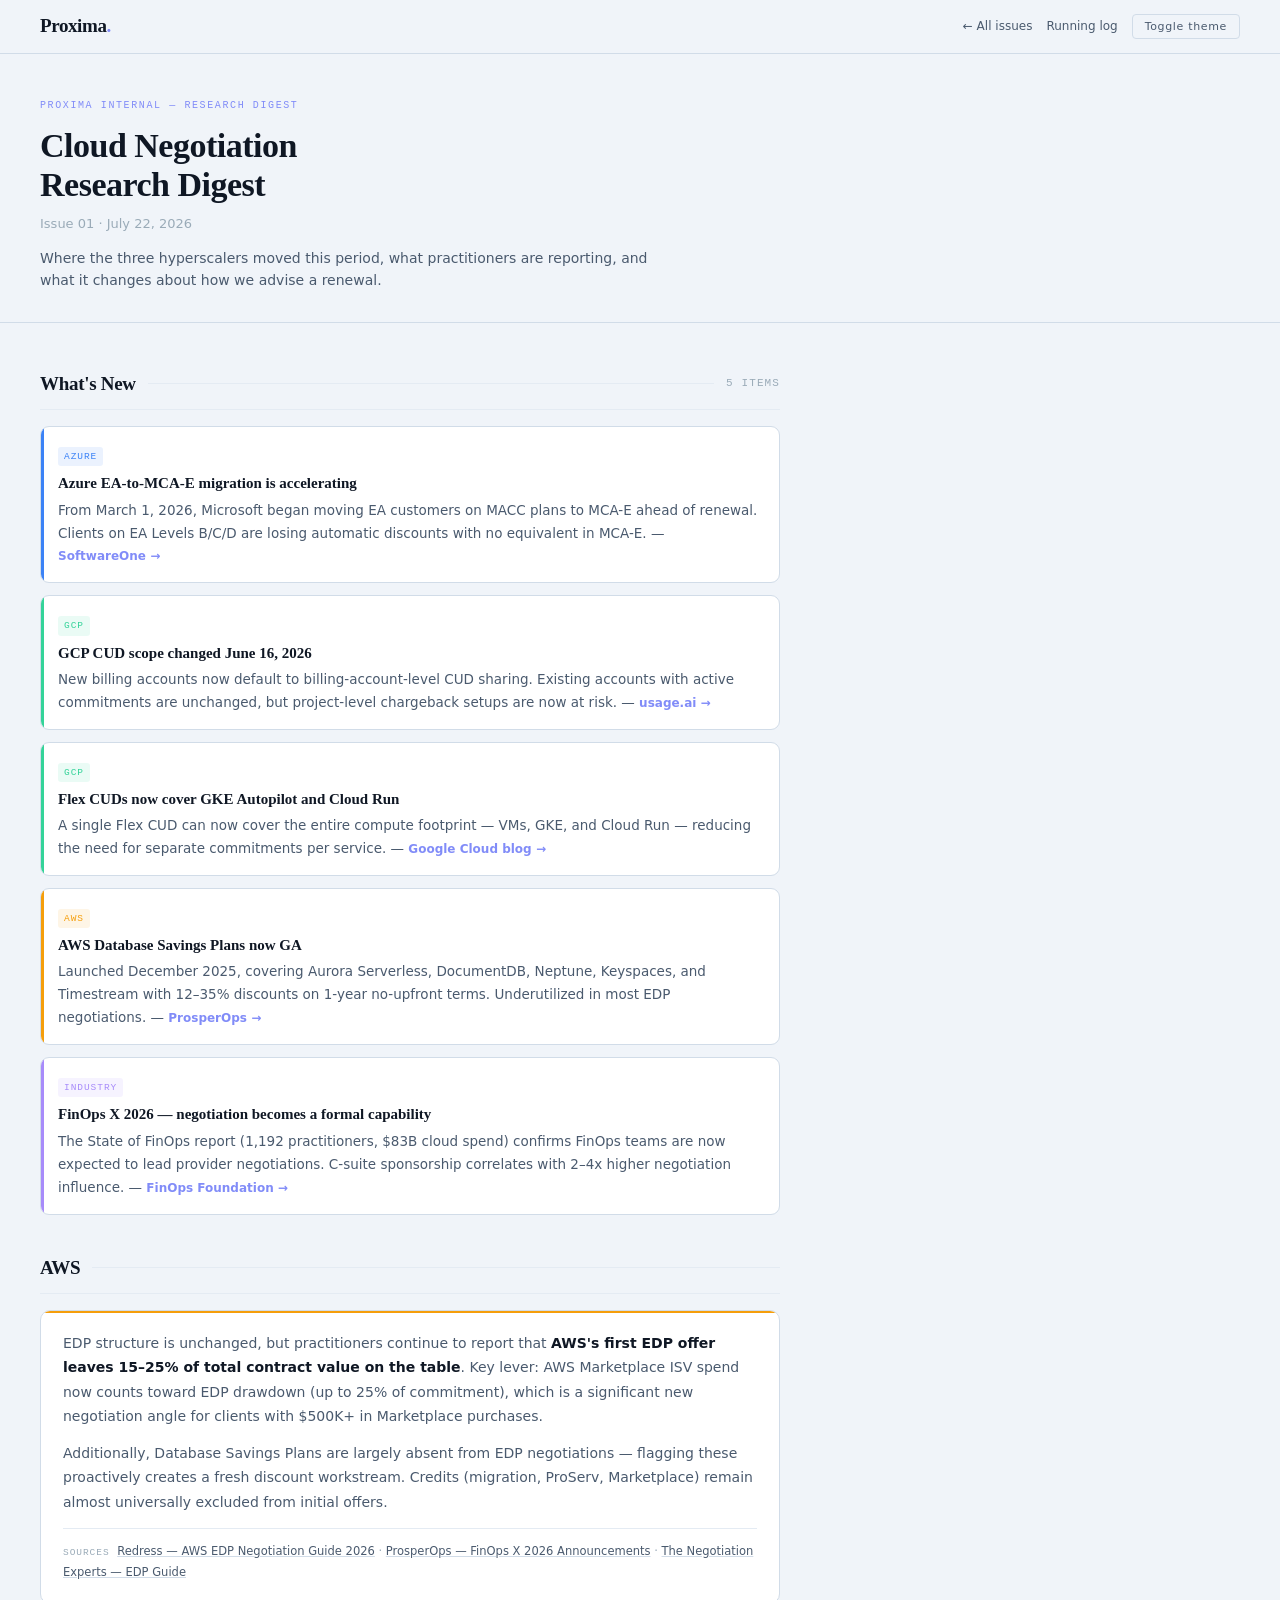
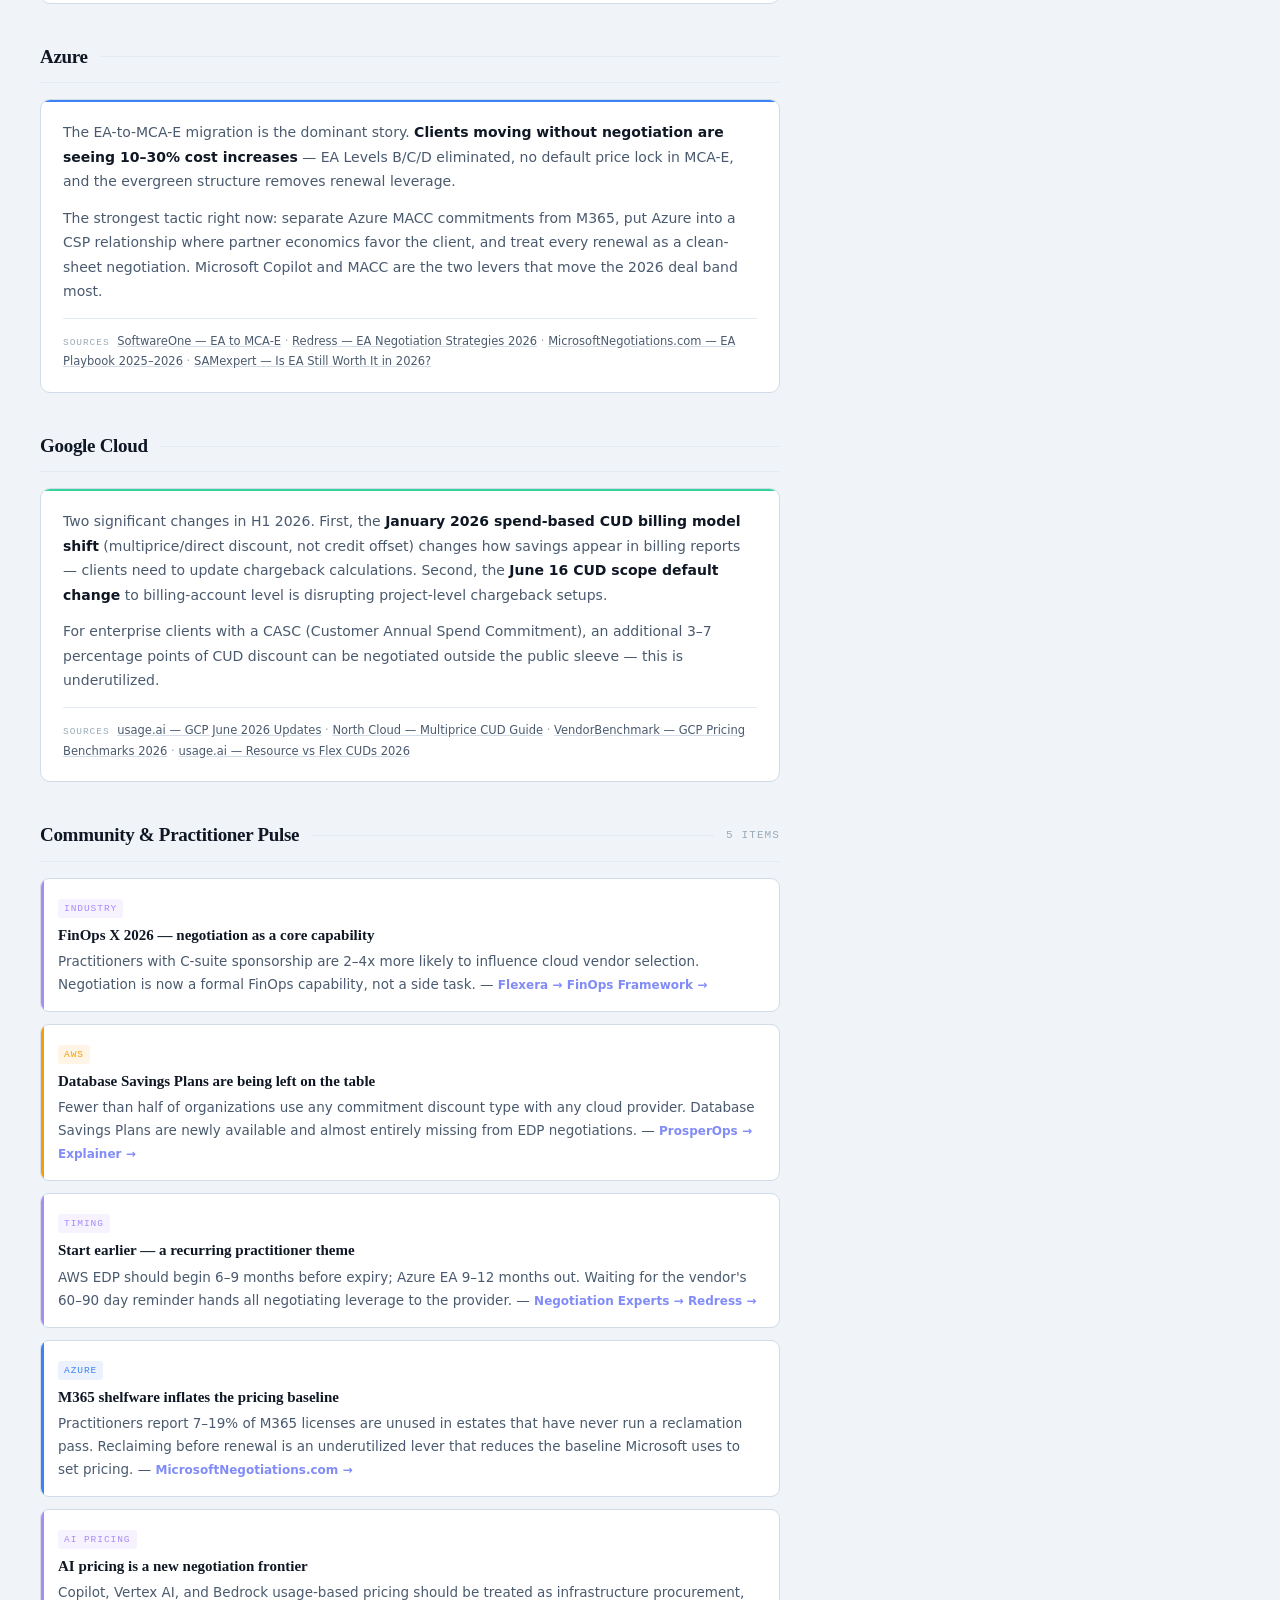
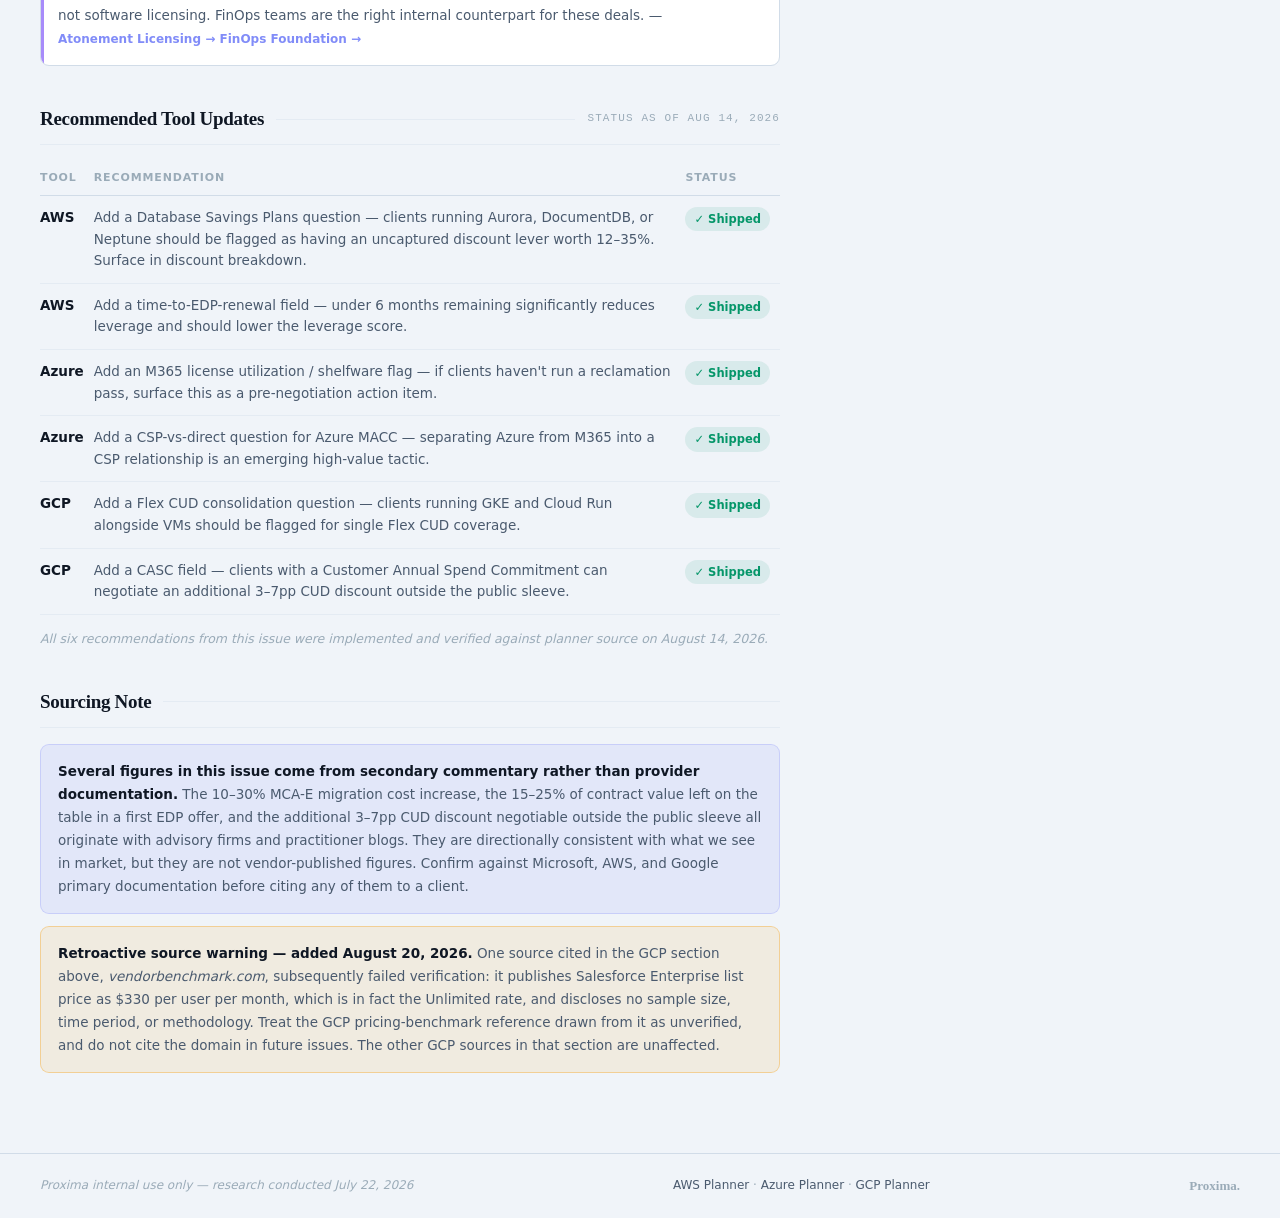
<file: digest/2026-07.html>
<!DOCTYPE html>
<html lang="en">
<head>
  <meta charset="UTF-8">
  <script async src="https://www.googletagmanager.com/gtag/js?id=G-N5E1D26WRG"></script>
  <script>window.dataLayer=window.dataLayer||[];function gtag(){dataLayer.push(arguments);}gtag('js',new Date());gtag('config','G-N5E1D26WRG');</script>
  <meta name="viewport" content="width=device-width, initial-scale=1.0">
  <title>Cloud Negotiation Research Digest — July 2026</title>
  <link rel="stylesheet" href="digest.css">
</head>
<body>

<header class="site-header">
  <div class="wordmark">Proxima<span>.</span></div>
  <div class="header-right">
    <a class="back-link" href="index.html">← All issues</a>
    <a class="back-link" href="../updates.html">Running log</a>
    <button class="theme-toggle" onclick="toggleTheme()">Toggle theme</button>
  </div>
</header>

<div class="masthead">
  <p class="masthead-eyebrow">Proxima Internal — Research Digest</p>
  <h1>Cloud Negotiation<br>Research Digest</h1>
  <p class="issue-date">Issue 01 · July 22, 2026</p>
  <p class="standfirst">Where the three hyperscalers moved this period, what practitioners are reporting, and what it changes about how we advise a renewal.</p>
</div>

<div class="issue">

  <!-- WHAT'S NEW -->
  <section class="section">
    <div class="section-head">
      <h2>What's New</h2>
      <div class="section-rule"></div>
      <span class="section-note">5 items</span>
    </div>
    <ul class="item-list">

      <li class="item azure">
        <span class="item-tag">Azure</span>
        <h3>Azure EA-to-MCA-E migration is accelerating</h3>
        <p>From March 1, 2026, Microsoft began moving EA customers on MACC plans to MCA-E ahead of renewal. Clients on EA Levels B/C/D are losing automatic discounts with no equivalent in MCA-E. — <a class="src-link" href="https://www.softwareone.com/en/blog/articles/2026/02/24/microsoft-changes-ea-to-mca-e" target="_blank" rel="noopener">SoftwareOne →</a></p>
      </li>

      <li class="item gcp">
        <span class="item-tag">GCP</span>
        <h3>GCP CUD scope changed June 16, 2026</h3>
        <p>New billing accounts now default to billing-account-level CUD sharing. Existing accounts with active commitments are unchanged, but project-level chargeback setups are now at risk. — <a class="src-link" href="https://www.usage.ai/blogs/gcp/monthly-updates/gcp-june-2026/" target="_blank" rel="noopener">usage.ai →</a></p>
      </li>

      <li class="item gcp">
        <span class="item-tag">GCP</span>
        <h3>Flex CUDs now cover GKE Autopilot and Cloud Run</h3>
        <p>A single Flex CUD can now cover the entire compute footprint — VMs, GKE, and Cloud Run — reducing the need for separate commitments per service. — <a class="src-link" href="https://cloud.google.com/blog/products/compute/expanded-coverage-for-compute-flex-cuds" target="_blank" rel="noopener">Google Cloud blog →</a></p>
      </li>

      <li class="item aws">
        <span class="item-tag">AWS</span>
        <h3>AWS Database Savings Plans now GA</h3>
        <p>Launched December 2025, covering Aurora Serverless, DocumentDB, Neptune, Keyspaces, and Timestream with 12–35% discounts on 1-year no-upfront terms. Underutilized in most EDP negotiations. — <a class="src-link" href="https://www.prosperops.com/blog/key-announcements-at-finops-x-2026/" target="_blank" rel="noopener">ProsperOps →</a></p>
      </li>

      <li class="item">
        <span class="item-tag">Industry</span>
        <h3>FinOps X 2026 — negotiation becomes a formal capability</h3>
        <p>The State of FinOps report (1,192 practitioners, $83B cloud spend) confirms FinOps teams are now expected to lead provider negotiations. C-suite sponsorship correlates with 2–4x higher negotiation influence. — <a class="src-link" href="https://data.finops.org/" target="_blank" rel="noopener">FinOps Foundation →</a></p>
      </li>

    </ul>
  </section>

  <!-- AWS -->
  <section class="section">
    <div class="section-head">
      <h2>AWS</h2>
      <div class="section-rule"></div>
    </div>
    <div class="provider aws">
      <p>EDP structure is unchanged, but practitioners continue to report that <strong>AWS's first EDP offer leaves 15–25% of total contract value on the table</strong>. Key lever: AWS Marketplace ISV spend now counts toward EDP drawdown (up to 25% of commitment), which is a significant new negotiation angle for clients with $500K+ in Marketplace purchases.</p>
      <p>Additionally, Database Savings Plans are largely absent from EDP negotiations — flagging these proactively creates a fresh discount workstream. Credits (migration, ProServ, Marketplace) remain almost universally excluded from initial offers.</p>
      <div class="sources">
        <span class="sources-label">Sources</span>
        <a href="https://redresscompliance.com/aws-edp-negotiation-enterprise-playbook-2026.html" target="_blank" rel="noopener">Redress — AWS EDP Negotiation Guide 2026</a> ·
        <a href="https://www.prosperops.com/blog/key-announcements-at-finops-x-2026/" target="_blank" rel="noopener">ProsperOps — FinOps X 2026 Announcements</a> ·
        <a href="https://thenegotiationexperts.com/blog/aws-edp-negotiation-guide/" target="_blank" rel="noopener">The Negotiation Experts — EDP Guide</a>
      </div>
    </div>
  </section>

  <!-- AZURE -->
  <section class="section">
    <div class="section-head">
      <h2>Azure</h2>
      <div class="section-rule"></div>
    </div>
    <div class="provider azure">
      <p>The EA-to-MCA-E migration is the dominant story. <strong>Clients moving without negotiation are seeing 10–30% cost increases</strong> — EA Levels B/C/D eliminated, no default price lock in MCA-E, and the evergreen structure removes renewal leverage.</p>
      <p>The strongest tactic right now: separate Azure MACC commitments from M365, put Azure into a CSP relationship where partner economics favor the client, and treat every renewal as a clean-sheet negotiation. Microsoft Copilot and MACC are the two levers that move the 2026 deal band most.</p>
      <div class="sources">
        <span class="sources-label">Sources</span>
        <a href="https://www.softwareone.com/en/blog/articles/2026/02/24/microsoft-changes-ea-to-mca-e" target="_blank" rel="noopener">SoftwareOne — EA to MCA-E</a> ·
        <a href="https://redresscompliance.com/microsoft-ea-negotiation-strategies-for-2026-renewals/" target="_blank" rel="noopener">Redress — EA Negotiation Strategies 2026</a> ·
        <a href="https://microsoftnegotiations.com/microsoft-ea-negotiation-playbook-2025-2026-how-to-counter-price-hikes-with-optimization-csp-strategy-and-multi-cloud-leverage/" target="_blank" rel="noopener">MicrosoftNegotiations.com — EA Playbook 2025–2026</a> ·
        <a href="https://samexpert.com/microsoft-ea-still-worth-it-2026/" target="_blank" rel="noopener">SAMexpert — Is EA Still Worth It in 2026?</a>
      </div>
    </div>
  </section>

  <!-- GCP -->
  <section class="section">
    <div class="section-head">
      <h2>Google Cloud</h2>
      <div class="section-rule"></div>
    </div>
    <div class="provider gcp">
      <p>Two significant changes in H1 2026. First, the <strong>January 2026 spend-based CUD billing model shift</strong> (multiprice/direct discount, not credit offset) changes how savings appear in billing reports — clients need to update chargeback calculations. Second, the <strong>June 16 CUD scope default change</strong> to billing-account level is disrupting project-level chargeback setups.</p>
      <p>For enterprise clients with a CASC (Customer Annual Spend Commitment), an additional 3–7 percentage points of CUD discount can be negotiated outside the public sleeve — this is underutilized.</p>
      <div class="sources">
        <span class="sources-label">Sources</span>
        <a href="https://www.usage.ai/blogs/gcp/monthly-updates/gcp-june-2026/" target="_blank" rel="noopener">usage.ai — GCP June 2026 Updates</a> ·
        <a href="https://www.north.cloud/blog/guide-to-google-clouds-multiprice-cud-changes" target="_blank" rel="noopener">North Cloud — Multiprice CUD Guide</a> ·
        <a href="https://vendorbenchmark.com/blog/gcp-pricing-benchmarks-cud-marketplace" target="_blank" rel="noopener">VendorBenchmark — GCP Pricing Benchmarks 2026</a> ·
        <a href="https://www.usage.ai/blogs/gcp/committed-use-discounts/compute-engine/resource-vs-flex-cud/" target="_blank" rel="noopener">usage.ai — Resource vs Flex CUDs 2026</a>
      </div>
    </div>
  </section>

  <!-- PRACTITIONER PULSE -->
  <section class="section">
    <div class="section-head">
      <h2>Community &amp; Practitioner Pulse</h2>
      <div class="section-rule"></div>
      <span class="section-note">5 items</span>
    </div>
    <ul class="item-list">

      <li class="item">
        <span class="item-tag">Industry</span>
        <h3>FinOps X 2026 — negotiation as a core capability</h3>
        <p>Practitioners with C-suite sponsorship are 2–4x more likely to influence cloud vendor selection. Negotiation is now a formal FinOps capability, not a side task. — <a class="src-link" href="https://www.flexera.com/blog/perspectives/finops-x-2026-recap/" target="_blank" rel="noopener">Flexera →</a> <a class="src-link" href="https://www.finops.org/insights/2026-finops-framework/" target="_blank" rel="noopener">FinOps Framework →</a></p>
      </li>

      <li class="item aws">
        <span class="item-tag">AWS</span>
        <h3>Database Savings Plans are being left on the table</h3>
        <p>Fewer than half of organizations use any commitment discount type with any cloud provider. Database Savings Plans are newly available and almost entirely missing from EDP negotiations. — <a class="src-link" href="https://www.prosperops.com/blog/key-announcements-at-finops-x-2026/" target="_blank" rel="noopener">ProsperOps →</a> <a class="src-link" href="https://www.prosperops.com/blog/aws-database-savings-plans-everything-you-need-to-know/" target="_blank" rel="noopener">Explainer →</a></p>
      </li>

      <li class="item">
        <span class="item-tag">Timing</span>
        <h3>Start earlier — a recurring practitioner theme</h3>
        <p>AWS EDP should begin 6–9 months before expiry; Azure EA 9–12 months out. Waiting for the vendor's 60–90 day reminder hands all negotiating leverage to the provider. — <a class="src-link" href="https://thenegotiationexperts.com/blog/aws-edp-negotiation-guide/" target="_blank" rel="noopener">Negotiation Experts →</a> <a class="src-link" href="https://redresscompliance.com/microsoft-ea-renewals" target="_blank" rel="noopener">Redress →</a></p>
      </li>

      <li class="item azure">
        <span class="item-tag">Azure</span>
        <h3>M365 shelfware inflates the pricing baseline</h3>
        <p>Practitioners report 7–19% of M365 licenses are unused in estates that have never run a reclamation pass. Reclaiming before renewal is an underutilized lever that reduces the baseline Microsoft uses to set pricing. — <a class="src-link" href="https://microsoftnegotiations.com/microsoft-ea-negotiation-playbook-2025-2026-how-to-counter-price-hikes-with-optimization-csp-strategy-and-multi-cloud-leverage/" target="_blank" rel="noopener">MicrosoftNegotiations.com →</a></p>
      </li>

      <li class="item">
        <span class="item-tag">AI Pricing</span>
        <h3>AI pricing is a new negotiation frontier</h3>
        <p>Copilot, Vertex AI, and Bedrock usage-based pricing should be treated as infrastructure procurement, not software licensing. FinOps teams are the right internal counterpart for these deals. — <a class="src-link" href="https://atonementlicensing.com/blog/ai-usage-based-pricing-negotiation/" target="_blank" rel="noopener">Atonement Licensing →</a> <a class="src-link" href="https://www.finops.org/insights/2026-finops-framework/" target="_blank" rel="noopener">FinOps Foundation →</a></p>
      </li>

    </ul>
  </section>

  <!-- TOOL UPDATES -->
  <section class="section">
    <div class="section-head">
      <h2>Recommended Tool Updates</h2>
      <div class="section-rule"></div>
      <span class="section-note">Status as of Aug 14, 2026</span>
    </div>
    <div class="backlog-wrap">
      <table class="backlog">
        <thead>
          <tr><th>Tool</th><th>Recommendation</th><th>Status</th></tr>
        </thead>
        <tbody>
          <tr>
            <td>AWS</td>
            <td>Add a Database Savings Plans question — clients running Aurora, DocumentDB, or Neptune should be flagged as having an uncaptured discount lever worth 12–35%. Surface in discount breakdown.</td>
            <td><span class="status shipped">✓ Shipped</span></td>
          </tr>
          <tr>
            <td>AWS</td>
            <td>Add a time-to-EDP-renewal field — under 6 months remaining significantly reduces leverage and should lower the leverage score.</td>
            <td><span class="status shipped">✓ Shipped</span></td>
          </tr>
          <tr>
            <td>Azure</td>
            <td>Add an M365 license utilization / shelfware flag — if clients haven't run a reclamation pass, surface this as a pre-negotiation action item.</td>
            <td><span class="status shipped">✓ Shipped</span></td>
          </tr>
          <tr>
            <td>Azure</td>
            <td>Add a CSP-vs-direct question for Azure MACC — separating Azure from M365 into a CSP relationship is an emerging high-value tactic.</td>
            <td><span class="status shipped">✓ Shipped</span></td>
          </tr>
          <tr>
            <td>GCP</td>
            <td>Add a Flex CUD consolidation question — clients running GKE and Cloud Run alongside VMs should be flagged for single Flex CUD coverage.</td>
            <td><span class="status shipped">✓ Shipped</span></td>
          </tr>
          <tr>
            <td>GCP</td>
            <td>Add a CASC field — clients with a Customer Annual Spend Commitment can negotiate an additional 3–7pp CUD discount outside the public sleeve.</td>
            <td><span class="status shipped">✓ Shipped</span></td>
          </tr>
        </tbody>
      </table>
    </div>
    <p style="margin-top:14px;font-size:12.5px;color:var(--text-3);font-style:italic;">All six recommendations from this issue were implemented and verified against planner source on August 14, 2026.</p>
  </section>

  <!-- SOURCING NOTE -->
  <section class="section">
    <div class="section-head">
      <h2>Sourcing Note</h2>
      <div class="section-rule"></div>
    </div>
    <div class="callout">
      <strong>Several figures in this issue come from secondary commentary rather than provider documentation.</strong> The 10–30% MCA-E migration cost increase, the 15–25% of contract value left on the table in a first EDP offer, and the additional 3–7pp CUD discount negotiable outside the public sleeve all originate with advisory firms and practitioner blogs. They are directionally consistent with what we see in market, but they are not vendor-published figures. Confirm against Microsoft, AWS, and Google primary documentation before citing any of them to a client.
    </div>
    <div class="callout" style="margin-top:12px;background:rgba(245,158,11,.1);border-color:rgba(245,158,11,.35);">
      <strong>Retroactive source warning — added August 20, 2026.</strong> One source cited in the GCP section above, <em>vendorbenchmark.com</em>, subsequently failed verification: it publishes Salesforce Enterprise list price as $330 per user per month, which is in fact the Unlimited rate, and discloses no sample size, time period, or methodology. Treat the GCP pricing-benchmark reference drawn from it as unverified, and do not cite the domain in future issues. The other GCP sources in that section are unaffected.
    </div>
  </section>

</div>

<footer class="site-footer">
  <p>Proxima internal use only — research conducted July 22, 2026</p>
  <div class="footer-links">
    <a href="https://tools.briansavesbillions.com/aws-negotiation-planner/" target="_blank" rel="noopener">AWS Planner</a> ·
    <a href="https://tools.briansavesbillions.com/azure-negotiation-planner/" target="_blank" rel="noopener">Azure Planner</a> ·
    <a href="https://tools.briansavesbillions.com/gcp-negotiation-planner/" target="_blank" rel="noopener">GCP Planner</a>
  </div>
  <div class="footer-wordmark">Proxima.</div>
</footer>

<script>
function toggleTheme() {
  const root = document.documentElement;
  root.setAttribute('data-theme', root.getAttribute('data-theme') === 'dark' ? 'light' : 'dark');
}
</script>
</body>
</html>
</file>
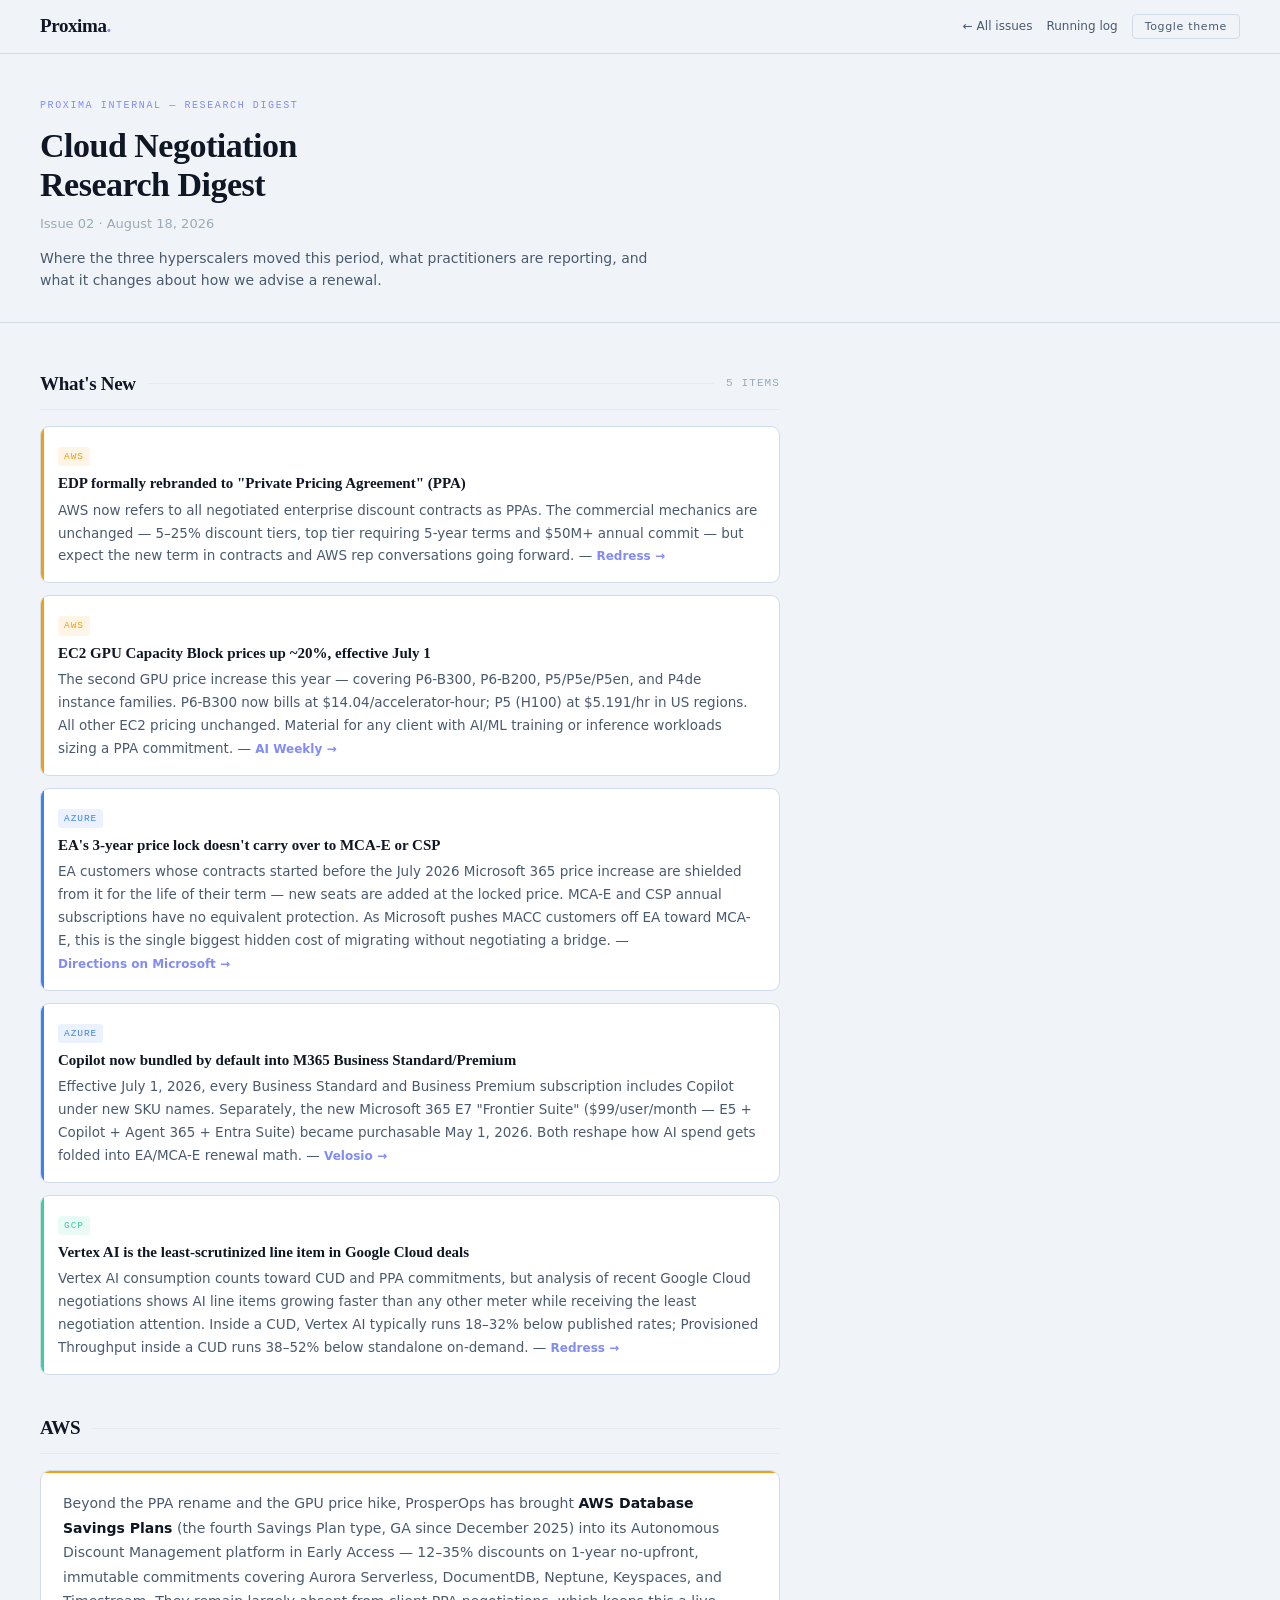
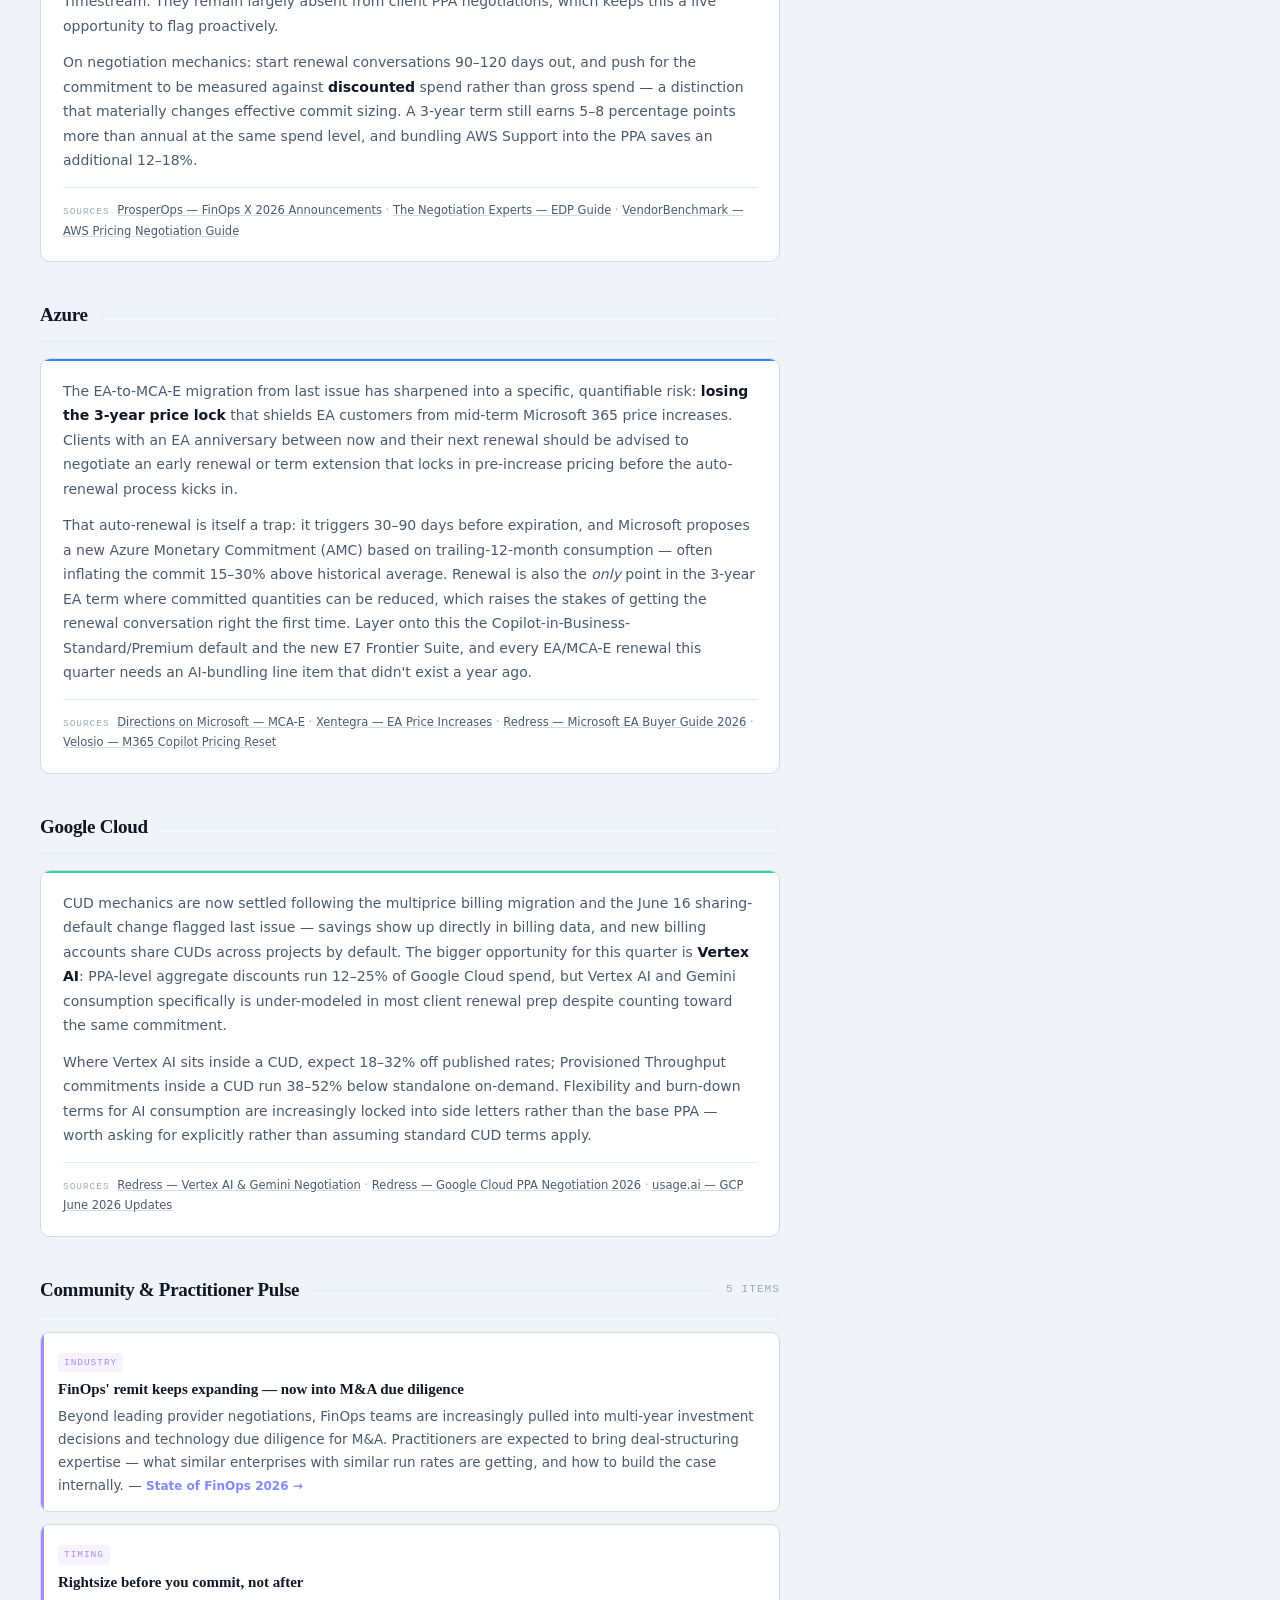
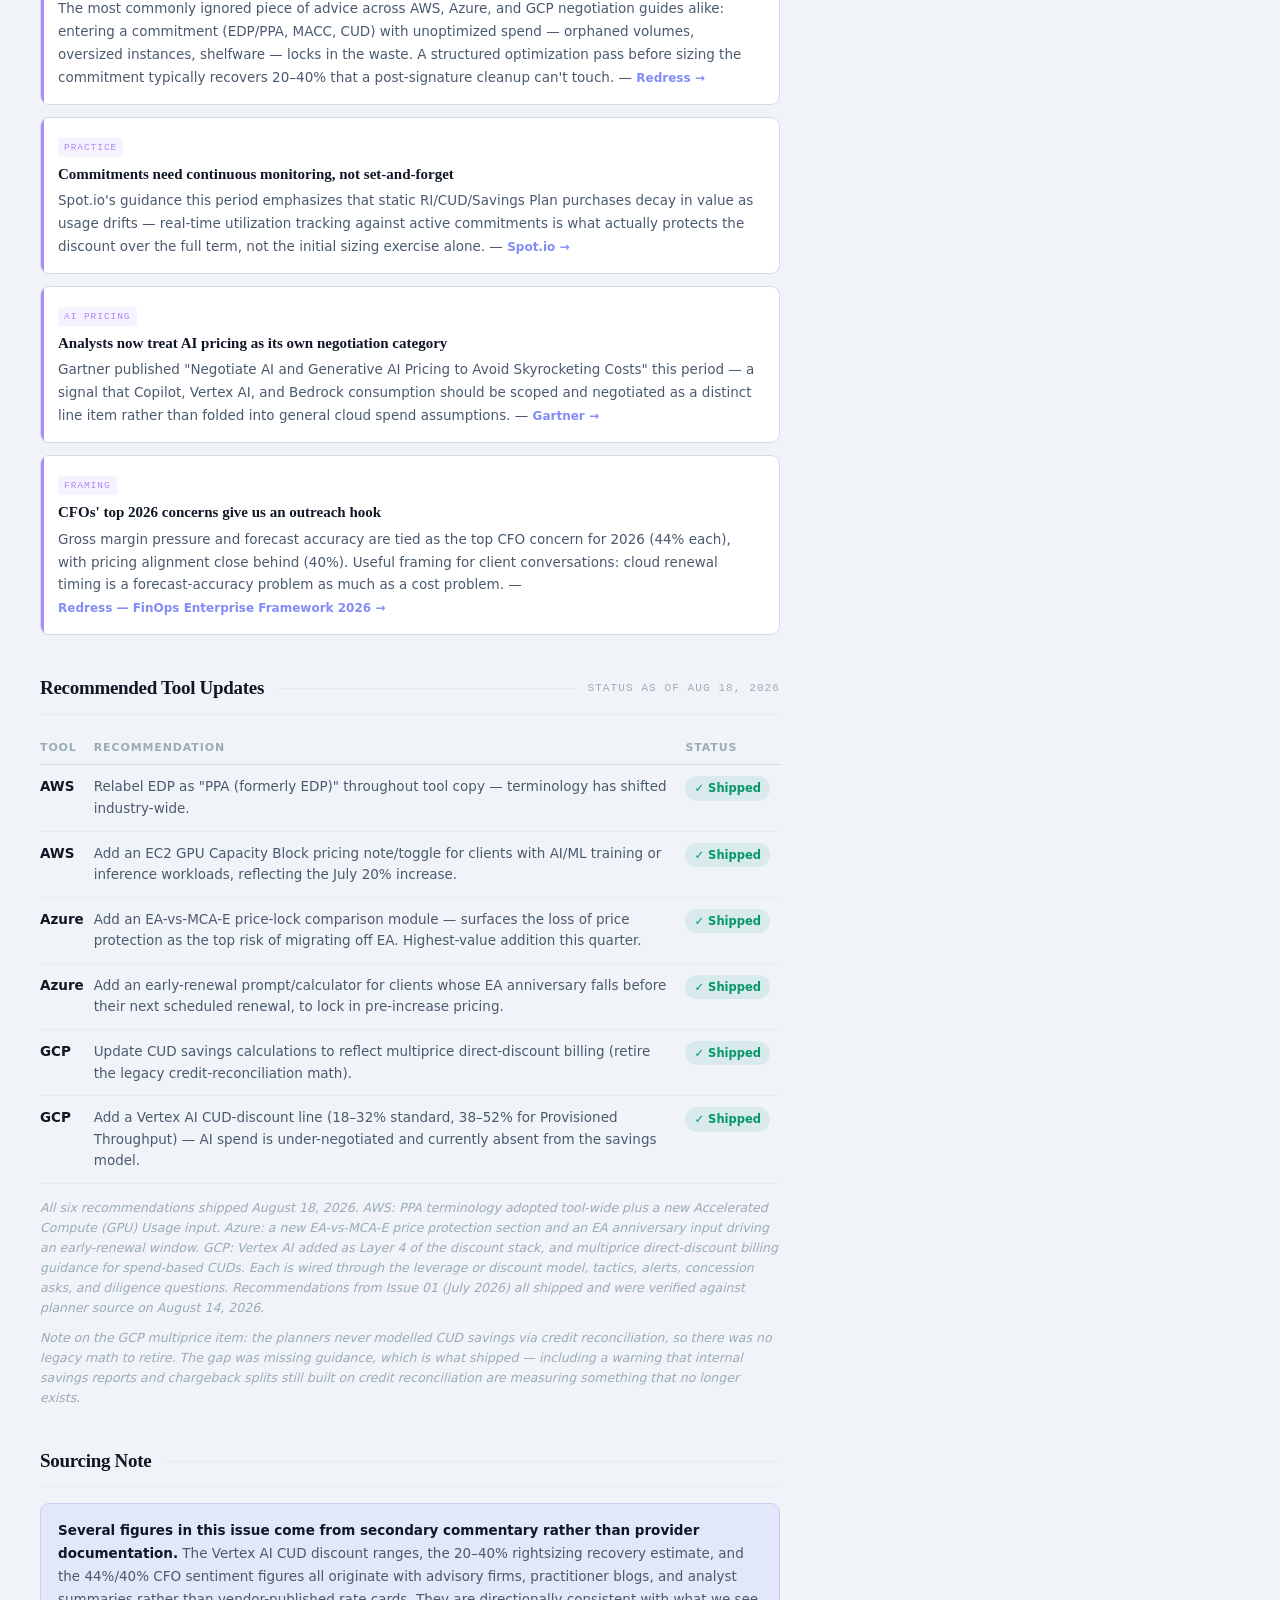
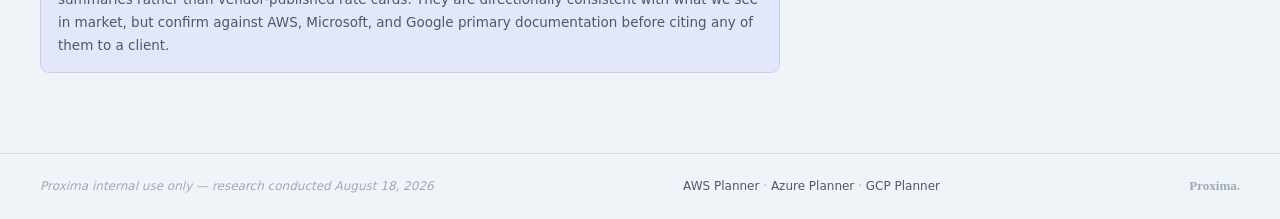
<file: digest/2026-08.html>
<!DOCTYPE html>
<html lang="en">
<head>
  <meta charset="UTF-8">
  <script async src="https://www.googletagmanager.com/gtag/js?id=G-N5E1D26WRG"></script>
  <script>window.dataLayer=window.dataLayer||[];function gtag(){dataLayer.push(arguments);}gtag('js',new Date());gtag('config','G-N5E1D26WRG');</script>
  <meta name="viewport" content="width=device-width, initial-scale=1.0">
  <title>Cloud Negotiation Research Digest — August 2026</title>
  <link rel="stylesheet" href="digest.css">
</head>
<body>

<header class="site-header">
  <div class="wordmark">Proxima<span>.</span></div>
  <div class="header-right">
    <a class="back-link" href="index.html">← All issues</a>
    <a class="back-link" href="../updates.html">Running log</a>
    <button class="theme-toggle" onclick="toggleTheme()">Toggle theme</button>
  </div>
</header>

<div class="masthead">
  <p class="masthead-eyebrow">Proxima Internal — Research Digest</p>
  <h1>Cloud Negotiation<br>Research Digest</h1>
  <p class="issue-date">Issue 02 · August 18, 2026</p>
  <p class="standfirst">Where the three hyperscalers moved this period, what practitioners are reporting, and what it changes about how we advise a renewal.</p>
</div>

<div class="issue">

  <!-- WHAT'S NEW -->
  <section class="section">
    <div class="section-head">
      <h2>What's New</h2>
      <div class="section-rule"></div>
      <span class="section-note">5 items</span>
    </div>
    <ul class="item-list">

      <li class="item aws">
        <span class="item-tag">AWS</span>
        <h3>EDP formally rebranded to "Private Pricing Agreement" (PPA)</h3>
        <p>AWS now refers to all negotiated enterprise discount contracts as PPAs. The commercial mechanics are unchanged — 5–25% discount tiers, top tier requiring 5-year terms and $50M+ annual commit — but expect the new term in contracts and AWS rep conversations going forward. — <a class="src-link" href="https://redresscompliance.com/aws-edp-negotiation-enterprise-playbook-2026.html" target="_blank" rel="noopener">Redress →</a></p>
      </li>

      <li class="item aws">
        <span class="item-tag">AWS</span>
        <h3>EC2 GPU Capacity Block prices up ~20%, effective July 1</h3>
        <p>The second GPU price increase this year — covering P6-B300, P6-B200, P5/P5e/P5en, and P4de instance families. P6-B300 now bills at $14.04/accelerator-hour; P5 (H100) at $5.191/hr in US regions. All other EC2 pricing unchanged. Material for any client with AI/ML training or inference workloads sizing a PPA commitment. — <a class="src-link" href="https://aiweekly.co/alerts/aws-raises-ec2-gpu-capacity-block-prices-20-from-july-1" target="_blank" rel="noopener">AI Weekly →</a></p>
      </li>

      <li class="item azure">
        <span class="item-tag">Azure</span>
        <h3>EA's 3-year price lock doesn't carry over to MCA-E or CSP</h3>
        <p>EA customers whose contracts started before the July 2026 Microsoft 365 price increase are shielded from it for the life of their term — new seats are added at the locked price. MCA-E and CSP annual subscriptions have no equivalent protection. As Microsoft pushes MACC customers off EA toward MCA-E, this is the single biggest hidden cost of migrating without negotiating a bridge. — <a class="src-link" href="https://www.directionsonmicrosoft.com/want-to-sign-an-azure-consumption-agreement-soon-mca-may-be-your-only-option/" target="_blank" rel="noopener">Directions on Microsoft →</a></p>
      </li>

      <li class="item azure">
        <span class="item-tag">Azure</span>
        <h3>Copilot now bundled by default into M365 Business Standard/Premium</h3>
        <p>Effective July 1, 2026, every Business Standard and Business Premium subscription includes Copilot under new SKU names. Separately, the new Microsoft 365 E7 "Frontier Suite" ($99/user/month — E5 + Copilot + Agent 365 + Entra Suite) became purchasable May 1, 2026. Both reshape how AI spend gets folded into EA/MCA-E renewal math. — <a class="src-link" href="https://www.velosio.com/blog/m365-copilot-pricing-reset-2026/" target="_blank" rel="noopener">Velosio →</a></p>
      </li>

      <li class="item gcp">
        <span class="item-tag">GCP</span>
        <h3>Vertex AI is the least-scrutinized line item in Google Cloud deals</h3>
        <p>Vertex AI consumption counts toward CUD and PPA commitments, but analysis of recent Google Cloud negotiations shows AI line items growing faster than any other meter while receiving the least negotiation attention. Inside a CUD, Vertex AI typically runs 18–32% below published rates; Provisioned Throughput inside a CUD runs 38–52% below standalone on-demand. — <a class="src-link" href="https://redresscompliance.com/google-cloud-vertex-ai-gemini-negotiation" target="_blank" rel="noopener">Redress →</a></p>
      </li>

    </ul>
  </section>

  <!-- AWS -->
  <section class="section">
    <div class="section-head">
      <h2>AWS</h2>
      <div class="section-rule"></div>
    </div>
    <div class="provider aws">
      <p>Beyond the PPA rename and the GPU price hike, ProsperOps has brought <strong>AWS Database Savings Plans</strong> (the fourth Savings Plan type, GA since December 2025) into its Autonomous Discount Management platform in Early Access — 12–35% discounts on 1-year no-upfront, immutable commitments covering Aurora Serverless, DocumentDB, Neptune, Keyspaces, and Timestream. They remain largely absent from client PPA negotiations, which keeps this a live opportunity to flag proactively.</p>
      <p>On negotiation mechanics: start renewal conversations 90–120 days out, and push for the commitment to be measured against <strong>discounted</strong> spend rather than gross spend — a distinction that materially changes effective commit sizing. A 3-year term still earns 5–8 percentage points more than annual at the same spend level, and bundling AWS Support into the PPA saves an additional 12–18%.</p>
      <div class="sources">
        <span class="sources-label">Sources</span>
        <a href="https://www.prosperops.com/blog/key-announcements-at-finops-x-2026/" target="_blank" rel="noopener">ProsperOps — FinOps X 2026 Announcements</a> ·
        <a href="https://thenegotiationexperts.com/blog/aws-edp-negotiation-guide/" target="_blank" rel="noopener">The Negotiation Experts — EDP Guide</a> ·
        <a href="https://vendorbenchmark.com/blog/aws-pricing-negotiation-guide" target="_blank" rel="noopener">VendorBenchmark — AWS Pricing Negotiation Guide</a>
      </div>
    </div>
  </section>

  <!-- AZURE -->
  <section class="section">
    <div class="section-head">
      <h2>Azure</h2>
      <div class="section-rule"></div>
    </div>
    <div class="provider azure">
      <p>The EA-to-MCA-E migration from last issue has sharpened into a specific, quantifiable risk: <strong>losing the 3-year price lock</strong> that shields EA customers from mid-term Microsoft 365 price increases. Clients with an EA anniversary between now and their next renewal should be advised to negotiate an early renewal or term extension that locks in pre-increase pricing before the auto-renewal process kicks in.</p>
      <p>That auto-renewal is itself a trap: it triggers 30–90 days before expiration, and Microsoft proposes a new Azure Monetary Commitment (AMC) based on trailing-12-month consumption — often inflating the commit 15–30% above historical average. Renewal is also the <em>only</em> point in the 3-year EA term where committed quantities can be reduced, which raises the stakes of getting the renewal conversation right the first time. Layer onto this the Copilot-in-Business-Standard/Premium default and the new E7 Frontier Suite, and every EA/MCA-E renewal this quarter needs an AI-bundling line item that didn't exist a year ago.</p>
      <div class="sources">
        <span class="sources-label">Sources</span>
        <a href="https://www.directionsonmicrosoft.com/want-to-sign-an-azure-consumption-agreement-soon-mca-may-be-your-only-option/" target="_blank" rel="noopener">Directions on Microsoft — MCA-E</a> ·
        <a href="https://xentegra.com/resources/your-microsoft-ea-is-about-to-cost-you-more-heres-what-to-do-before-it-does/" target="_blank" rel="noopener">Xentegra — EA Price Increases</a> ·
        <a href="https://redresscompliance.com/microsoft-enterprise-agreement-guide" target="_blank" rel="noopener">Redress — Microsoft EA Buyer Guide 2026</a> ·
        <a href="https://www.velosio.com/blog/m365-copilot-pricing-reset-2026/" target="_blank" rel="noopener">Velosio — M365 Copilot Pricing Reset</a>
      </div>
    </div>
  </section>

  <!-- GCP -->
  <section class="section">
    <div class="section-head">
      <h2>Google Cloud</h2>
      <div class="section-rule"></div>
    </div>
    <div class="provider gcp">
      <p>CUD mechanics are now settled following the multiprice billing migration and the June 16 sharing-default change flagged last issue — savings show up directly in billing data, and new billing accounts share CUDs across projects by default. The bigger opportunity for this quarter is <strong>Vertex AI</strong>: PPA-level aggregate discounts run 12–25% of Google Cloud spend, but Vertex AI and Gemini consumption specifically is under-modeled in most client renewal prep despite counting toward the same commitment.</p>
      <p>Where Vertex AI sits inside a CUD, expect 18–32% off published rates; Provisioned Throughput commitments inside a CUD run 38–52% below standalone on-demand. Flexibility and burn-down terms for AI consumption are increasingly locked into side letters rather than the base PPA — worth asking for explicitly rather than assuming standard CUD terms apply.</p>
      <div class="sources">
        <span class="sources-label">Sources</span>
        <a href="https://redresscompliance.com/google-cloud-vertex-ai-gemini-negotiation" target="_blank" rel="noopener">Redress — Vertex AI & Gemini Negotiation</a> ·
        <a href="https://redresscompliance.com/google-cloud-ppa-negotiation" target="_blank" rel="noopener">Redress — Google Cloud PPA Negotiation 2026</a> ·
        <a href="https://www.usage.ai/blogs/gcp/monthly-updates/gcp-june-2026/" target="_blank" rel="noopener">usage.ai — GCP June 2026 Updates</a>
      </div>
    </div>
  </section>

  <!-- PRACTITIONER PULSE -->
  <section class="section">
    <div class="section-head">
      <h2>Community &amp; Practitioner Pulse</h2>
      <div class="section-rule"></div>
      <span class="section-note">5 items</span>
    </div>
    <ul class="item-list">

      <li class="item">
        <span class="item-tag">Industry</span>
        <h3>FinOps' remit keeps expanding — now into M&amp;A due diligence</h3>
        <p>Beyond leading provider negotiations, FinOps teams are increasingly pulled into multi-year investment decisions and technology due diligence for M&amp;A. Practitioners are expected to bring deal-structuring expertise — what similar enterprises with similar run rates are getting, and how to build the case internally. — <a class="src-link" href="https://www.finout.io/blog/state-of-finops-2026-report-key-trends-insights-and-what-comes-next" target="_blank" rel="noopener">State of FinOps 2026 →</a></p>
      </li>

      <li class="item">
        <span class="item-tag">Timing</span>
        <h3>Rightsize before you commit, not after</h3>
        <p>The most commonly ignored piece of advice across AWS, Azure, and GCP negotiation guides alike: entering a commitment (EDP/PPA, MACC, CUD) with unoptimized spend — orphaned volumes, oversized instances, shelfware — locks in the waste. A structured optimization pass before sizing the commitment typically recovers 20–40% that a post-signature cleanup can't touch. — <a class="src-link" href="https://redresscompliance.com/aws-edp-negotiation-enterprise-playbook-2026.html" target="_blank" rel="noopener">Redress →</a></p>
      </li>

      <li class="item">
        <span class="item-tag">Practice</span>
        <h3>Commitments need continuous monitoring, not set-and-forget</h3>
        <p>Spot.io's guidance this period emphasizes that static RI/CUD/Savings Plan purchases decay in value as usage drifts — real-time utilization tracking against active commitments is what actually protects the discount over the full term, not the initial sizing exercise alone. — <a class="src-link" href="https://spot.io/blog/how-to-get-more-value-from-your-cloud-commitments/" target="_blank" rel="noopener">Spot.io →</a></p>
      </li>

      <li class="item">
        <span class="item-tag">AI Pricing</span>
        <h3>Analysts now treat AI pricing as its own negotiation category</h3>
        <p>Gartner published "Negotiate AI and Generative AI Pricing to Avoid Skyrocketing Costs" this period — a signal that Copilot, Vertex AI, and Bedrock consumption should be scoped and negotiated as a distinct line item rather than folded into general cloud spend assumptions. — <a class="src-link" href="https://www.gartner.com/en/documents/7522053" target="_blank" rel="noopener">Gartner →</a></p>
      </li>

      <li class="item">
        <span class="item-tag">Framing</span>
        <h3>CFOs' top 2026 concerns give us an outreach hook</h3>
        <p>Gross margin pressure and forecast accuracy are tied as the top CFO concern for 2026 (44% each), with pricing alignment close behind (40%). Useful framing for client conversations: cloud renewal timing is a forecast-accuracy problem as much as a cost problem. — <a class="src-link" href="https://redresscompliance.com/finops-enterprise-framework-implementation-guide-2026.html" target="_blank" rel="noopener">Redress — FinOps Enterprise Framework 2026 →</a></p>
      </li>

    </ul>
  </section>

  <!-- TOOL UPDATES -->
  <section class="section">
    <div class="section-head">
      <h2>Recommended Tool Updates</h2>
      <div class="section-rule"></div>
      <span class="section-note">Status as of Aug 18, 2026</span>
    </div>
    <div class="backlog-wrap">
      <table class="backlog">
        <thead>
          <tr><th>Tool</th><th>Recommendation</th><th>Status</th></tr>
        </thead>
        <tbody>
          <tr>
            <td>AWS</td>
            <td>Relabel EDP as "PPA (formerly EDP)" throughout tool copy — terminology has shifted industry-wide.</td>
            <td><span class="status shipped">✓ Shipped</span></td>
          </tr>
          <tr>
            <td>AWS</td>
            <td>Add an EC2 GPU Capacity Block pricing note/toggle for clients with AI/ML training or inference workloads, reflecting the July 20% increase.</td>
            <td><span class="status shipped">✓ Shipped</span></td>
          </tr>
          <tr>
            <td>Azure</td>
            <td>Add an EA-vs-MCA-E price-lock comparison module — surfaces the loss of price protection as the top risk of migrating off EA. Highest-value addition this quarter.</td>
            <td><span class="status shipped">✓ Shipped</span></td>
          </tr>
          <tr>
            <td>Azure</td>
            <td>Add an early-renewal prompt/calculator for clients whose EA anniversary falls before their next scheduled renewal, to lock in pre-increase pricing.</td>
            <td><span class="status shipped">✓ Shipped</span></td>
          </tr>
          <tr>
            <td>GCP</td>
            <td>Update CUD savings calculations to reflect multiprice direct-discount billing (retire the legacy credit-reconciliation math).</td>
            <td><span class="status shipped">✓ Shipped</span></td>
          </tr>
          <tr>
            <td>GCP</td>
            <td>Add a Vertex AI CUD-discount line (18–32% standard, 38–52% for Provisioned Throughput) — AI spend is under-negotiated and currently absent from the savings model.</td>
            <td><span class="status shipped">✓ Shipped</span></td>
          </tr>
        </tbody>
      </table>
    </div>
    <p style="margin-top:14px;font-size:12.5px;color:var(--text-3);font-style:italic;">All six recommendations shipped August 18, 2026. AWS: PPA terminology adopted tool-wide plus a new Accelerated Compute (GPU) Usage input. Azure: a new EA-vs-MCA-E price protection section and an EA anniversary input driving an early-renewal window. GCP: Vertex AI added as Layer 4 of the discount stack, and multiprice direct-discount billing guidance for spend-based CUDs. Each is wired through the leverage or discount model, tactics, alerts, concession asks, and diligence questions. Recommendations from Issue 01 (July 2026) all shipped and were verified against planner source on August 14, 2026.</p>
    <p style="margin-top:10px;font-size:12.5px;color:var(--text-3);font-style:italic;">Note on the GCP multiprice item: the planners never modelled CUD savings via credit reconciliation, so there was no legacy math to retire. The gap was missing guidance, which is what shipped — including a warning that internal savings reports and chargeback splits still built on credit reconciliation are measuring something that no longer exists.</p>
  </section>

  <!-- SOURCING NOTE -->
  <section class="section">
    <div class="section-head">
      <h2>Sourcing Note</h2>
      <div class="section-rule"></div>
    </div>
    <div class="callout">
      <strong>Several figures in this issue come from secondary commentary rather than provider documentation.</strong> The Vertex AI CUD discount ranges, the 20–40% rightsizing recovery estimate, and the 44%/40% CFO sentiment figures all originate with advisory firms, practitioner blogs, and analyst summaries rather than vendor-published rate cards. They are directionally consistent with what we see in market, but confirm against AWS, Microsoft, and Google primary documentation before citing any of them to a client.
    </div>
  </section>

</div>

<footer class="site-footer">
  <p>Proxima internal use only — research conducted August 18, 2026</p>
  <div class="footer-links">
    <a href="https://tools.briansavesbillions.com/aws-negotiation-planner/" target="_blank" rel="noopener">AWS Planner</a> ·
    <a href="https://tools.briansavesbillions.com/azure-negotiation-planner/" target="_blank" rel="noopener">Azure Planner</a> ·
    <a href="https://tools.briansavesbillions.com/gcp-negotiation-planner/" target="_blank" rel="noopener">GCP Planner</a>
  </div>
  <div class="footer-wordmark">Proxima.</div>
</footer>

<script>
function toggleTheme() {
  const root = document.documentElement;
  root.setAttribute('data-theme', root.getAttribute('data-theme') === 'dark' ? 'light' : 'dark');
}
</script>
</body>
</html>
</file>
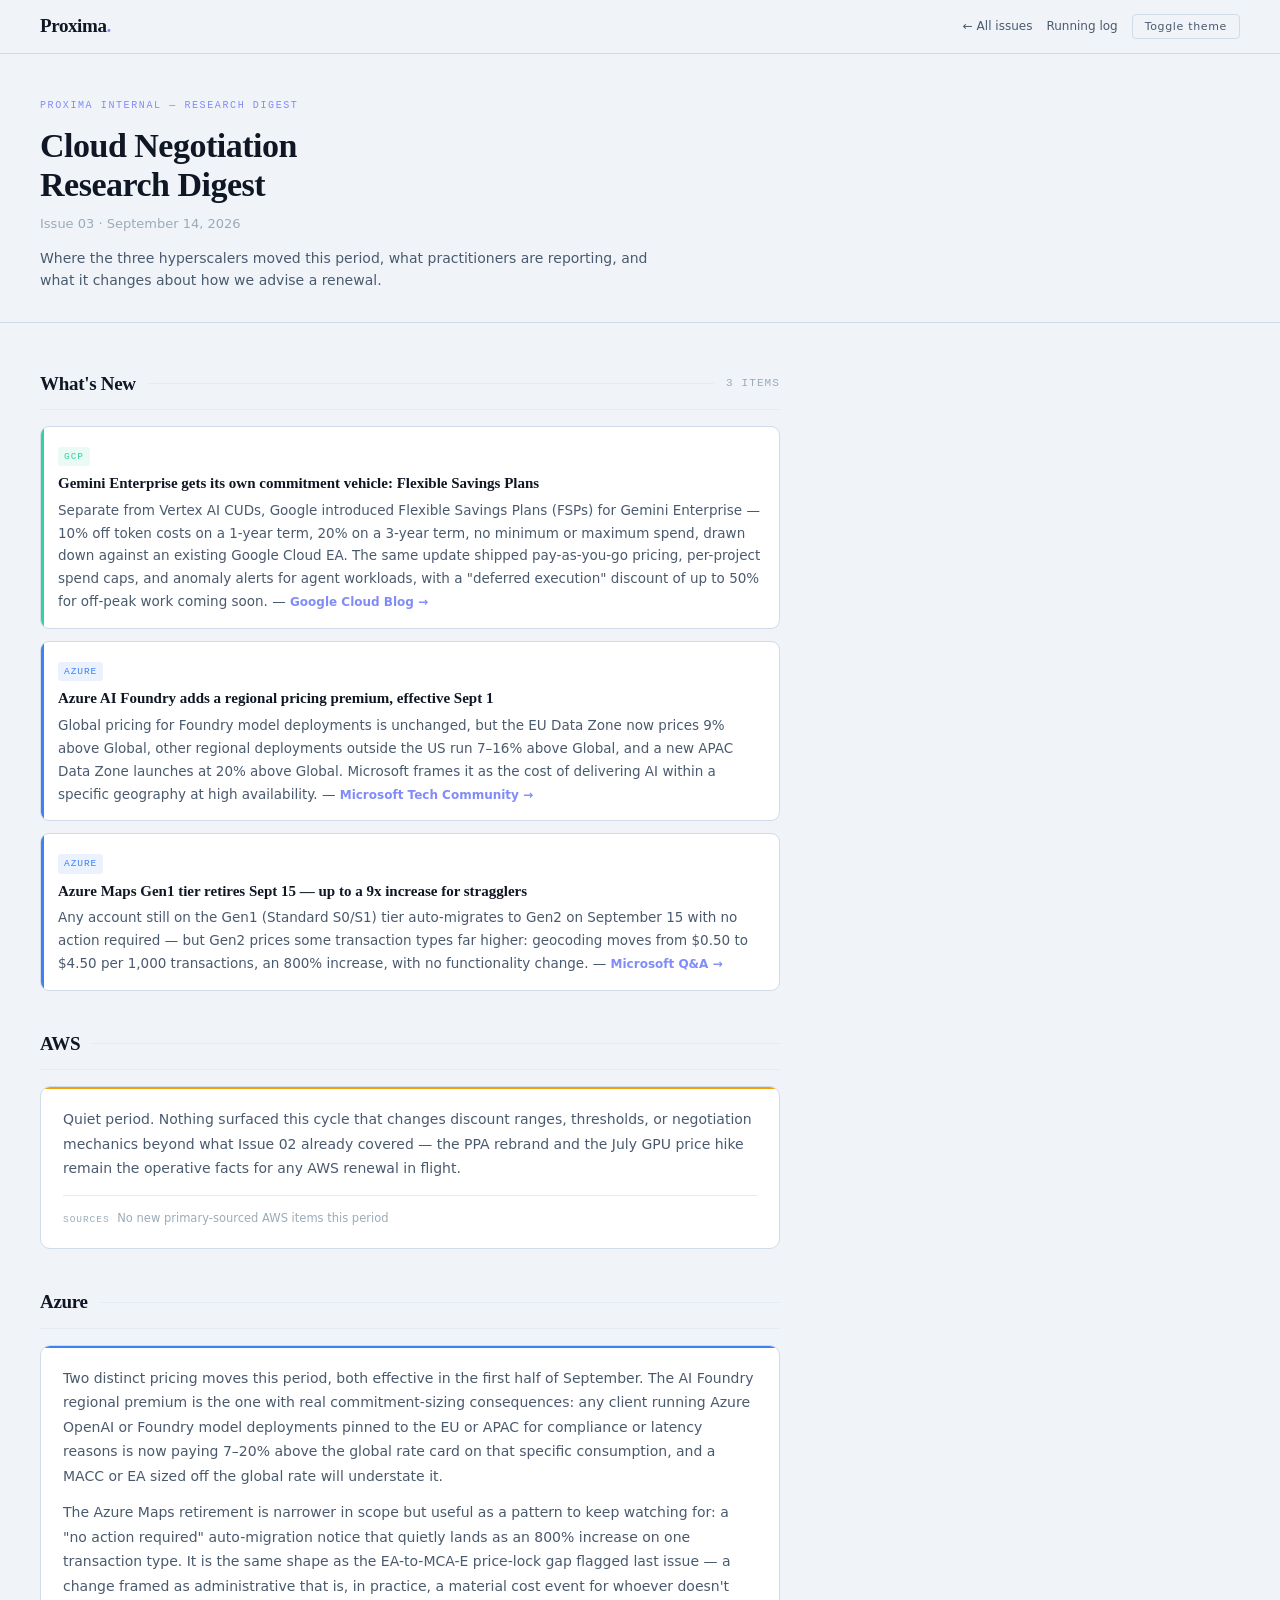
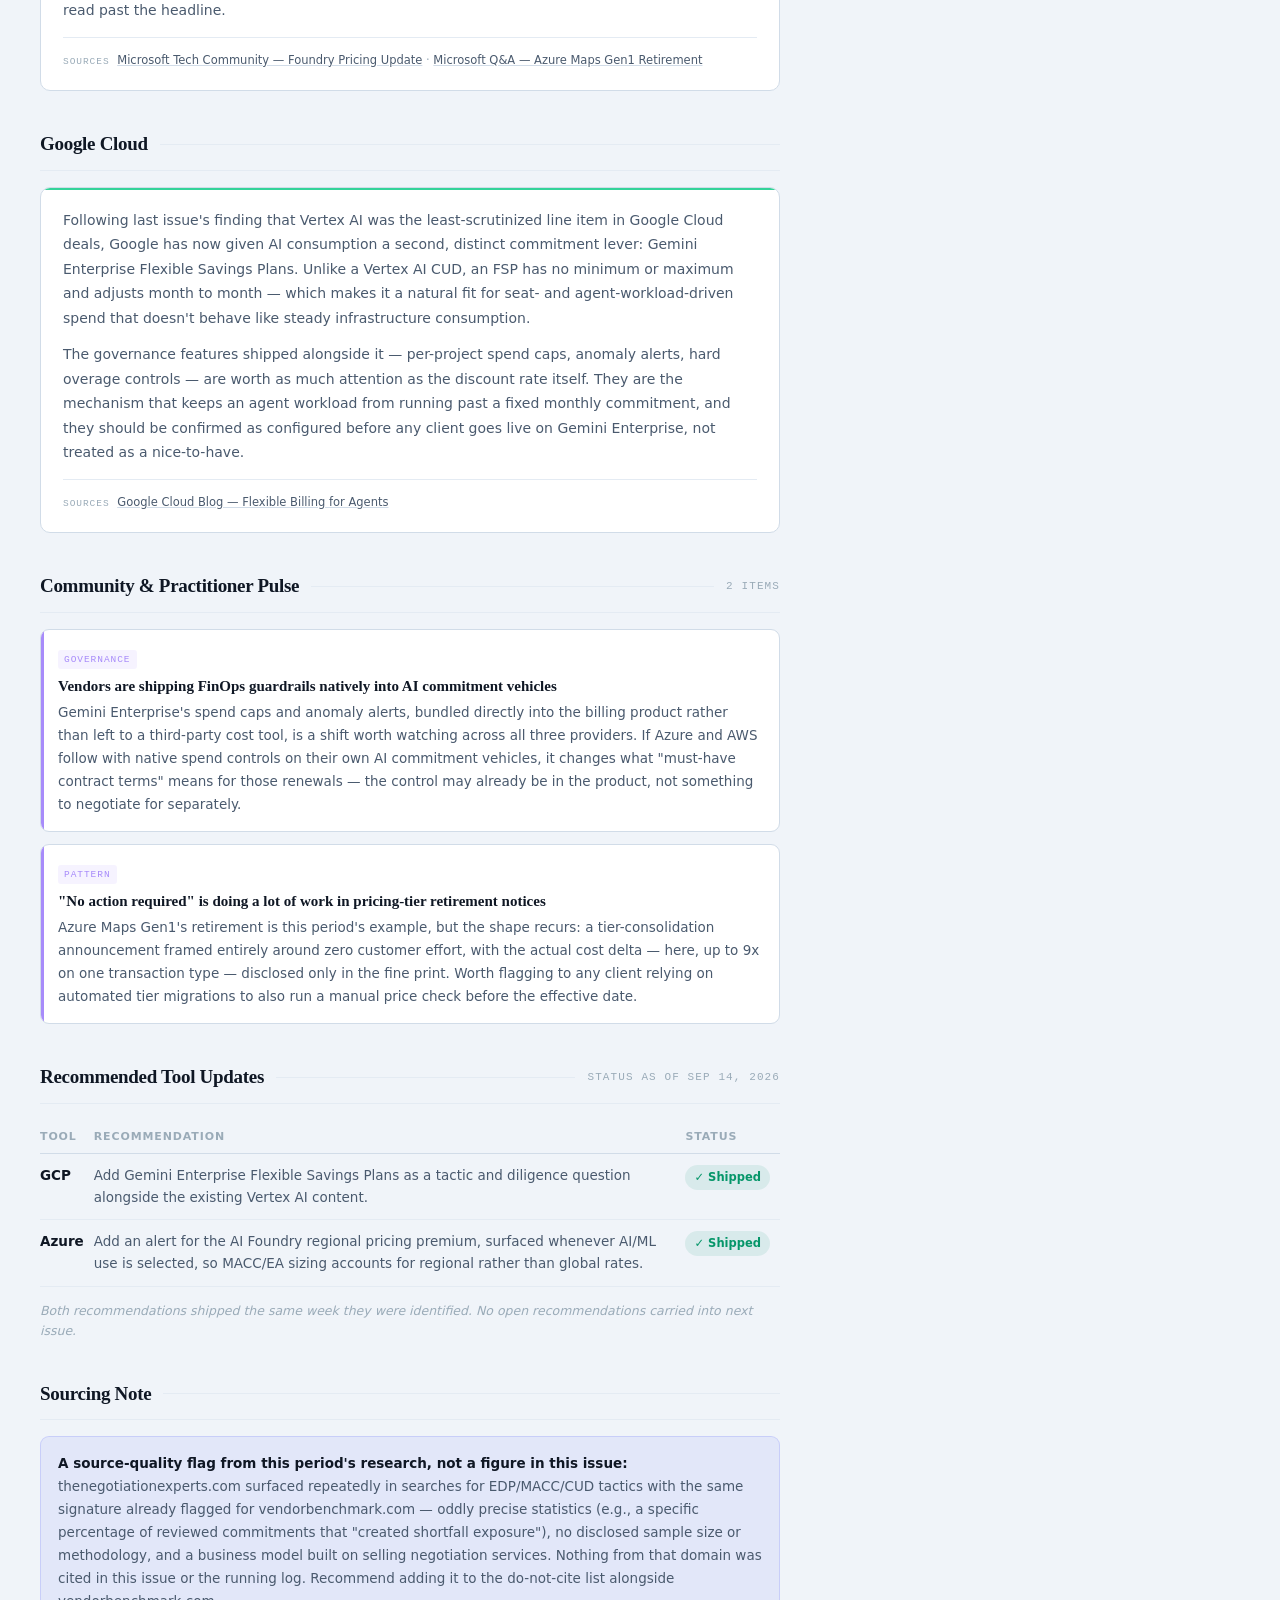
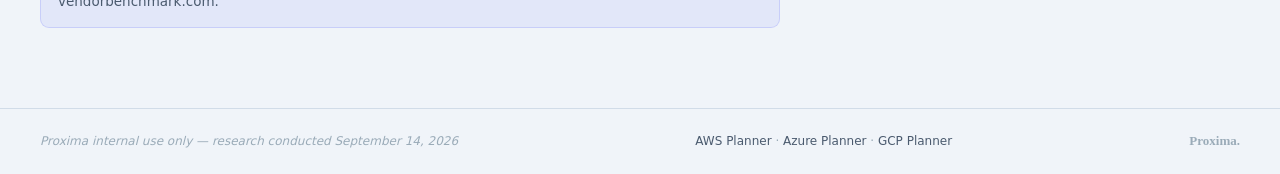
<file: digest/2026-09.html>
<!DOCTYPE html>
<html lang="en">
<head>
  <meta charset="UTF-8">
  <script async src="https://www.googletagmanager.com/gtag/js?id=G-N5E1D26WRG"></script>
  <script>window.dataLayer=window.dataLayer||[];function gtag(){dataLayer.push(arguments);}gtag('js',new Date());gtag('config','G-N5E1D26WRG');</script>
  <meta name="viewport" content="width=device-width, initial-scale=1.0">
  <title>Cloud Negotiation Research Digest — September 2026</title>
  <link rel="stylesheet" href="digest.css">
</head>
<body>

<header class="site-header">
  <div class="wordmark">Proxima<span>.</span></div>
  <div class="header-right">
    <a class="back-link" href="index.html">← All issues</a>
    <a class="back-link" href="../updates.html">Running log</a>
    <button class="theme-toggle" onclick="toggleTheme()">Toggle theme</button>
  </div>
</header>

<div class="masthead">
  <p class="masthead-eyebrow">Proxima Internal — Research Digest</p>
  <h1>Cloud Negotiation<br>Research Digest</h1>
  <p class="issue-date">Issue 03 · September 14, 2026</p>
  <p class="standfirst">Where the three hyperscalers moved this period, what practitioners are reporting, and what it changes about how we advise a renewal.</p>
</div>

<div class="issue">

  <!-- WHAT'S NEW -->
  <section class="section">
    <div class="section-head">
      <h2>What's New</h2>
      <div class="section-rule"></div>
      <span class="section-note">3 items</span>
    </div>
    <ul class="item-list">

      <li class="item gcp">
        <span class="item-tag">GCP</span>
        <h3>Gemini Enterprise gets its own commitment vehicle: Flexible Savings Plans</h3>
        <p>Separate from Vertex AI CUDs, Google introduced Flexible Savings Plans (FSPs) for Gemini Enterprise — 10% off token costs on a 1-year term, 20% on a 3-year term, no minimum or maximum spend, drawn down against an existing Google Cloud EA. The same update shipped pay-as-you-go pricing, per-project spend caps, and anomaly alerts for agent workloads, with a "deferred execution" discount of up to 50% for off-peak work coming soon. — <a class="src-link" href="https://cloud.google.com/blog/products/ai-machine-learning/flexible-billing-and-cost-controls-for-agents-on-google-cloud" target="_blank" rel="noopener">Google Cloud Blog →</a></p>
      </li>

      <li class="item azure">
        <span class="item-tag">Azure</span>
        <h3>Azure AI Foundry adds a regional pricing premium, effective Sept 1</h3>
        <p>Global pricing for Foundry model deployments is unchanged, but the EU Data Zone now prices 9% above Global, other regional deployments outside the US run 7–16% above Global, and a new APAC Data Zone launches at 20% above Global. Microsoft frames it as the cost of delivering AI within a specific geography at high availability. — <a class="src-link" href="https://techcommunity.microsoft.com/blog/azure-ai-foundry-blog/microsoft-foundry-model-deployment-pricing-update/4535385" target="_blank" rel="noopener">Microsoft Tech Community →</a></p>
      </li>

      <li class="item azure">
        <span class="item-tag">Azure</span>
        <h3>Azure Maps Gen1 tier retires Sept 15 — up to a 9x increase for stragglers</h3>
        <p>Any account still on the Gen1 (Standard S0/S1) tier auto-migrates to Gen2 on September 15 with no action required — but Gen2 prices some transaction types far higher: geocoding moves from $0.50 to $4.50 per 1,000 transactions, an 800% increase, with no functionality change. — <a class="src-link" href="https://learn.microsoft.com/en-us/answers/questions/1377213/retirement-announcement-azure-maps-gen1-price-tier" target="_blank" rel="noopener">Microsoft Q&amp;A →</a></p>
      </li>

    </ul>
  </section>

  <!-- AWS -->
  <section class="section">
    <div class="section-head">
      <h2>AWS</h2>
      <div class="section-rule"></div>
    </div>
    <div class="provider aws">
      <p>Quiet period. Nothing surfaced this cycle that changes discount ranges, thresholds, or negotiation mechanics beyond what Issue 02 already covered — the PPA rebrand and the July GPU price hike remain the operative facts for any AWS renewal in flight.</p>
      <div class="sources">
        <span class="sources-label">Sources</span>
        <span style="color:var(--text-3);">No new primary-sourced AWS items this period</span>
      </div>
    </div>
  </section>

  <!-- AZURE -->
  <section class="section">
    <div class="section-head">
      <h2>Azure</h2>
      <div class="section-rule"></div>
    </div>
    <div class="provider azure">
      <p>Two distinct pricing moves this period, both effective in the first half of September. The AI Foundry regional premium is the one with real commitment-sizing consequences: any client running Azure OpenAI or Foundry model deployments pinned to the EU or APAC for compliance or latency reasons is now paying 7–20% above the global rate card on that specific consumption, and a MACC or EA sized off the global rate will understate it.</p>
      <p>The Azure Maps retirement is narrower in scope but useful as a pattern to keep watching for: a "no action required" auto-migration notice that quietly lands as an 800% increase on one transaction type. It is the same shape as the EA-to-MCA-E price-lock gap flagged last issue — a change framed as administrative that is, in practice, a material cost event for whoever doesn't read past the headline.</p>
      <div class="sources">
        <span class="sources-label">Sources</span>
        <a href="https://techcommunity.microsoft.com/blog/azure-ai-foundry-blog/microsoft-foundry-model-deployment-pricing-update/4535385" target="_blank" rel="noopener">Microsoft Tech Community — Foundry Pricing Update</a> ·
        <a href="https://learn.microsoft.com/en-us/answers/questions/1377213/retirement-announcement-azure-maps-gen1-price-tier" target="_blank" rel="noopener">Microsoft Q&amp;A — Azure Maps Gen1 Retirement</a>
      </div>
    </div>
  </section>

  <!-- GCP -->
  <section class="section">
    <div class="section-head">
      <h2>Google Cloud</h2>
      <div class="section-rule"></div>
    </div>
    <div class="provider gcp">
      <p>Following last issue's finding that Vertex AI was the least-scrutinized line item in Google Cloud deals, Google has now given AI consumption a second, distinct commitment lever: Gemini Enterprise Flexible Savings Plans. Unlike a Vertex AI CUD, an FSP has no minimum or maximum and adjusts month to month — which makes it a natural fit for seat- and agent-workload-driven spend that doesn't behave like steady infrastructure consumption.</p>
      <p>The governance features shipped alongside it — per-project spend caps, anomaly alerts, hard overage controls — are worth as much attention as the discount rate itself. They are the mechanism that keeps an agent workload from running past a fixed monthly commitment, and they should be confirmed as configured before any client goes live on Gemini Enterprise, not treated as a nice-to-have.</p>
      <div class="sources">
        <span class="sources-label">Sources</span>
        <a href="https://cloud.google.com/blog/products/ai-machine-learning/flexible-billing-and-cost-controls-for-agents-on-google-cloud" target="_blank" rel="noopener">Google Cloud Blog — Flexible Billing for Agents</a>
      </div>
    </div>
  </section>

  <!-- PRACTITIONER PULSE -->
  <section class="section">
    <div class="section-head">
      <h2>Community &amp; Practitioner Pulse</h2>
      <div class="section-rule"></div>
      <span class="section-note">2 items</span>
    </div>
    <ul class="item-list">

      <li class="item">
        <span class="item-tag">Governance</span>
        <h3>Vendors are shipping FinOps guardrails natively into AI commitment vehicles</h3>
        <p>Gemini Enterprise's spend caps and anomaly alerts, bundled directly into the billing product rather than left to a third-party cost tool, is a shift worth watching across all three providers. If Azure and AWS follow with native spend controls on their own AI commitment vehicles, it changes what "must-have contract terms" means for those renewals — the control may already be in the product, not something to negotiate for separately.</p>
      </li>

      <li class="item">
        <span class="item-tag">Pattern</span>
        <h3>"No action required" is doing a lot of work in pricing-tier retirement notices</h3>
        <p>Azure Maps Gen1's retirement is this period's example, but the shape recurs: a tier-consolidation announcement framed entirely around zero customer effort, with the actual cost delta — here, up to 9x on one transaction type — disclosed only in the fine print. Worth flagging to any client relying on automated tier migrations to also run a manual price check before the effective date.</p>
      </li>

    </ul>
  </section>

  <!-- TOOL UPDATES -->
  <section class="section">
    <div class="section-head">
      <h2>Recommended Tool Updates</h2>
      <div class="section-rule"></div>
      <span class="section-note">Status as of Sep 14, 2026</span>
    </div>
    <div class="backlog-wrap">
      <table class="backlog">
        <thead>
          <tr><th>Tool</th><th>Recommendation</th><th>Status</th></tr>
        </thead>
        <tbody>
          <tr>
            <td>GCP</td>
            <td>Add Gemini Enterprise Flexible Savings Plans as a tactic and diligence question alongside the existing Vertex AI content.</td>
            <td><span class="status shipped">✓ Shipped</span></td>
          </tr>
          <tr>
            <td>Azure</td>
            <td>Add an alert for the AI Foundry regional pricing premium, surfaced whenever AI/ML use is selected, so MACC/EA sizing accounts for regional rather than global rates.</td>
            <td><span class="status shipped">✓ Shipped</span></td>
          </tr>
        </tbody>
      </table>
    </div>
    <p style="margin-top:14px;font-size:12.5px;color:var(--text-3);font-style:italic;">Both recommendations shipped the same week they were identified. No open recommendations carried into next issue.</p>
  </section>

  <!-- SOURCING NOTE -->
  <section class="section">
    <div class="section-head">
      <h2>Sourcing Note</h2>
      <div class="section-rule"></div>
    </div>
    <div class="callout">
      <strong>A source-quality flag from this period's research, not a figure in this issue:</strong> thenegotiationexperts.com surfaced repeatedly in searches for EDP/MACC/CUD tactics with the same signature already flagged for vendorbenchmark.com — oddly precise statistics (e.g., a specific percentage of reviewed commitments that "created shortfall exposure"), no disclosed sample size or methodology, and a business model built on selling negotiation services. Nothing from that domain was cited in this issue or the running log. Recommend adding it to the do-not-cite list alongside vendorbenchmark.com.
    </div>
  </section>

</div>

<footer class="site-footer">
  <p>Proxima internal use only — research conducted September 14, 2026</p>
  <div class="footer-links">
    <a href="https://tools.briansavesbillions.com/aws-negotiation-planner/" target="_blank" rel="noopener">AWS Planner</a> ·
    <a href="https://tools.briansavesbillions.com/azure-negotiation-planner/" target="_blank" rel="noopener">Azure Planner</a> ·
    <a href="https://tools.briansavesbillions.com/gcp-negotiation-planner/" target="_blank" rel="noopener">GCP Planner</a>
  </div>
  <div class="footer-wordmark">Proxima.</div>
</footer>

<script>
function toggleTheme() {
  const root = document.documentElement;
  root.setAttribute('data-theme', root.getAttribute('data-theme') === 'dark' ? 'light' : 'dark');
}
</script>
</body>
</html>
</file>
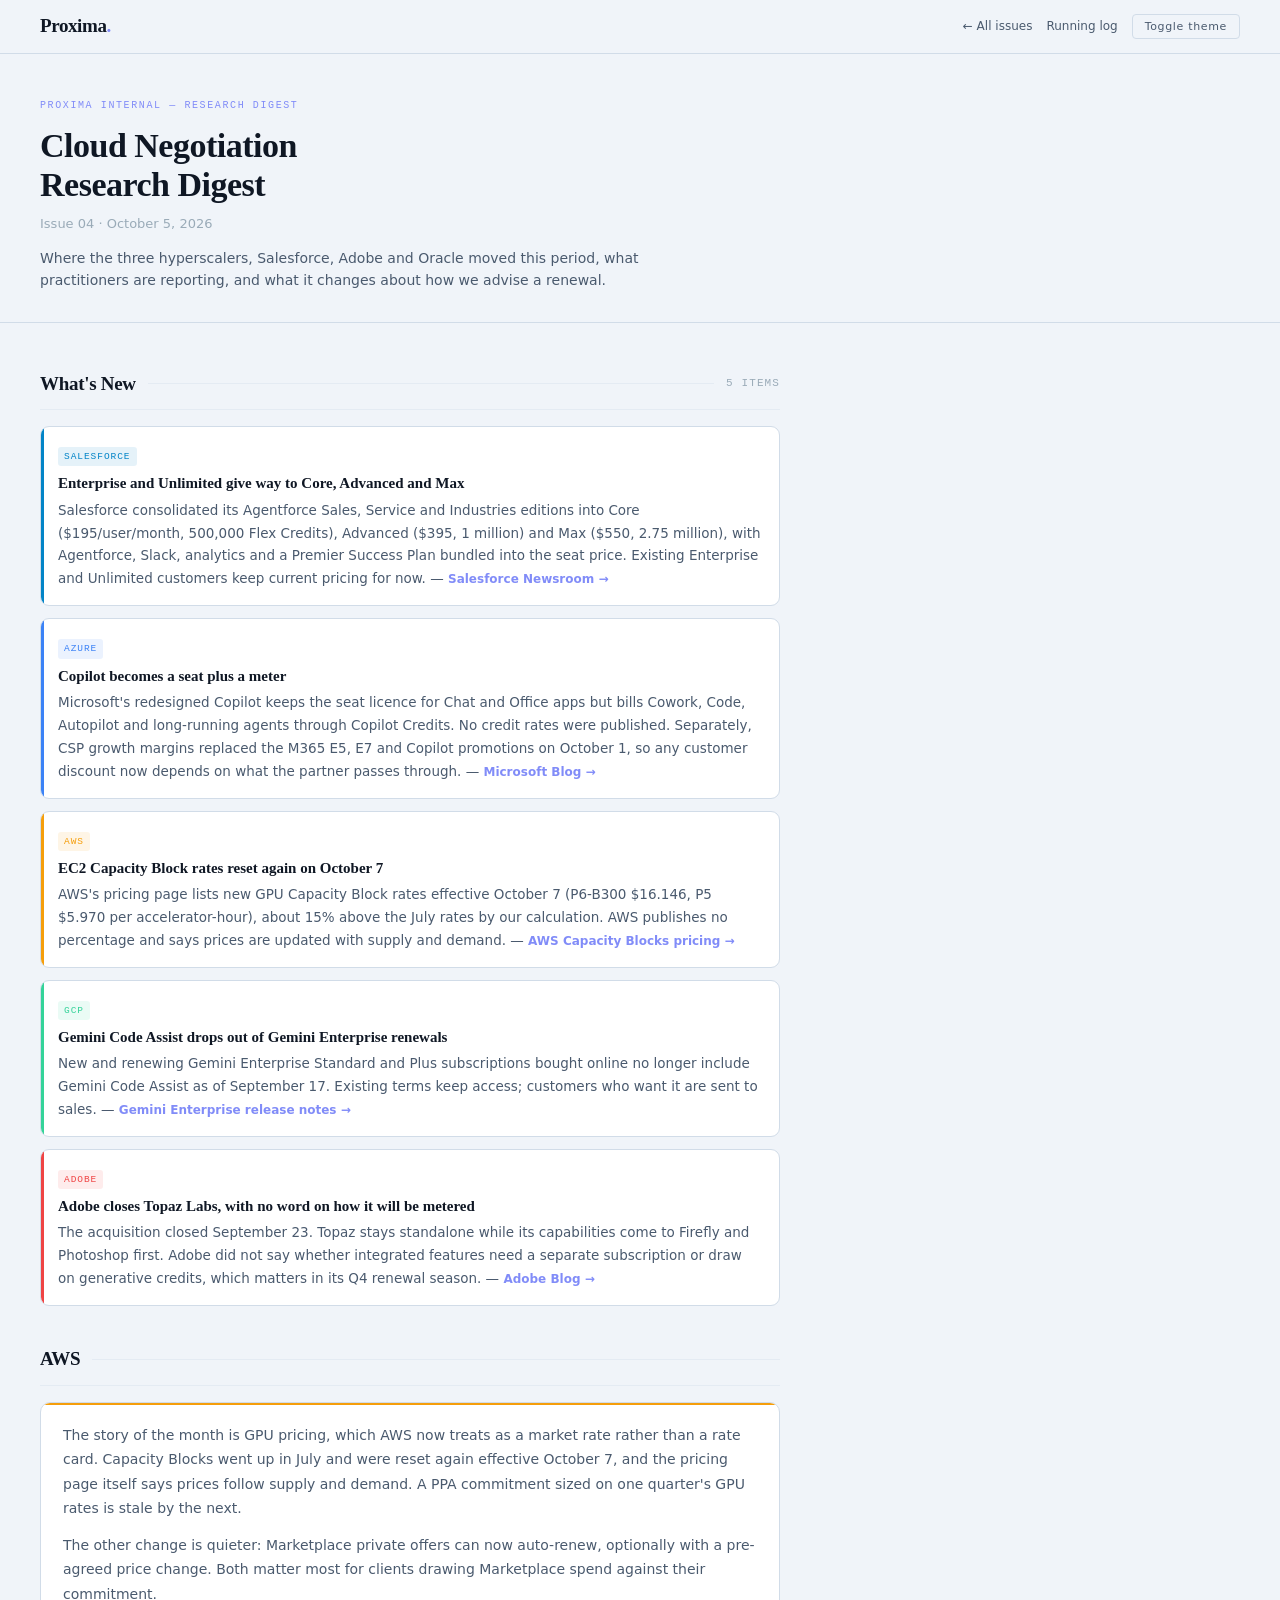
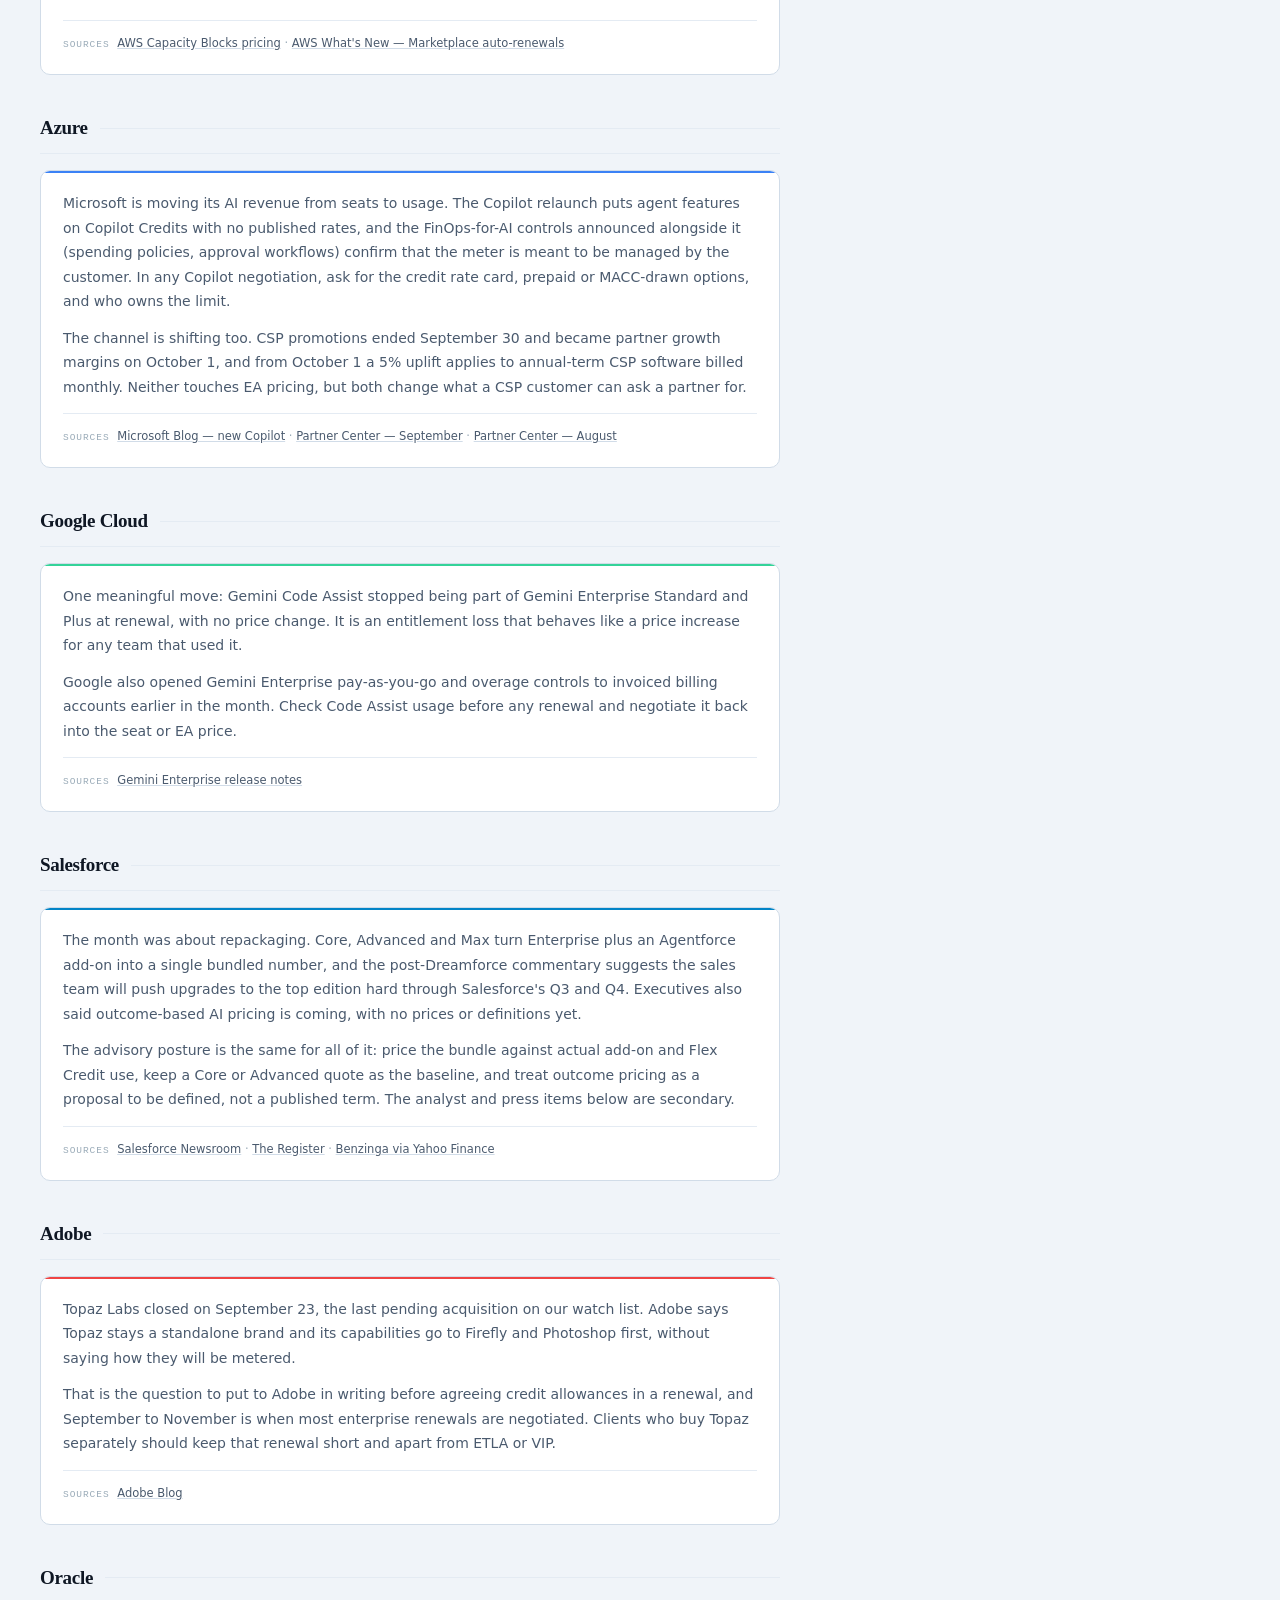
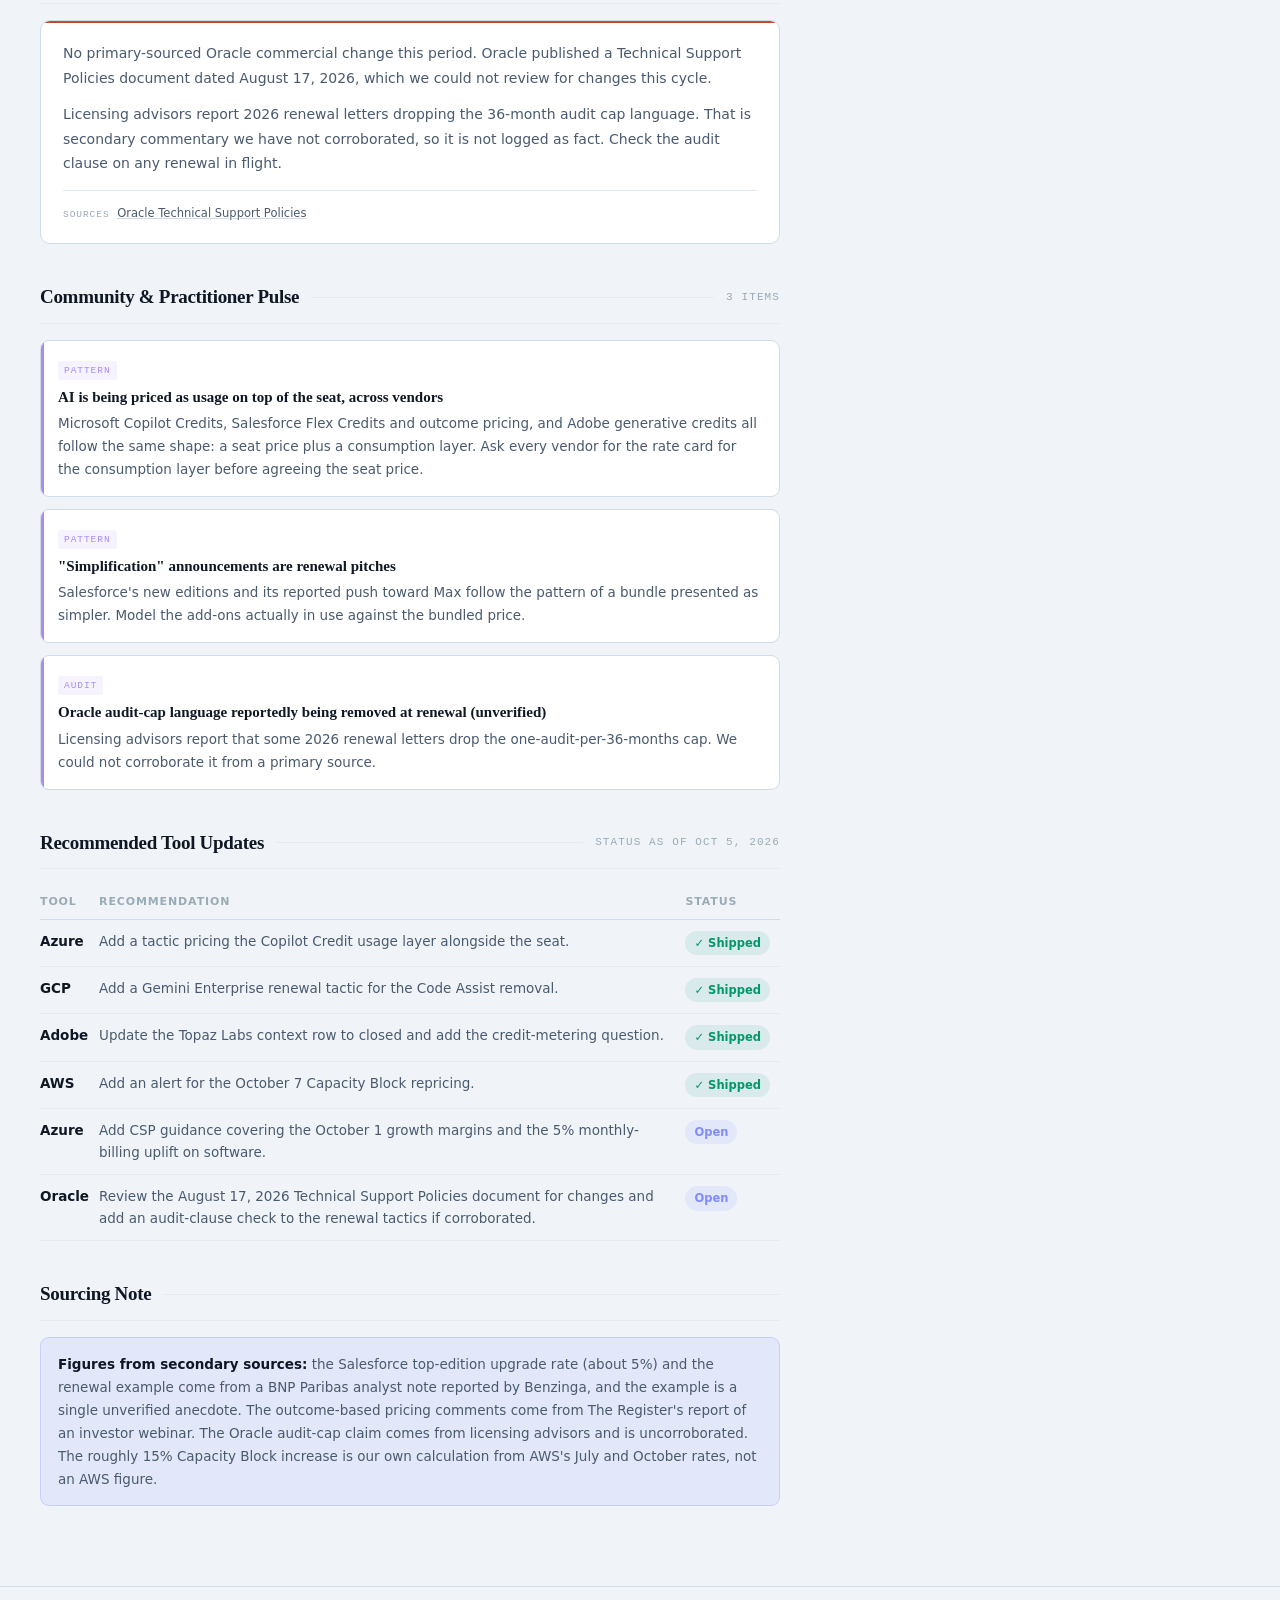
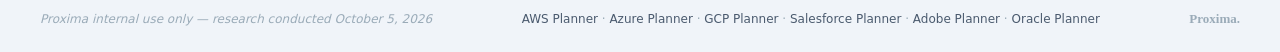
<file: digest/2026-10.html>
<!DOCTYPE html>
<html lang="en">
<head>
  <meta charset="UTF-8">
  <script async src="https://www.googletagmanager.com/gtag/js?id=G-N5E1D26WRG"></script>
  <script>window.dataLayer=window.dataLayer||[];function gtag(){dataLayer.push(arguments);}gtag('js',new Date());gtag('config','G-N5E1D26WRG');</script>
  <meta name="viewport" content="width=device-width, initial-scale=1.0">
  <title>Cloud Negotiation Research Digest — October 2026</title>
  <link rel="stylesheet" href="digest.css">
</head>
<body>

<header class="site-header">
  <div class="wordmark">Proxima<span>.</span></div>
  <div class="header-right">
    <a class="back-link" href="index.html">← All issues</a>
    <a class="back-link" href="../updates.html">Running log</a>
    <button class="theme-toggle" onclick="toggleTheme()">Toggle theme</button>
  </div>
</header>

<div class="masthead">
  <p class="masthead-eyebrow">Proxima Internal — Research Digest</p>
  <h1>Cloud Negotiation<br>Research Digest</h1>
  <p class="issue-date">Issue 04 · October 5, 2026</p>
  <p class="standfirst">Where the three hyperscalers, Salesforce, Adobe and Oracle moved this period, what practitioners are reporting, and what it changes about how we advise a renewal.</p>
</div>

<div class="issue">

  <!-- WHAT'S NEW -->
  <section class="section">
    <div class="section-head">
      <h2>What's New</h2>
      <div class="section-rule"></div>
      <span class="section-note">5 items</span>
    </div>
    <ul class="item-list">

      <li class="item salesforce">
        <span class="item-tag">Salesforce</span>
        <h3>Enterprise and Unlimited give way to Core, Advanced and Max</h3>
        <p>Salesforce consolidated its Agentforce Sales, Service and Industries editions into Core ($195/user/month, 500,000 Flex Credits), Advanced ($395, 1 million) and Max ($550, 2.75 million), with Agentforce, Slack, analytics and a Premier Success Plan bundled into the seat price. Existing Enterprise and Unlimited customers keep current pricing for now. — <a class="src-link" href="https://www.salesforce.com/news/stories/salesforce-simplifies-editions-2026/" target="_blank" rel="noopener">Salesforce Newsroom →</a></p>
      </li>

      <li class="item azure">
        <span class="item-tag">Azure</span>
        <h3>Copilot becomes a seat plus a meter</h3>
        <p>Microsoft's redesigned Copilot keeps the seat licence for Chat and Office apps but bills Cowork, Code, Autopilot and long-running agents through Copilot Credits. No credit rates were published. Separately, CSP growth margins replaced the M365 E5, E7 and Copilot promotions on October 1, so any customer discount now depends on what the partner passes through. — <a class="src-link" href="https://blogs.microsoft.com/blog/2026/09/25/introducing-the-new-copilot-with-home-code-and-autopilot/" target="_blank" rel="noopener">Microsoft Blog →</a></p>
      </li>

      <li class="item aws">
        <span class="item-tag">AWS</span>
        <h3>EC2 Capacity Block rates reset again on October 7</h3>
        <p>AWS's pricing page lists new GPU Capacity Block rates effective October 7 (P6-B300 $16.146, P5 $5.970 per accelerator-hour), about 15% above the July rates by our calculation. AWS publishes no percentage and says prices are updated with supply and demand. — <a class="src-link" href="https://aws.amazon.com/ec2/capacityblocks/pricing/" target="_blank" rel="noopener">AWS Capacity Blocks pricing →</a></p>
      </li>

      <li class="item gcp">
        <span class="item-tag">GCP</span>
        <h3>Gemini Code Assist drops out of Gemini Enterprise renewals</h3>
        <p>New and renewing Gemini Enterprise Standard and Plus subscriptions bought online no longer include Gemini Code Assist as of September 17. Existing terms keep access; customers who want it are sent to sales. — <a class="src-link" href="https://docs.cloud.google.com/gemini/enterprise/docs/release-notes" target="_blank" rel="noopener">Gemini Enterprise release notes →</a></p>
      </li>

      <li class="item adobe">
        <span class="item-tag">Adobe</span>
        <h3>Adobe closes Topaz Labs, with no word on how it will be metered</h3>
        <p>The acquisition closed September 23. Topaz stays standalone while its capabilities come to Firefly and Photoshop first. Adobe did not say whether integrated features need a separate subscription or draw on generative credits, which matters in its Q4 renewal season. — <a class="src-link" href="https://blog.adobe.com/en/publish/2026/09/23/adobe-completes-acquisition-of-topaz-labs" target="_blank" rel="noopener">Adobe Blog →</a></p>
      </li>

    </ul>
  </section>

  <!-- AWS -->
  <section class="section">
    <div class="section-head">
      <h2>AWS</h2>
      <div class="section-rule"></div>
    </div>
    <div class="provider aws">
      <p>The story of the month is GPU pricing, which AWS now treats as a market rate rather than a rate card. Capacity Blocks went up in July and were reset again effective October 7, and the pricing page itself says prices follow supply and demand. A PPA commitment sized on one quarter's GPU rates is stale by the next.</p>
      <p>The other change is quieter: Marketplace private offers can now auto-renew, optionally with a pre-agreed price change. Both matter most for clients drawing Marketplace spend against their commitment.</p>
      <div class="sources">
        <span class="sources-label">Sources</span>
        <a href="https://aws.amazon.com/ec2/capacityblocks/pricing/" target="_blank" rel="noopener">AWS Capacity Blocks pricing</a> ·
        <a href="https://aws.amazon.com/about-aws/whats-new/2026/09/aws-marketplace-auto-renewals-for-private-offers/" target="_blank" rel="noopener">AWS What's New — Marketplace auto-renewals</a>
      </div>
    </div>
  </section>

  <!-- AZURE -->
  <section class="section">
    <div class="section-head">
      <h2>Azure</h2>
      <div class="section-rule"></div>
    </div>
    <div class="provider azure">
      <p>Microsoft is moving its AI revenue from seats to usage. The Copilot relaunch puts agent features on Copilot Credits with no published rates, and the FinOps-for-AI controls announced alongside it (spending policies, approval workflows) confirm that the meter is meant to be managed by the customer. In any Copilot negotiation, ask for the credit rate card, prepaid or MACC-drawn options, and who owns the limit.</p>
      <p>The channel is shifting too. CSP promotions ended September 30 and became partner growth margins on October 1, and from October 1 a 5% uplift applies to annual-term CSP software billed monthly. Neither touches EA pricing, but both change what a CSP customer can ask a partner for.</p>
      <div class="sources">
        <span class="sources-label">Sources</span>
        <a href="https://blogs.microsoft.com/blog/2026/09/25/introducing-the-new-copilot-with-home-code-and-autopilot/" target="_blank" rel="noopener">Microsoft Blog — new Copilot</a> ·
        <a href="https://learn.microsoft.com/en-us/partner-center/announcements/2026-september" target="_blank" rel="noopener">Partner Center — September</a> ·
        <a href="https://learn.microsoft.com/en-us/partner-center/announcements/2026-august" target="_blank" rel="noopener">Partner Center — August</a>
      </div>
    </div>
  </section>

  <!-- GCP -->
  <section class="section">
    <div class="section-head">
      <h2>Google Cloud</h2>
      <div class="section-rule"></div>
    </div>
    <div class="provider gcp">
      <p>One meaningful move: Gemini Code Assist stopped being part of Gemini Enterprise Standard and Plus at renewal, with no price change. It is an entitlement loss that behaves like a price increase for any team that used it.</p>
      <p>Google also opened Gemini Enterprise pay-as-you-go and overage controls to invoiced billing accounts earlier in the month. Check Code Assist usage before any renewal and negotiate it back into the seat or EA price.</p>
      <div class="sources">
        <span class="sources-label">Sources</span>
        <a href="https://docs.cloud.google.com/gemini/enterprise/docs/release-notes" target="_blank" rel="noopener">Gemini Enterprise release notes</a>
      </div>
    </div>
  </section>

  <!-- SALESFORCE -->
  <section class="section">
    <div class="section-head">
      <h2>Salesforce</h2>
      <div class="section-rule"></div>
    </div>
    <div class="provider salesforce">
      <p>The month was about repackaging. Core, Advanced and Max turn Enterprise plus an Agentforce add-on into a single bundled number, and the post-Dreamforce commentary suggests the sales team will push upgrades to the top edition hard through Salesforce's Q3 and Q4. Executives also said outcome-based AI pricing is coming, with no prices or definitions yet.</p>
      <p>The advisory posture is the same for all of it: price the bundle against actual add-on and Flex Credit use, keep a Core or Advanced quote as the baseline, and treat outcome pricing as a proposal to be defined, not a published term. The analyst and press items below are secondary.</p>
      <div class="sources">
        <span class="sources-label">Sources</span>
        <a href="https://www.salesforce.com/news/stories/salesforce-simplifies-editions-2026/" target="_blank" rel="noopener">Salesforce Newsroom</a> ·
        <a href="https://www.theregister.com/software/2026/09/21/salesforce-wants-to-charge-for-ai-outcomes-but-first-it-needs-to-figure-out-how/5297402" target="_blank" rel="noopener">The Register</a> ·
        <a href="https://finance.yahoo.com/markets/stocks/articles/agentforce-triggers-renewal-surge-sparking-102117886.html" target="_blank" rel="noopener">Benzinga via Yahoo Finance</a>
      </div>
    </div>
  </section>

  <!-- ADOBE -->
  <section class="section">
    <div class="section-head">
      <h2>Adobe</h2>
      <div class="section-rule"></div>
    </div>
    <div class="provider adobe">
      <p>Topaz Labs closed on September 23, the last pending acquisition on our watch list. Adobe says Topaz stays a standalone brand and its capabilities go to Firefly and Photoshop first, without saying how they will be metered.</p>
      <p>That is the question to put to Adobe in writing before agreeing credit allowances in a renewal, and September to November is when most enterprise renewals are negotiated. Clients who buy Topaz separately should keep that renewal short and apart from ETLA or VIP.</p>
      <div class="sources">
        <span class="sources-label">Sources</span>
        <a href="https://blog.adobe.com/en/publish/2026/09/23/adobe-completes-acquisition-of-topaz-labs" target="_blank" rel="noopener">Adobe Blog</a>
      </div>
    </div>
  </section>

  <!-- ORACLE -->
  <section class="section">
    <div class="section-head">
      <h2>Oracle</h2>
      <div class="section-rule"></div>
    </div>
    <div class="provider oracle">
      <p>No primary-sourced Oracle commercial change this period. Oracle published a Technical Support Policies document dated August 17, 2026, which we could not review for changes this cycle.</p>
      <p>Licensing advisors report 2026 renewal letters dropping the 36-month audit cap language. That is secondary commentary we have not corroborated, so it is not logged as fact. Check the audit clause on any renewal in flight.</p>
      <div class="sources">
        <span class="sources-label">Sources</span>
        <a href="https://www.oracle.com/contracts/docs/057419.pdf" target="_blank" rel="noopener">Oracle Technical Support Policies</a>
      </div>
    </div>
  </section>

  <!-- PRACTITIONER PULSE -->
  <section class="section">
    <div class="section-head">
      <h2>Community &amp; Practitioner Pulse</h2>
      <div class="section-rule"></div>
      <span class="section-note">3 items</span>
    </div>
    <ul class="item-list">

      <li class="item">
        <span class="item-tag">Pattern</span>
        <h3>AI is being priced as usage on top of the seat, across vendors</h3>
        <p>Microsoft Copilot Credits, Salesforce Flex Credits and outcome pricing, and Adobe generative credits all follow the same shape: a seat price plus a consumption layer. Ask every vendor for the rate card for the consumption layer before agreeing the seat price.</p>
      </li>

      <li class="item">
        <span class="item-tag">Pattern</span>
        <h3>"Simplification" announcements are renewal pitches</h3>
        <p>Salesforce's new editions and its reported push toward Max follow the pattern of a bundle presented as simpler. Model the add-ons actually in use against the bundled price.</p>
      </li>

      <li class="item">
        <span class="item-tag">Audit</span>
        <h3>Oracle audit-cap language reportedly being removed at renewal (unverified)</h3>
        <p>Licensing advisors report that some 2026 renewal letters drop the one-audit-per-36-months cap. We could not corroborate it from a primary source.</p>
      </li>

    </ul>
  </section>

  <!-- TOOL UPDATES -->
  <section class="section">
    <div class="section-head">
      <h2>Recommended Tool Updates</h2>
      <div class="section-rule"></div>
      <span class="section-note">Status as of Oct 5, 2026</span>
    </div>
    <div class="backlog-wrap">
      <table class="backlog">
        <thead>
          <tr><th>Tool</th><th>Recommendation</th><th>Status</th></tr>
        </thead>
        <tbody>
          <tr>
            <td>Azure</td>
            <td>Add a tactic pricing the Copilot Credit usage layer alongside the seat.</td>
            <td><span class="status shipped">✓ Shipped</span></td>
          </tr>
          <tr>
            <td>GCP</td>
            <td>Add a Gemini Enterprise renewal tactic for the Code Assist removal.</td>
            <td><span class="status shipped">✓ Shipped</span></td>
          </tr>
          <tr>
            <td>Adobe</td>
            <td>Update the Topaz Labs context row to closed and add the credit-metering question.</td>
            <td><span class="status shipped">✓ Shipped</span></td>
          </tr>
          <tr>
            <td>AWS</td>
            <td>Add an alert for the October 7 Capacity Block repricing.</td>
            <td><span class="status shipped">✓ Shipped</span></td>
          </tr>
          <tr>
            <td>Azure</td>
            <td>Add CSP guidance covering the October 1 growth margins and the 5% monthly-billing uplift on software.</td>
            <td><span class="status open">Open</span></td>
          </tr>
          <tr>
            <td>Oracle</td>
            <td>Review the August 17, 2026 Technical Support Policies document for changes and add an audit-clause check to the renewal tactics if corroborated.</td>
            <td><span class="status open">Open</span></td>
          </tr>
        </tbody>
      </table>
    </div>
  </section>

  <!-- SOURCING NOTE -->
  <section class="section">
    <div class="section-head">
      <h2>Sourcing Note</h2>
      <div class="section-rule"></div>
    </div>
    <div class="callout">
      <strong>Figures from secondary sources:</strong> the Salesforce top-edition upgrade rate (about 5%) and the renewal example come from a BNP Paribas analyst note reported by Benzinga, and the example is a single unverified anecdote. The outcome-based pricing comments come from The Register's report of an investor webinar. The Oracle audit-cap claim comes from licensing advisors and is uncorroborated. The roughly 15% Capacity Block increase is our own calculation from AWS's July and October rates, not an AWS figure.
    </div>
  </section>

</div>

<footer class="site-footer">
  <p>Proxima internal use only — research conducted October 5, 2026</p>
  <div class="footer-links">
    <a href="https://tools.briansavesbillions.com/aws-negotiation-planner/" target="_blank" rel="noopener">AWS Planner</a> ·
    <a href="https://tools.briansavesbillions.com/azure-negotiation-planner/" target="_blank" rel="noopener">Azure Planner</a> ·
    <a href="https://tools.briansavesbillions.com/gcp-negotiation-planner/" target="_blank" rel="noopener">GCP Planner</a> ·
    <a href="https://tools.briansavesbillions.com/salesforce-negotiation-planner/" target="_blank" rel="noopener">Salesforce Planner</a> ·
    <a href="https://tools.briansavesbillions.com/adobe-negotiation-planner/" target="_blank" rel="noopener">Adobe Planner</a> ·
    <a href="https://tools.briansavesbillions.com/oracle-negotiation-planner/" target="_blank" rel="noopener">Oracle Planner</a>
  </div>
  <div class="footer-wordmark">Proxima.</div>
</footer>

<script>
function toggleTheme() {
  const root = document.documentElement;
  root.setAttribute('data-theme', root.getAttribute('data-theme') === 'dark' ? 'light' : 'dark');
}
</script>
</body>
</html>
</file>
<file: digest/digest.css>
/* ============================================================
   Proxima — Cloud Negotiation Research Digest
   Shared stylesheet for the digest index and all issues.
   ============================================================ */

:root {
  --bg:#F0F4F9; --surface:#FFFFFF; --card:#FFFFFF; --card-hover:#F7F9FC;
  --border:#D1DCE8; --border-sub:#E4EBF3; --text:#0F1724; --text-2:#4A5A6E; --text-3:#9AABB8;
  --proxima:#818CF8; --proxima-dim:rgba(129,140,248,.12);
  --aws:#F59E0B;   --aws-dim:rgba(245,158,11,.1);
  --azure:#3B82F6; --azure-dim:rgba(59,130,246,.1);
  --gcp:#34D399;   --gcp-dim:rgba(52,211,153,.1);
  --multi:#A78BFA; --multi-dim:rgba(167,139,250,.1);
  --salesforce:#0284C7; --salesforce-dim:rgba(2,132,199,.1);
  --adobe:#EF4444; --adobe-dim:rgba(239,68,68,.1);
  --oracle:#C74634; --oracle-dim:rgba(199,70,52,.1);
  --sap:#0070F2; --sap-dim:rgba(0,112,242,.1);
  --ok:#059669;    --ok-dim:rgba(5,150,105,.1);
}
@media (prefers-color-scheme: dark) {
  :root:not([data-theme="light"]) {
    --bg:#080D16; --surface:#0F1724; --card:#111B2B; --card-hover:#152235;
    --border:#1E2D42; --border-sub:#162030; --text:#E8EFF8; --text-2:#7D8FA3; --text-3:#3E5068;
    --ok:#34D399; --ok-dim:rgba(52,211,153,.1);
  }
}
:root[data-theme="dark"] {
  --bg:#080D16; --surface:#0F1724; --card:#111B2B; --card-hover:#152235;
  --border:#1E2D42; --border-sub:#162030; --text:#E8EFF8; --text-2:#7D8FA3; --text-3:#3E5068;
  --ok:#34D399; --ok-dim:rgba(52,211,153,.1);
}
:root[data-theme="light"] {
  --bg:#F0F4F9; --surface:#FFFFFF; --card:#FFFFFF; --card-hover:#F7F9FC;
  --border:#D1DCE8; --border-sub:#E4EBF3; --text:#0F1724; --text-2:#4A5A6E; --text-3:#9AABB8;
  --ok:#059669; --ok-dim:rgba(5,150,105,.1);
}

*, *::before, *::after { box-sizing:border-box; margin:0; padding:0; }
body { background:var(--bg); color:var(--text); font-family:'Segoe UI',system-ui,-apple-system,sans-serif; font-size:15px; line-height:1.6; min-height:100vh; }
a { color:inherit; text-decoration:none; }

/* AUTH GATE */

/* HEADER */
.site-header { border-bottom:1px solid var(--border);padding:0 40px;display:flex;align-items:center;justify-content:space-between;height:54px; }
.wordmark { font-family:Georgia,serif;font-size:19px;font-weight:700;letter-spacing:-.4px; }
.wordmark span { color:var(--proxima); }
.header-right { display:flex;align-items:center;gap:14px;flex-wrap:wrap; }
.back-link { font-size:12px;color:var(--text-2); }
.back-link:hover { color:var(--text); }
.theme-toggle { background:none;border:1px solid var(--border);color:var(--text-2);cursor:pointer;padding:5px 12px;font-size:11px;letter-spacing:.06em;font-family:inherit;border-radius:4px; }
.theme-toggle:hover { border-color:var(--text-2);color:var(--text); }

/* MASTHEAD */
.masthead { padding:44px 40px 30px;border-bottom:1px solid var(--border); }
.masthead-eyebrow { font-family:'Courier New',monospace;font-size:10px;letter-spacing:.16em;text-transform:uppercase;color:var(--proxima);margin-bottom:12px; }
.masthead h1 { font-family:Georgia,serif;font-size:clamp(24px,3vw,34px);font-weight:700;line-height:1.15;letter-spacing:-.5px;margin-bottom:10px;text-wrap:balance; }
.masthead .issue-date { font-size:13px;color:var(--text-3);font-variant-numeric:tabular-nums; }
.masthead p.standfirst { font-size:14px;color:var(--text-2);max-width:620px;margin-top:12px; }

/* BODY */
.issue { padding:8px 40px 80px;max-width:820px; }
@media(max-width:640px) { .masthead { padding:30px 20px 22px; } .issue { padding:8px 20px 60px; } .site-header { padding:0 20px; } .site-footer { padding:20px !important; } }

.section { margin-top:38px; }
.section-head { display:flex;align-items:center;gap:12px;margin-bottom:16px;padding-bottom:10px;border-bottom:1px solid var(--border-sub); }
.section-head h2 { font-family:Georgia,serif;font-size:19px;font-weight:700;letter-spacing:-.3px; }
.section-rule { flex:1;height:1px;background:var(--border-sub); }
.section-note { font-size:11px;color:var(--text-3);font-family:'Courier New',monospace;letter-spacing:.1em;text-transform:uppercase; }

.item-list { list-style:none;display:flex;flex-direction:column;gap:12px; }
.item { background:var(--card);border:1px solid var(--border);border-radius:9px;padding:15px 17px;position:relative;overflow:hidden; }
.item::before { content:'';position:absolute;top:0;left:0;bottom:0;width:3px;background:var(--multi); }
.item.aws::before   { background:var(--aws); }
.item.azure::before { background:var(--azure); }
.item.gcp::before   { background:var(--gcp); }
.item.salesforce::before { background:var(--salesforce); }
.item.adobe::before { background:var(--adobe); }
.item.oracle::before { background:var(--oracle); }
.item.sap::before { background:var(--sap); }
.item-tag { font-family:'Courier New',monospace;font-size:9.5px;letter-spacing:.1em;text-transform:uppercase;padding:2px 6px;border-radius:3px;background:var(--multi-dim);color:var(--multi);margin-bottom:7px;display:inline-block; }
.item.aws   .item-tag { background:var(--aws-dim);color:var(--aws); }
.item.azure .item-tag { background:var(--azure-dim);color:var(--azure); }
.item.gcp   .item-tag { background:var(--gcp-dim);color:var(--gcp); }
.item.salesforce .item-tag { background:var(--salesforce-dim);color:var(--salesforce); }
.item.adobe .item-tag { background:var(--adobe-dim);color:var(--adobe); }
.item.oracle .item-tag { background:var(--oracle-dim);color:var(--oracle); }
.item.sap .item-tag { background:var(--sap-dim);color:var(--sap); }
.item h3 { font-family:Georgia,serif;font-size:15px;font-weight:700;line-height:1.35;margin-bottom:5px; }
.item p { font-size:13.5px;color:var(--text-2);line-height:1.7; }

/* PROVIDER NARRATIVE */
.provider { background:var(--card);border:1px solid var(--border);border-radius:10px;padding:20px 22px;position:relative;overflow:hidden; }
.provider::before { content:'';position:absolute;top:0;left:0;right:0;height:2px; }
.provider.aws::before   { background:var(--aws); }
.provider.azure::before { background:var(--azure); }
.provider.gcp::before   { background:var(--gcp); }
.provider.salesforce::before { background:var(--salesforce); }
.provider.adobe::before { background:var(--adobe); }
.provider.oracle::before { background:var(--oracle); }
.provider.sap::before { background:var(--sap); }
.provider p { font-size:14px;color:var(--text-2);line-height:1.75; }
.provider p + p { margin-top:12px; }
.provider strong { color:var(--text); }

.sources { margin-top:14px;padding-top:12px;border-top:1px solid var(--border-sub);font-size:11.5px;color:var(--text-3);line-height:1.8; }
.sources a { color:var(--text-2);text-decoration:underline;text-decoration-color:var(--border); }
.sources a:hover { color:var(--proxima);text-decoration-color:var(--proxima); }
.sources-label { font-family:'Courier New',monospace;letter-spacing:.1em;text-transform:uppercase;font-size:9.5px;color:var(--text-3);margin-right:4px; }

.src-link { color:var(--proxima);font-size:12px;font-weight:600;text-decoration:none;white-space:nowrap; }
.src-link:hover { text-decoration:underline; }

/* BACKLOG TABLE */
.backlog { width:100%;border-collapse:collapse;font-size:13.5px; }
.backlog thead th { text-align:left;padding:8px 10px 8px 0;color:var(--text-3);font-weight:600;font-size:11px;letter-spacing:.08em;text-transform:uppercase;border-bottom:1px solid var(--border); }
.backlog tbody td { padding:11px 10px 11px 0;border-bottom:1px solid var(--border-sub);color:var(--text-2);vertical-align:top; }
.backlog tbody td:first-child { color:var(--text);font-weight:600;white-space:nowrap; }
.status { display:inline-flex;align-items:center;gap:5px;font-size:11.5px;font-weight:700;padding:3px 9px;border-radius:20px;white-space:nowrap; }
.status.shipped { background:var(--ok-dim);color:var(--ok); }
.status.open    { background:var(--proxima-dim);color:var(--proxima); }
.backlog-wrap { overflow-x:auto; }

/* CALLOUT */
.callout { background:var(--proxima-dim);border:1px solid rgba(129,140,248,.28);border-radius:9px;padding:15px 17px;font-size:13.5px;color:var(--text-2);line-height:1.7; }
.callout strong { color:var(--text); }

/* FOOTER */
.site-footer { border-top:1px solid var(--border);padding:22px 40px;display:flex;align-items:center;justify-content:space-between;flex-wrap:wrap;gap:10px; }
.site-footer p { font-size:12px;color:var(--text-3);font-style:italic; }
.footer-links { font-size:12px;color:var(--text-3); }
.footer-links a { color:var(--text-2); }
.footer-links a:hover { color:var(--proxima); }
.footer-wordmark { font-family:Georgia,serif;font-size:13px;font-weight:700;color:var(--text-3); }
</file>
